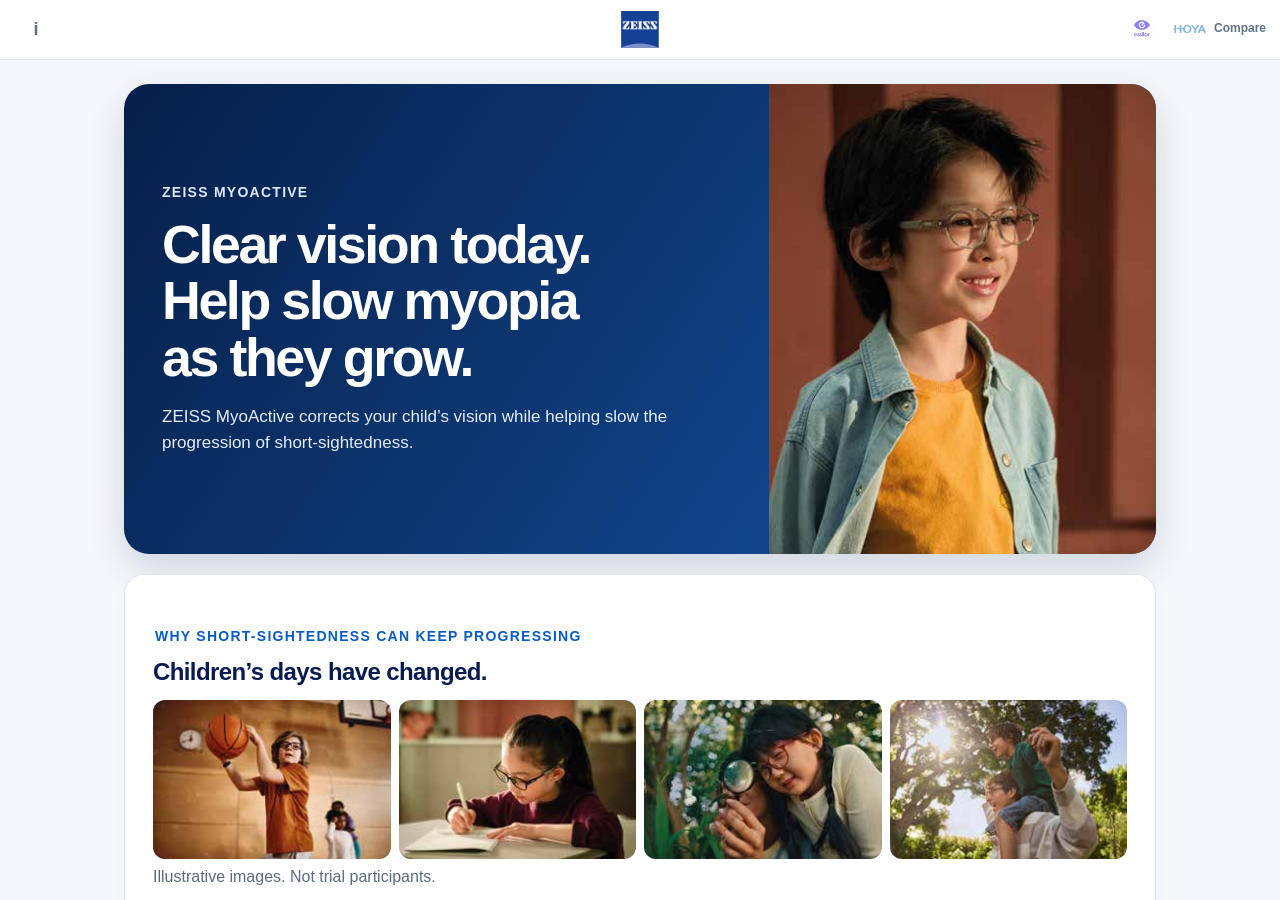
<file: index.html>
<!doctype html>
<html lang="en">
<head>
  <meta charset="utf-8">
  <meta name="viewport" content="width=device-width,initial-scale=1,viewport-fit=cover">
  <meta name="theme-color" content="#173a56">
  <meta name="maxiview-myopia-release" content="2026-11-25-r1.29-stable-selection">
  <title>Myopia Management · Maxiview</title>
  <meta name="description" content="Compare Essilor Stellest, HOYA MiYOSMART and ZEISS MyoActive lens choices at Maxiview Optometrist.">
  <link rel="stylesheet" href="hub.css">
  <link rel="stylesheet" href="model-themes.css">
  <script defer src="catalogues/hoya/catalogue-data.js"></script>
  <script defer src="catalogues/zeiss/catalogue-data.js"></script>
  <script defer src="catalogue-data.js"></script>
  <script defer src="consultation-copy.js"></script>
  <script defer src="hub.js"></script>
</head>
<body>
  <div class="hub-shell">
    <header class="hub-header">
      <h1 id="hubTitle" class="visually-hidden">Myopia management</h1>
      <button id="hubInfo" class="hub-info" type="button" aria-label="Product information">i</button>
      <button id="hubHome" class="hub-home" type="button" aria-label="Return to lens options" hidden>‹</button>
      <button id="activeBrandTitle" class="hub-active-brand" type="button" aria-label="ZEISS">
        <img id="activeBrandLogo" class="active-brand-logo" src="catalogues/zeiss/assets/zeiss-logo.png" alt="ZEISS">
      </button>
      <div id="compareBrandTitles" class="hub-compare-brands" role="group" aria-label="Open a brand catalogue" hidden>
        <button id="compare-title-stellest" class="compare-brand-title" type="button" data-brand-tab="stellest" aria-label="Open Essilor catalogue"><img class="active-brand-logo" src="catalogues/stellest/assets/essilor-logo.png" alt="Essilor"></button>
        <button id="compare-title-hoya" class="compare-brand-title" type="button" data-brand-tab="hoya" aria-label="Open HOYA catalogue"><img class="active-brand-logo" src="catalogues/hoya/assets/hoya-logo.png" alt="HOYA"></button>
        <button id="compare-title-zeiss" class="compare-brand-title" type="button" data-brand-tab="zeiss" aria-label="Open ZEISS catalogue"><img class="active-brand-logo" src="catalogues/zeiss/assets/zeiss-logo.png" alt="ZEISS"></button>
      </div>
      <nav class="hub-tabs" aria-label="Lens catalogues and comparison">
        <button id="tab-stellest" class="hub-tab brand-stellest" type="button" aria-controls="panel-stellest" data-tab="stellest" aria-label="Open Essilor catalogue"><img class="tab-brand-logo" src="catalogues/stellest/assets/essilor-logo.png" alt="Essilor"></button>
        <button id="tab-hoya" class="hub-tab brand-hoya" type="button" aria-controls="panel-hoya" data-tab="hoya" aria-label="Open HOYA catalogue"><img class="tab-brand-logo" src="catalogues/hoya/assets/hoya-logo.png" alt="HOYA"></button>
        <button id="tab-zeiss" class="hub-tab brand-zeiss" type="button" aria-controls="panel-zeiss" data-tab="zeiss" aria-label="Open ZEISS catalogue" hidden><img class="tab-brand-logo" src="catalogues/zeiss/assets/zeiss-logo.png" alt="ZEISS"></button>
        <button id="tab-compare" class="hub-tab" type="button" aria-controls="panel-compare" data-tab="compare">Compare</button>
      </nav>
    </header>
    <main class="hub-main">
      <section id="panel-stellest" class="brand-panel" role="tabpanel" aria-labelledby="tab-stellest"></section>
      <section id="panel-hoya" class="brand-panel" role="tabpanel" aria-labelledby="tab-hoya" hidden></section>
      <section id="panel-zeiss" class="brand-panel" role="tabpanel" aria-labelledby="tab-zeiss" hidden></section>
      <section id="panel-compare" class="comparison-panel" role="tabpanel" aria-labelledby="tab-compare" hidden>
        <div id="comparisonSticky" class="comparison-sticky-head" aria-hidden="true" hidden></div>
        <div id="comparisonContent" class="comparison-content" tabindex="0"><div id="comparisonBody"></div></div>
      </section>
    </main>
  </div>
  <div id="lensDialog" class="overlay" role="dialog" aria-modal="true" aria-labelledby="lensChooserTitle" aria-describedby="lensChooserHelp" hidden>
    <div class="dialog-sheet lens-sheet">
      <div class="dialog-head"><div><h2 id="lensChooserTitle" tabindex="-1">Choose a lens</h2><p id="lensChooserHelp"></p></div><button id="closeLensChooser" class="secondary-button" type="button" aria-label="Close lens chooser">×</button></div>
      <div id="lensChoices" class="lens-choices"></div>
      <div class="dialog-actions"><button id="cancelLensChooser" class="secondary-button" type="button">Cancel</button></div>
    </div>
  </div>
  <div id="frameDialog" class="overlay" role="dialog" aria-modal="true" aria-labelledby="frameTitle" hidden>
    <div class="dialog-sheet">
      <div class="dialog-head"><div><h2 id="frameTitle">Frame</h2><p id="frameIntro"></p></div><button id="closeFrame" class="secondary-button" type="button" aria-label="Close frame settings">×</button></div>
      <div class="frame-field"><label for="frameAmount">Frame</label><input id="frameAmount" type="number" inputmode="numeric" min="0" max="99999" step="1" placeholder="Not added"><button id="removeFrame" class="secondary-button" type="button" aria-label="Remove frame" title="Remove frame">✕</button></div>
      <button id="frameComplimentary" class="complimentary-button" type="button" aria-pressed="false">Make frame complimentary</button>
      <div class="dialog-total"><span>Frame</span><strong id="frameTotal">Not added</strong></div>
      <div class="dialog-actions"><button id="cancelFrame" class="secondary-button" type="button">Cancel</button><button id="saveFrame" class="primary-button" type="button">Apply frame</button></div>
    </div>
  </div>
  <div id="hubStatus" class="visually-hidden" role="status" aria-live="polite"></div>
  <div id="hubToast" class="hub-toast" role="status" aria-live="polite"></div>
  <noscript>This catalogue requires JavaScript to compare lenses and prepare labels.</noscript>
</body>
</html>
</file>
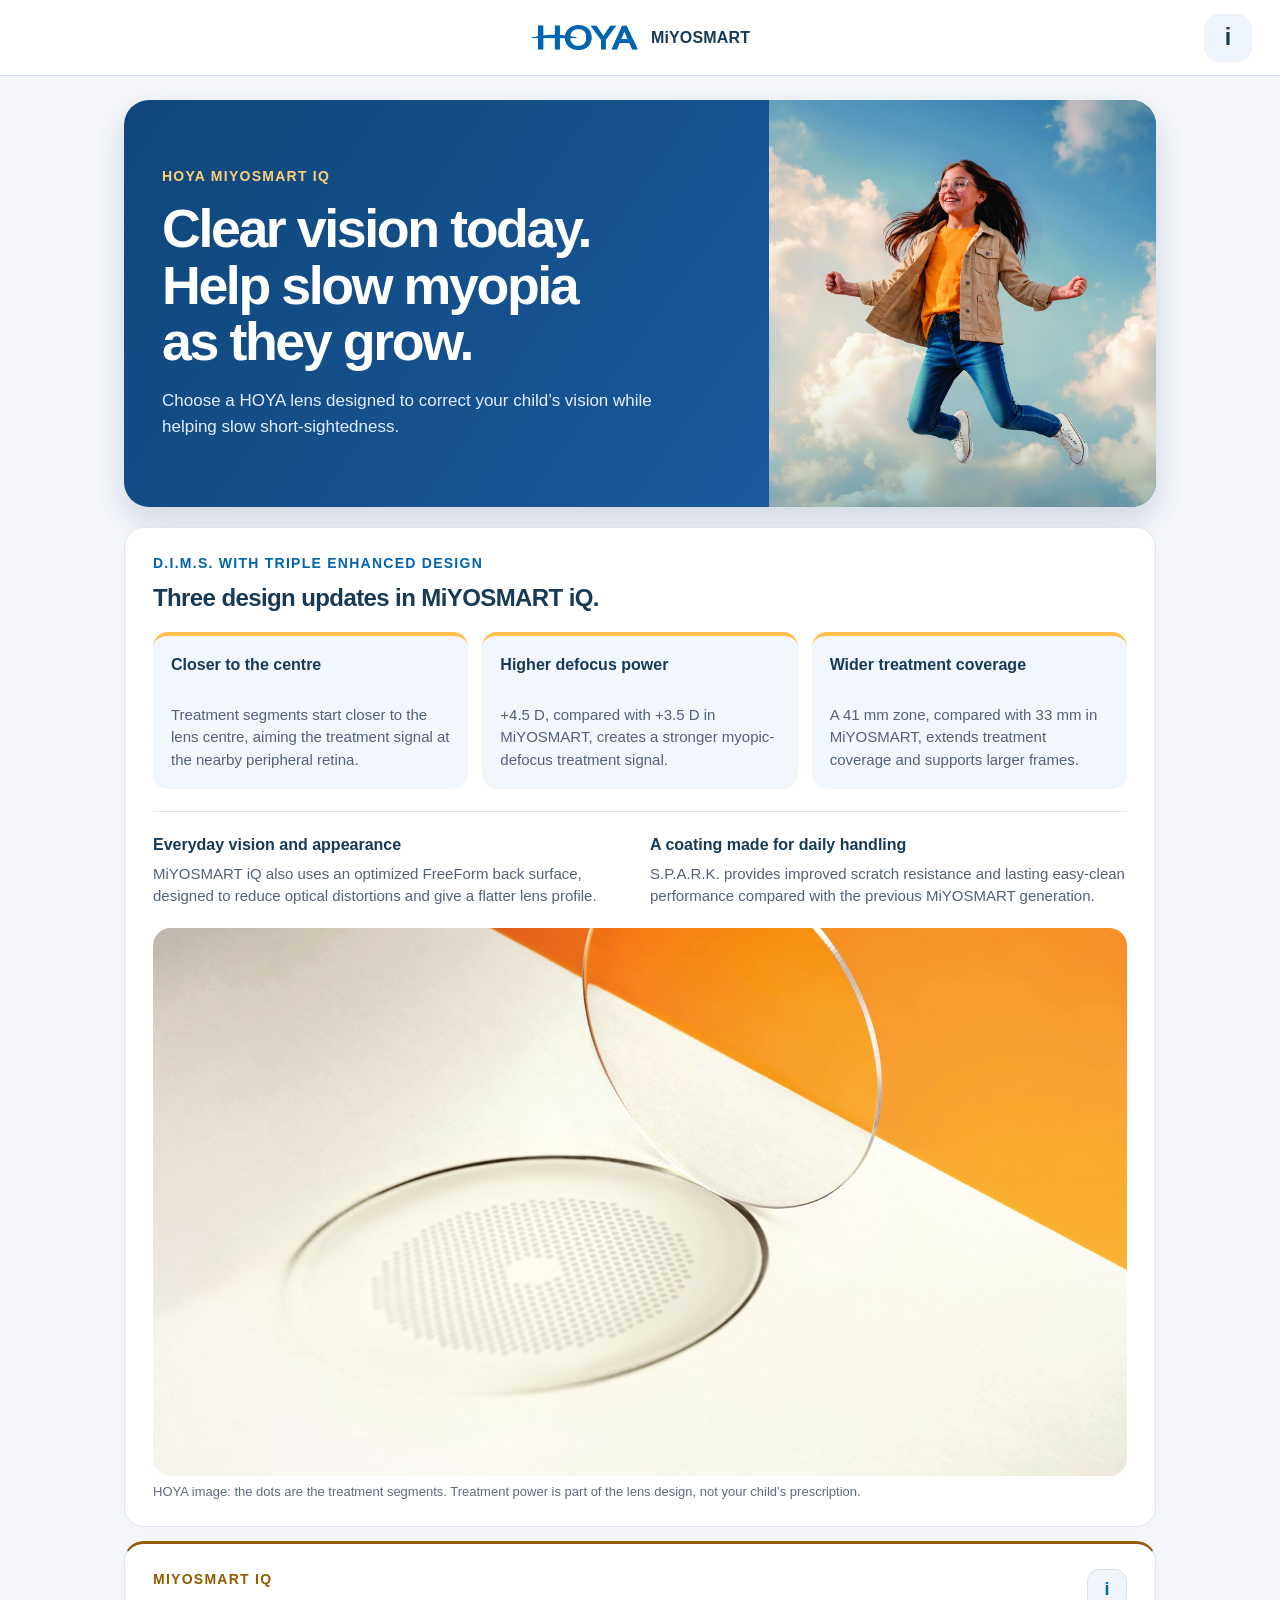
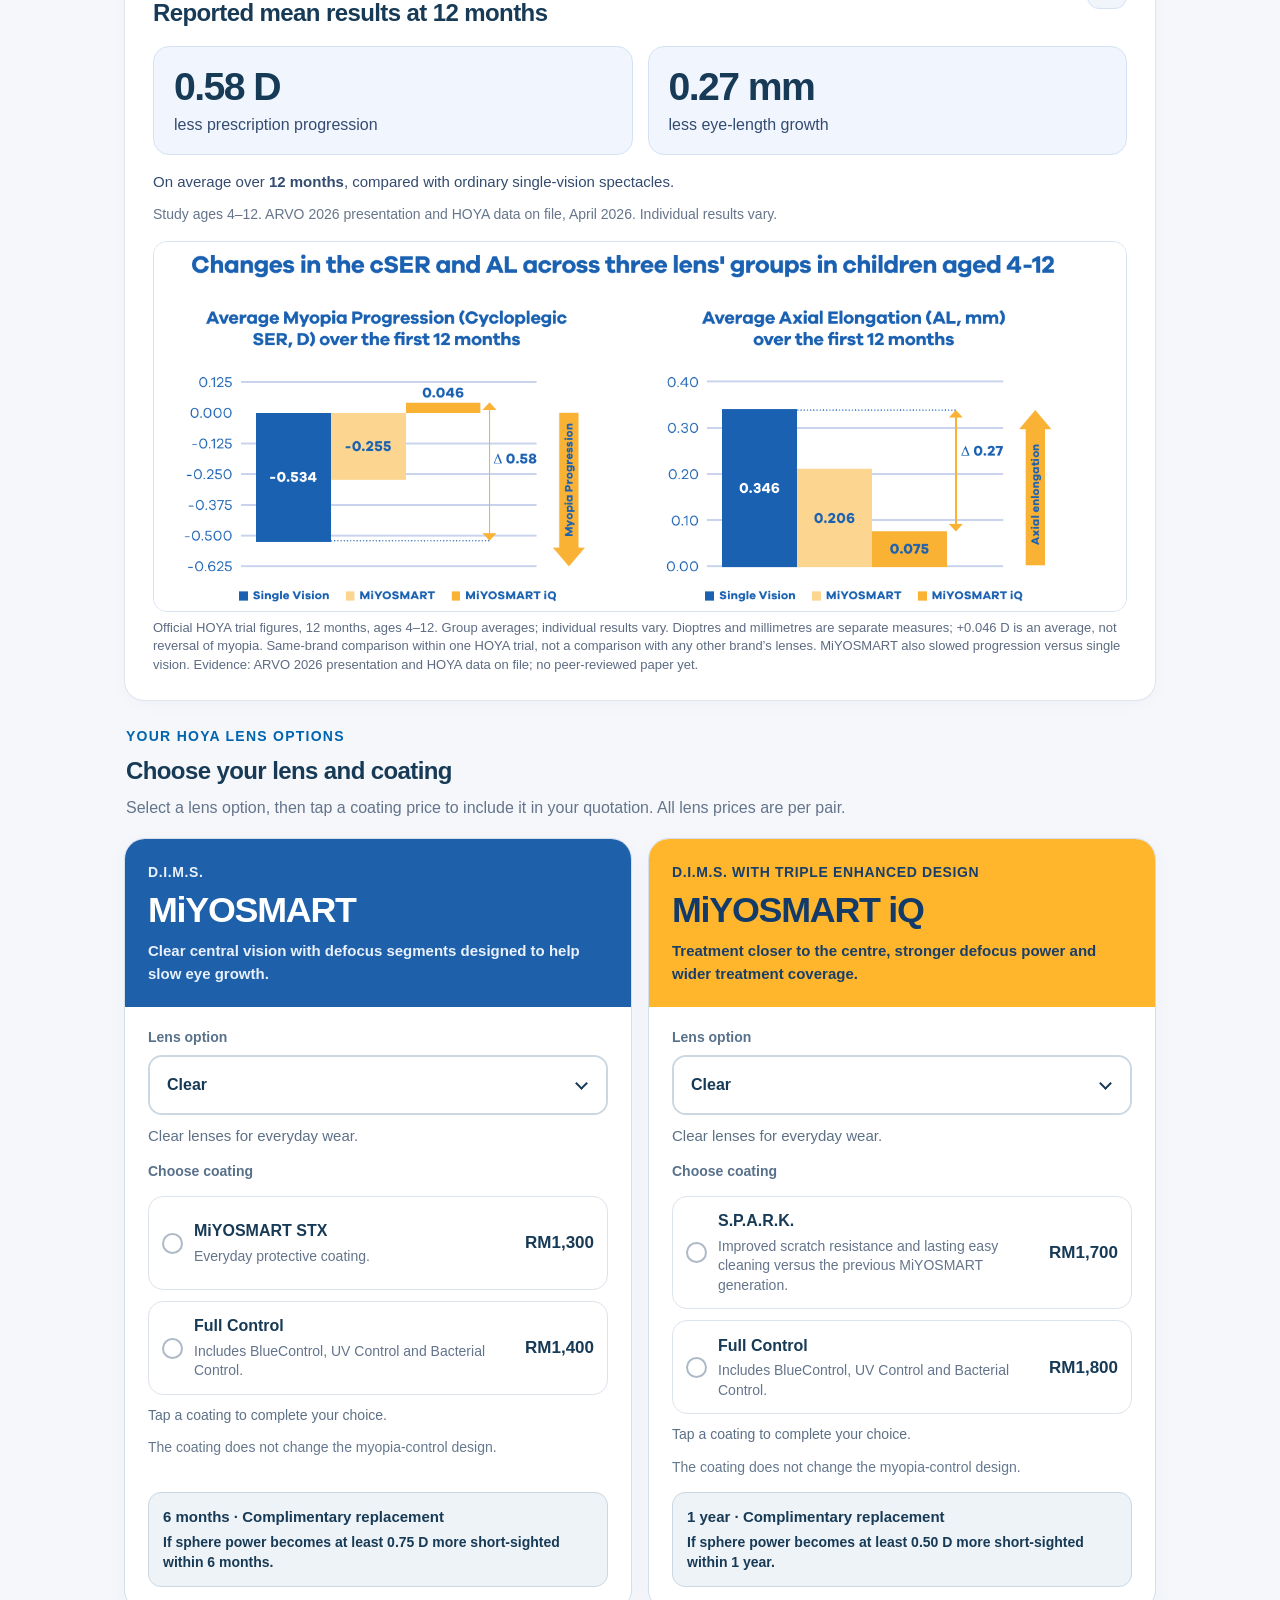
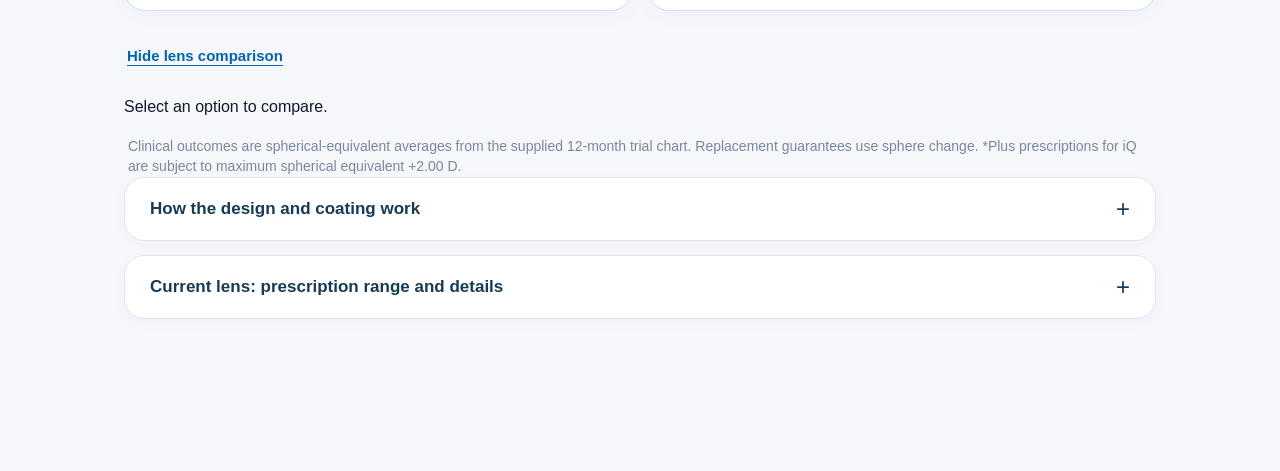
<file: catalogues/hoya/index.html>
<!doctype html>
<html lang="en">
<head>
  <meta charset="utf-8">
  <meta name="viewport" content="width=device-width,initial-scale=1,viewport-fit=cover">
  <meta name="theme-color" content="#0065af">
  <meta name="hoya-catalogue-release" content="2026-11-21-r1.6">
  <title>HOYA MiYOSMART · Maxiview</title>
  <meta name="description" content="HOYA MiYOSMART and MiYOSMART iQ consultation catalogue, lens coatings, biometry follow-up and quotation labels at Maxiview Optometrist.">
  <link rel="icon" href="assets/hoya-logo.png">
  <link rel="stylesheet" href="styles.css">
  <link rel="stylesheet" href="design.css">
  <link rel="stylesheet" href="../../model-themes.css">
  <link rel="stylesheet" href="../../print-feedback.css">
  <script defer src="catalogue-data.js"></script>
  <script defer src="comparison.js"></script>
  <script defer src="printer.js"></script>
  <script defer src="app.js"></script>
  <script defer src="../../bridge.js" data-brand="hoya"></script>
  <script defer src="../../print-feedback.js"></script>
</head>
<body>
  <header class="topbar">
    <button id="homeButton" class="icon-button invisible" type="button" aria-label="Return to HOYA lens options" onclick="goHome()">‹</button>
    <div class="topbar-brand"><img class="brand-logo" src="assets/hoya-logo.png" alt="HOYA"><span>MiYOSMART</span></div>
    <button class="icon-button" type="button" aria-label="Product information" onclick="openInfo()">i</button>
  </header>
  <main id="app" class="app"></main>

  <div id="frameOverlay" class="overlay" role="dialog" aria-modal="true" aria-labelledby="frameTitle" onclick="overlayClick(event,'frameOverlay')">
    <div class="sheet">
      <div class="sheet-head">
        <div><h2 id="frameTitle">Frame</h2><p>Enter the frame amount.</p></div>
        <button class="close-button" type="button" aria-label="Close" onclick="closeOverlay('frameOverlay')">×</button>
      </div>
      <div id="frameDisplay" class="frame-display">RM 0</div>
      <div class="keypad" aria-label="Frame keypad">
        <button type="button" onclick="frameKey('1')">1</button><button type="button" onclick="frameKey('2')">2</button><button type="button" onclick="frameKey('3')">3</button>
        <button type="button" onclick="frameKey('4')">4</button><button type="button" onclick="frameKey('5')">5</button><button type="button" onclick="frameKey('6')">6</button>
        <button type="button" onclick="frameKey('7')">7</button><button type="button" onclick="frameKey('8')">8</button><button type="button" onclick="frameKey('9')">9</button>
        <button type="button" onclick="frameKey('clear')">Clear</button><button type="button" onclick="frameKey('0')">0</button><button type="button" onclick="frameKey('back')">⌫</button>
      </div>
      <div class="sheet-actions">
        <button class="secondary-button" type="button" onclick="closeOverlay('frameOverlay')">Cancel</button>
        <button class="primary-button" type="button" onclick="confirmFrame()">Add frame</button>
      </div>
    </div>
  </div>

  <div id="infoOverlay" class="overlay" role="dialog" aria-modal="true" aria-labelledby="infoTitle" onclick="overlayClick(event,'infoOverlay')">
    <div class="sheet">
      <div class="sheet-head"><div><h2 id="infoTitle">About HOYA MiYOSMART</h2><p>Lens design, evidence and replacement terms.</p></div><button class="close-button" type="button" aria-label="Close information" onclick="closeOverlay('infoOverlay')">×</button></div>
      <div class="brochure-section" aria-label="Brochures and references">
        <p class="evidence-links"><a href="assets/hoya-clinical-evidence.pdf" target="_blank" rel="noopener">View HOYA clinical summary and references</a></p>
        <p class="evidence-links"><a href="assets/hoya-original-brochure.pdf" target="_blank" rel="noopener">Original HOYA trade brochure</a></p>
      </div>
      <div class="info-list">
        <div class="info-item"><strong>MiYOSMART iQ: 12-month results</strong>0.58 D less prescription progression and 0.27 mm less eye-length growth on average versus ordinary single-vision spectacles. Prescription progression was measured as cycloplegic spherical equivalent. Study ages 4–12. Results presented at ARVO 2026; HOYA data on file, April 2026. Individual results vary.</div>
        <div class="info-item"><strong>Understanding the two outcomes</strong>Dioptres (D) describe the change in short-sighted prescription; millimetres (mm) describe how much the eye grew in length. These are different outcomes, rather than a single treatment score.</div>
        <div class="info-item"><strong>What the 9-in-10 result means</strong>HOYA reports that 9 in 10 children aged 4–12 showed no clinically relevant myopia progression over the first 12 months of iQ wear. The brochure defines clinically relevant progression as spherical-equivalent refraction becoming at least 0.50 D more short-sighted. This threshold does not mean zero change or that every child stopped progressing. Individual results vary.</div>
        <div class="info-item"><strong>About the evidence</strong>The supplied HOYA brochure cites conference presentations and HOYA data on file. It states that a peer-reviewed publication will follow. Long-term D.I.M.S. platform research is background evidence and is not automatically an iQ trial.</div>
        <div class="info-item"><strong>MiYOSMART: figures from the same trial chart</strong>The reported mean spherical-equivalent changes were −0.255 D with MiYOSMART versus −0.534 D with single vision. Axial elongation was 0.206 mm versus 0.346 mm. The comparison table shows calculated differences of 0.28 D and 0.14 mm, rounded from this chart.</div>
        <div class="info-item"><strong>Triple Enhanced Design in iQ</strong>Treatment closer to the centre is intended to deliver the myopic-defocus signal to the near-peripheral retina. Higher defocus power strengthens that optical signal, and a larger zone extends treatment coverage, including for larger frames. iQ has a 6.9 mm clear zone, 41 mm treatment zone and +4.5 D defocus power; MiYOSMART has 9.4 mm, 33 mm and +3.5 D respectively. Defocus power is a treatment-design feature, not the child’s prescription.</div>
        <div class="info-item"><strong>FreeForm back surface: vision and profile</strong>iQ has an optimized aspherical back-surface design shaped using FreeForm technology, intended to reduce optical aberrations and provide a flatter lens profile. HOYA reports up to 10% lower edge thickness compared with a standard spectacle lens in its April 2026 technical data. The size of the benefit depends on the lens and prescription; it is not a promise for every pair. FreeForm is included for iQ in the brochure’s availability table.</div>
        <div class="info-item"><strong>S.P.A.R.K.: coating test results</strong>HOYA reports 50% greater scratch resistance and 5× greater water resistance than the previous MiYOSMART generation, based on its technical testing. The brochure references S.P.A.R.K. technical results from May 2026 and the STX MiYOSMART Green PAR assessment from June 2025. These are coating test comparisons, not additional clinical myopia-control results.</div>
        <div class="info-item"><strong>Lasting easy cleaning</strong>The brochure describes easy-clean performance after simulated wiping equivalent to nearly three years of daily use. This is a technical durability test, not a three-year guarantee or a promise of scratch-proof lenses.</div>
        <div class="info-item"><strong>MiYOSMART: 6-month replacement guarantee</strong>Complimentary replacement if sphere power becomes at least 0.75 D more short-sighted within 6 months (an additional −0.75 D or more).</div>
        <div class="info-item"><strong>MiYOSMART iQ: 1-year replacement guarantee</strong>Complimentary replacement if sphere power becomes at least 0.50 D more short-sighted within 1 year (an additional −0.50 D or more).</div>
        <div class="info-item"><strong>Sphere is the replacement criterion</strong>These replacement terms refer to sphere power. The clinical trial outcomes use cycloplegic spherical equivalent, which is a different measurement.</div>
        <div class="info-item"><strong>Prescription availability</strong>Both families are 1.59 polycarbonate, cylinder up to −4.00 D. MiYOSMART Clear supports sphere 0.00 D to −13.00 D (combined limit −13.00 D); original Chameleon and Sunbird support 0.00 D to −10.00 D (combined limit −10.00 D). iQ Clear and Chameleon support 0.00 D to −13.00 D (combined limit −13.00 D), plus +0.25 D to +4.00 D sphere subject to maximum spherical equivalent +2.00 D. Availability is confirmed when ordering.</div>
        <div class="info-item"><strong>Who it is for</strong>The iQ study included children from age four; suitability is confirmed individually by your optometrist.</div>
      </div>
      <p class="disclaimer">Myopia-control lenses help slow progression. Individual results vary. Your optometrist will confirm suitability and monitor progress.</p>
    </div>
  </div>

  <div id="printOverlay" class="overlay" role="dialog" aria-modal="true" aria-labelledby="printTitle" onclick="overlayClick(event,'printOverlay')">
    <div class="sheet print-sheet">
      <div class="sheet-head"><div><h2 id="printTitle">Print labels</h2><p>Preview your selected HOYA package.</p></div><button class="close-button" type="button" aria-label="Close print preview" onclick="closeOverlay('printOverlay')">×</button></div>
      <div id="printStatus" class="print-status" data-state="idle" role="status" aria-live="polite"><span class="print-status-dot" aria-hidden="true"></span><span class="print-status-text">Ready to connect to D520BT-Z</span></div>
      <section class="print-label-card"><h3>Quotation</h3><div id="labelPreview"></div><button id="printQuotationButton" class="primary-button print-action-button" type="button" onclick="printToD520('quotation')">Print Quotation</button></section>
      <section class="print-label-card"><h3>Replacement guarantee</h3><div id="warrantyPreview"></div><button id="printWarrantyButton" class="primary-button print-action-button" type="button" onclick="printToD520('warranty')">Print Guarantee</button></section>
      <section class="print-label-card"><h3>Follow-up booklet label</h3><div id="bookletPreview"></div><button id="printBookletButton" class="primary-button print-action-button" type="button" onclick="printToD520('booklet')">Print Booklet Label</button></section>
      <section class="print-label-card"><h3>Biometry follow-up extension</h3><div id="biometryExtensionPreview"></div><button id="printBiometryExtensionButton" class="primary-button print-action-button" type="button" onclick="printToD520('extension')">Print Biometry Follow-up Extension</button></section>
    </div>
  </div>

  <div id="toast" class="toast" role="status" aria-live="polite"></div>

  </body>
</html>
</file>
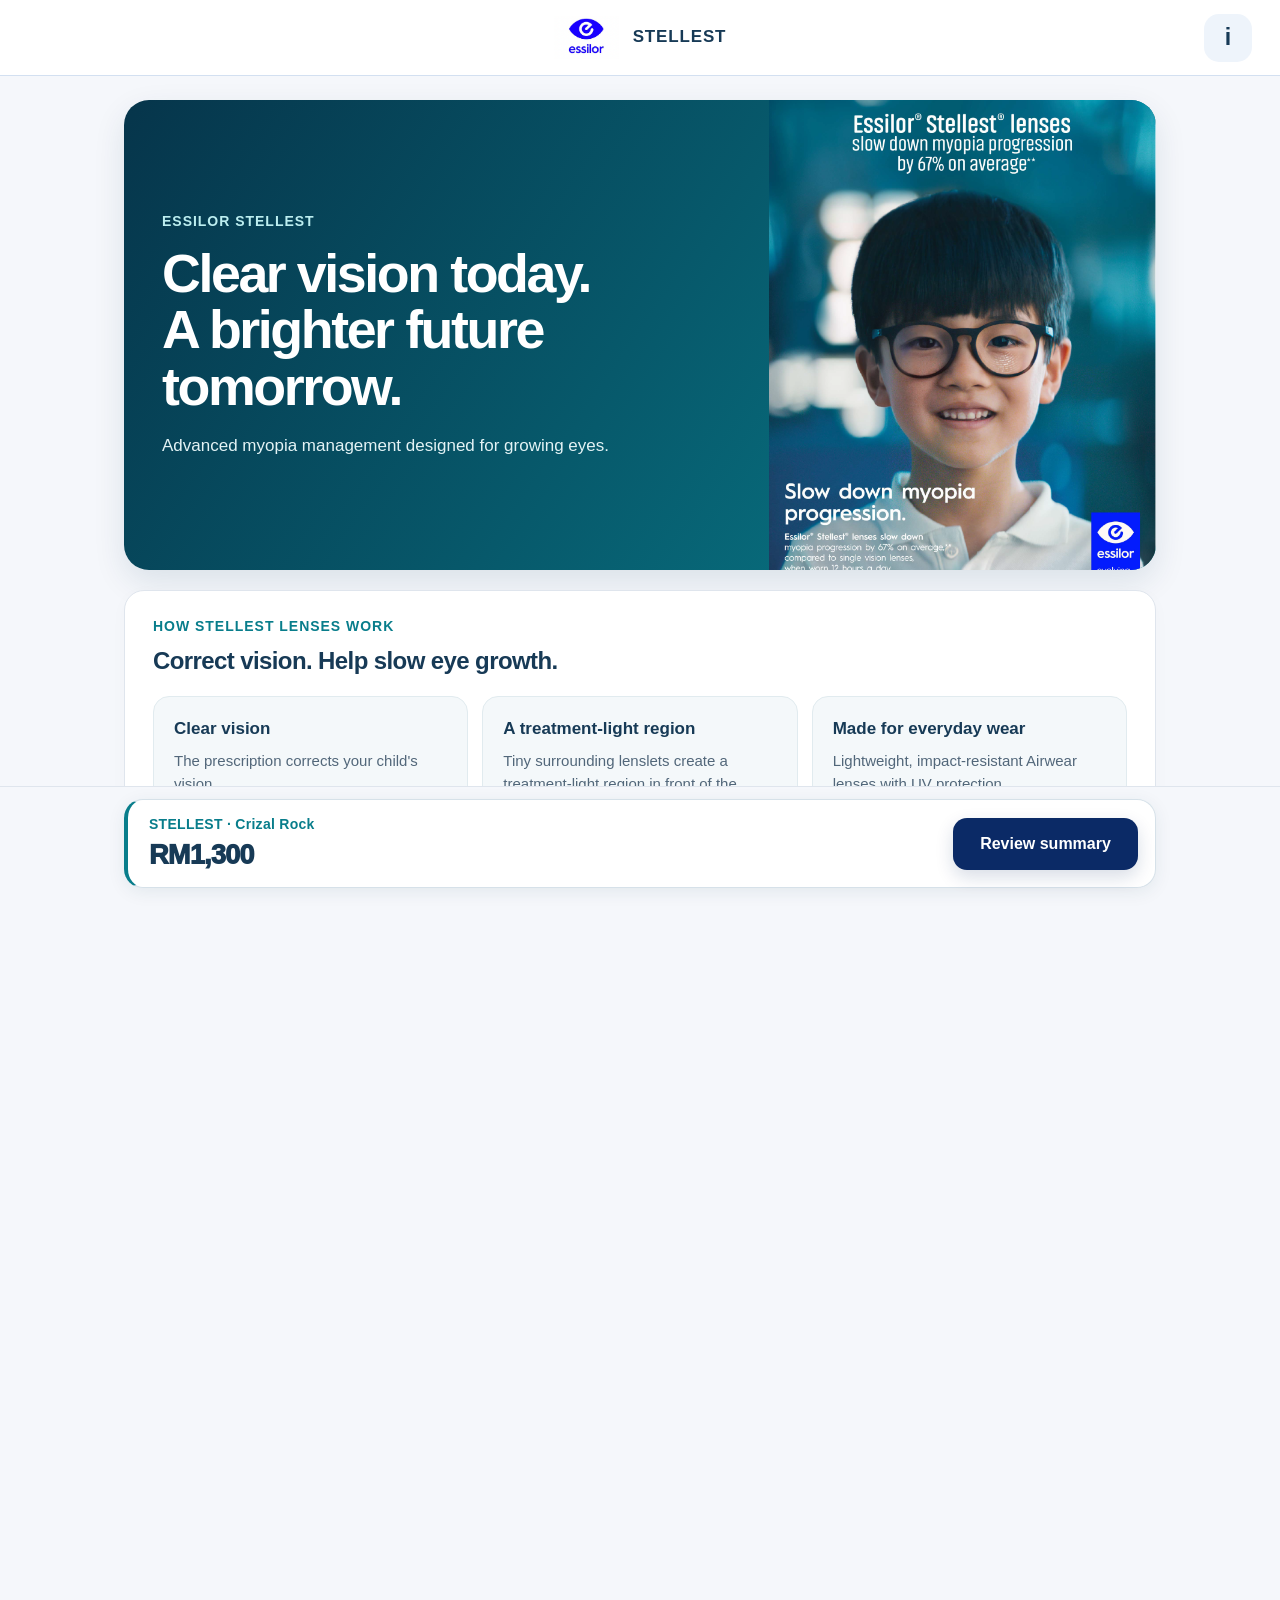
<file: catalogues/stellest/index.html>
<!doctype html>
<html lang="en">
<head>
  <meta charset="utf-8">
  <meta name="viewport" content="width=device-width,initial-scale=1,viewport-fit=cover">
  <meta name="theme-color" content="#071b52">
  <meta name="stellest-catalogue-release" content="2026-11-21-r1.33">
  <title>Stellest Catalogue</title>
  <meta name="description" content="Interactive Essilor Stellest and Stellest 2.0 consultation catalogue.">
  <link rel="icon" type="image/svg+xml" href="data:image/svg+xml,%3Csvg xmlns='http://www.w3.org/2000/svg' viewBox='0 0 64 64'%3E%3Crect width='64' height='64' rx='16' fill='%23071b52'/%3E%3Ccircle cx='32' cy='32' r='18' fill='none' stroke='%236bd4da' stroke-width='4'/%3E%3Ccircle cx='32' cy='32' r='7' fill='%23fff'/%3E%3C/svg%3E">
  <style>
    :root{
      --bg:#f7f9fc;
      --card:#fff;
      --ink:#071b52;
      --text:#111827;
      --muted:#64748b;
      --line:#e5e7eb;
      --blue:#0b2a66;
      --ios:#1266d6;
      --teal:#009ca6;
      --teal-soft:#eaf8f8;
      --total:#f1f6fd;
      --total-border:#c9d9ee;
      --shadow:0 10px 34px rgba(7,27,82,.08);
      --safe-bottom:max(18px,env(safe-area-inset-bottom));
    }
    *{box-sizing:border-box}
    html{font-size:16px;-webkit-tap-highlight-color:transparent}
    body{
      margin:0;
      min-height:100vh;
      background:var(--bg);
      color:var(--text);
      font-family:-apple-system,BlinkMacSystemFont,"Segoe UI",Roboto,Arial,sans-serif;
      -webkit-font-smoothing:antialiased;
    }
    button,input{font:inherit}
    button{cursor:pointer}
    a{color:var(--ios)}
    .topbar{
      position:sticky;
      top:0;
      z-index:30;
      min-height:78px;
      display:grid;
      grid-template-columns:70px 1fr 70px;
      align-items:center;
      padding:10px max(22px,env(safe-area-inset-right)) 10px max(22px,env(safe-area-inset-left));
      background:rgba(255,255,255,.94);
      border-bottom:1px solid rgba(201,217,238,.8);
      backdrop-filter:blur(18px);
    }
    .topbar-center{text-align:center;line-height:1.15}
    .brand-title{font-size:1.05rem;font-weight:900;letter-spacing:.13em;color:var(--ink)}
    .brand-sub{font-size:.72rem;font-weight:800;letter-spacing:.14em;color:var(--teal);margin-top:4px}
    .icon-button{
      width:48px;height:48px;border:0;border-radius:15px;background:#eef4fb;color:var(--ink);
      font-size:1.45rem;font-weight:800;display:flex;align-items:center;justify-content:center;
    }
    .icon-button:active{transform:scale(.97);background:#e4edf8}
    .icon-button.invisible{visibility:hidden}
    .app{
      width:min(1080px,100%);
      margin:0 auto;
      padding:26px 24px calc(120px + var(--safe-bottom));
    }
    .screen{animation:screenIn .2s ease both}
    @keyframes screenIn{from{opacity:0;transform:translateY(7px)}to{opacity:1;transform:none}}
    .hero{
      position:relative;
      min-height:230px;
      overflow:hidden;
      border-radius:26px;
      margin-bottom:20px;
      color:#fff;
      background:#063b65 url("assets/stellest-hero.png") center 57%/cover no-repeat;
      box-shadow:0 14px 36px rgba(3,44,81,.18);
    }
    .hero::after{content:"";position:absolute;inset:0;background:transparent;pointer-events:none}
    .hero-copy{position:relative;z-index:1;width:min(580px,70%);padding:24px 28px}
    .hero .eyebrow{display:inline-flex;padding:8px 11px;border-radius:999px;background:rgba(255,255,255,.94);color:var(--ink);box-shadow:0 5px 16px rgba(7,27,82,.1)}
    .eyebrow{font-size:.8rem;font-weight:900;letter-spacing:.16em;text-transform:uppercase;color:#8ee5e2}
    .hero h1{font-size:clamp(2rem,5vw,3.4rem);line-height:1.02;margin:10px 0 12px;letter-spacing:-.035em}
    .hero p{font-size:1.06rem;line-height:1.45;margin:0;color:rgba(255,255,255,.9)}
    .hero-badge{
      display:inline-flex;align-items:center;gap:8px;margin-top:20px;padding:9px 13px;
      border-radius:999px;background:rgba(255,255,255,.14);border:1px solid rgba(255,255,255,.25);
      font-size:.84rem;font-weight:800;
    }
    .catalogue-hero{
      min-height:310px;display:grid;grid-template-columns:minmax(0,1.18fr) minmax(330px,.82fr);
      overflow:hidden;border-radius:26px;margin-bottom:24px;background:linear-gradient(135deg,#071b52 0%,#087d8b 112%);
      box-shadow:0 14px 36px rgba(3,44,81,.16);
    }
    .catalogue-hero-copy{padding:38px 40px;display:flex;flex-direction:column;justify-content:center;color:#fff}
    .catalogue-hero-copy .eyebrow{color:#9be8e4}
    .catalogue-hero-copy h1{font-size:clamp(2.45rem,4.7vw,3.7rem);line-height:.98;letter-spacing:-.05em;margin:12px 0 15px}
    .catalogue-hero-copy p{font-size:1.05rem;line-height:1.45;color:rgba(255,255,255,.86);margin:0;max-width:34rem}
    .catalogue-hero-photo{width:100%;height:100%;min-height:310px;display:block;object-fit:cover;object-position:center 52%}
    .section-kicker{font-size:.82rem;font-weight:900;letter-spacing:.13em;text-transform:uppercase;color:var(--teal);margin:26px 2px 10px}
    .section-heading{display:flex;align-items:flex-end;justify-content:space-between;gap:18px;margin:0 2px 14px}
    .section-heading h2{font-size:1.62rem;color:var(--ink);margin:0;letter-spacing:-.025em}
    .section-heading p{margin:3px 0 0;color:var(--muted);line-height:1.4}
    .compare-link{
      border:1px solid #cad8ea;background:#fff;color:var(--ink);border-radius:13px;padding:11px 16px;
      font-weight:850;white-space:nowrap;
    }
    .compare-link:active{background:#eef5ff}
    .product-grid{display:grid;grid-template-columns:repeat(2,minmax(0,1fr));gap:16px}
    .product-card{
      position:relative;min-height:310px;text-align:left;border:1px solid var(--line);border-radius:23px;
      padding:26px;background:#fff;overflow:hidden;box-shadow:0 7px 25px rgba(7,27,82,.05);cursor:pointer;
      transition:transform .18s ease,box-shadow .18s ease,border-color .18s ease;
    }
    .product-card:hover{transform:translateY(-2px);box-shadow:var(--shadow);border-color:#c8d7ea}
    .product-card:active{transform:scale(.992)}
    .product-card.next{
      background:linear-gradient(145deg,#082459 0%,#0b3d7b 60%,#086d80 120%);
      color:#fff;border-color:#153e78;
    }
    .product-top{display:flex;justify-content:space-between;align-items:flex-start;gap:16px}
    .tech-pill{
      display:inline-flex;border-radius:999px;padding:7px 10px;background:var(--teal-soft);color:#007e87;
      font-size:.75rem;font-weight:900;letter-spacing:.1em;
    }
    .next .tech-pill{background:rgba(119,227,225,.14);color:#a4f2ed;border:1px solid rgba(164,242,237,.18)}
    .lens-orbit{position:relative;width:86px;height:86px;border:1px solid rgba(0,156,166,.35);border-radius:50%;flex:0 0 auto}
    .lens-orbit::before,.lens-orbit::after{content:"";position:absolute;border-radius:50%;border:1px solid rgba(0,156,166,.3)}
    .lens-orbit::before{inset:12px}.lens-orbit::after{inset:25px;background:radial-gradient(circle,#00a8b2 0 5px,transparent 6px)}
    .lens-orbit i{position:absolute;width:8px;height:8px;border-radius:50%;background:#ff6f80;box-shadow:36px 3px 0 #49cbd0,-28px 30px 0 #7cdade,38px 54px 0 #ff8c9a;left:16px;top:7px}
    .next .lens-orbit,.next .lens-orbit::before{border-color:rgba(151,236,235,.38)}
    .product-name{font-size:clamp(2rem,4.5vw,3.05rem);line-height:.96;margin:24px 0 7px;color:var(--ink);letter-spacing:-.05em}
    .next .product-name{color:#fff}
    .product-tagline{font-size:1rem;line-height:1.42;color:var(--muted);min-height:45px}
    .next .product-tagline{color:rgba(255,255,255,.78)}
    .stat-chips{display:flex;flex-wrap:wrap;gap:7px;margin-top:18px}
    .stat-chip{font-size:.78rem;font-weight:800;padding:7px 10px;background:#f1f5fa;color:#31415f;border-radius:999px}
    .next .stat-chip{background:rgba(255,255,255,.1);color:#eefbff;border:1px solid rgba(255,255,255,.12)}
    .product-bottom{display:flex;align-items:flex-end;justify-content:space-between;gap:14px;margin-top:23px}
    .from-label{font-size:.72rem;color:var(--muted);font-weight:800;text-transform:uppercase;letter-spacing:.09em}
    .next .from-label{color:rgba(255,255,255,.58)}
    .from-price{font-size:1.48rem;font-weight:900;color:var(--ink);margin-top:2px}
    .next .from-price{color:#fff}
    .card-arrow{
      width:44px;height:44px;border-radius:14px;background:#edf4fd;color:var(--ios);display:flex;
      align-items:center;justify-content:center;font-size:1.35rem;font-weight:900;
    }
    .next .card-arrow{background:rgba(255,255,255,.13);color:#fff}
    .quiet-note{margin:17px 4px 0;color:#7b879a;font-size:.82rem;line-height:1.45}
    .compare-note{margin-bottom:18px}
    .page-head{display:flex;align-items:flex-start;justify-content:space-between;gap:18px;margin:2px 2px 18px}
    .page-head h1{font-size:2rem;line-height:1.08;margin:0;color:var(--ink);letter-spacing:-.035em}
    .page-head p{margin:7px 0 0;color:var(--muted);line-height:1.45}
    .panel{background:var(--card);border:1px solid var(--line);border-radius:20px;padding:25px 28px;margin-bottom:14px}
    .panel-title{font-size:1.12rem;font-weight:900;color:var(--ink);margin:0}
    .panel-sub{font-size:.9rem;color:var(--muted);margin:5px 0 0;line-height:1.42}
    .compare-grid{display:grid;grid-template-columns:repeat(2,minmax(0,1fr));gap:16px;align-items:stretch}
    .compare-card{
      display:flex;flex-direction:column;background:#fff;border:1px solid var(--line);border-radius:22px;
      overflow:hidden;box-shadow:0 7px 24px rgba(7,27,82,.05);transition:border-color .16s ease,box-shadow .16s ease;
    }
    .compare-card.selected{border-color:#8ab5ed;box-shadow:0 0 0 3px rgba(18,102,214,.08),0 9px 28px rgba(7,27,82,.09)}
    .compare-card-head{
      min-height:136px;padding:25px;color:#fff;background:linear-gradient(135deg,#057f88,#11aab1);
      display:flex;flex-direction:column;justify-content:flex-end;
    }
    .compare-card-head.next{background:linear-gradient(135deg,#08265e,#0d5991)}
    .compare-card-head .eyebrow{color:rgba(255,255,255,.72)}
    .compare-card-head h2{font-size:clamp(1.95rem,4vw,2.25rem);line-height:1;letter-spacing:-.04em;margin:7px 0 0;white-space:nowrap}
    .compare-card-body{display:flex;flex:1;flex-direction:column;padding:8px 25px 24px}
    .fact-row{display:flex;justify-content:space-between;gap:20px;padding:17px 0;border-bottom:1px solid #edf0f4;align-items:flex-start}
    .fact-lenslets{min-height:88px}
    .fact-rings{min-height:100px}
    .fact-design{min-height:150px}
    .fact-row:last-child{border-bottom:0}
    .fact-label{color:var(--muted);font-size:.87rem;font-weight:750}
    .fact-value{text-align:right;color:var(--ink);font-weight:900;line-height:1.35;max-width:62%}
    .efficacy-box{min-height:232px;margin:16px 0 2px;border-radius:17px;background:var(--total);border:1px solid var(--total-border);padding:17px}
    .efficacy-value{font-size:1.18rem;line-height:1.35;color:var(--ink);font-weight:900}
    .study-context{font-size:.82rem;line-height:1.45;color:var(--muted);margin:9px 0 0}
    .material-note{margin:12px 0 0;font-size:.9rem;line-height:1.45;color:var(--muted)}
    .fact-value small{display:block;font-size:.78rem;font-weight:650;margin-top:5px}
    .study-link{display:inline-flex;margin-top:10px;font-weight:850;text-decoration:none}
    .study-link:hover{text-decoration:underline}
    .bundle-section{margin-top:auto;padding-top:20px}
    .bundle-heading{display:flex;align-items:flex-end;justify-content:space-between;gap:12px}
    .bundle-title{font-size:.94rem;font-weight:900;color:var(--ink)}
    .bundle-note{font-size:.72rem;font-weight:800;color:var(--muted);white-space:nowrap}
    .bundle-options{display:grid;gap:10px;margin-top:11px}
    .bundle-option{
      width:100%;min-height:76px;border:1px solid #dce3ec;background:#fff;border-radius:15px;padding:12px 13px;
      display:grid;grid-template-columns:22px 1fr auto;align-items:center;gap:10px;text-align:left;color:var(--text);
      transition:border-color .16s ease,box-shadow .16s ease,background .16s ease;
    }
    .bundle-option.selected{border:2px solid var(--ios);padding:11px 12px;background:#f7fbff;box-shadow:0 0 0 3px rgba(18,102,214,.07)}
    .bundle-radio{width:21px;height:21px;border-radius:50%;border:2px solid #aeb9c8;background:#fff}
    .bundle-option.selected .bundle-radio{border-color:var(--ios);background:var(--ios);box-shadow:inset 0 0 0 5px #fff}
    .bundle-name{display:block;font-size:.92rem;font-weight:900;color:var(--ink)}
    .bundle-copy{display:block;font-size:.72rem;line-height:1.35;color:var(--muted);margin-top:3px}
    .bundle-price{font-size:1rem;font-weight:950;color:var(--ink);white-space:nowrap}
    .replacement-terms{display:flex;flex-direction:column;gap:7px;background:#fff8eb;border:1px solid #f8d690;border-radius:17px;padding:17px 18px;margin-top:18px}
    .replacement-terms strong{font-size:1rem;font-weight:800;line-height:1.4;color:#505851}
    .replacement-terms span{font-size:.9375rem;line-height:1.5;color:#686e69}
    .primary-button,.secondary-button{
      border:0;border-radius:14px;min-height:50px;padding:13px 22px;font-weight:900;font-size:1rem;
    }
    .primary-button{background:var(--blue);color:#fff;box-shadow:0 7px 18px rgba(11,42,102,.16)}
    .primary-button:active{transform:scale(.985);background:#071f51}
    .secondary-button{background:#edf3fa;color:var(--ink)}
    .wide-button{width:100%}
    .comparison-actions{display:grid;grid-template-columns:repeat(2,minmax(0,1fr));gap:16px;margin-top:16px}
    .product-switch{display:inline-grid;grid-template-columns:1fr 1fr;gap:4px;background:#eaf0f7;padding:4px;border-radius:14px}
    .product-switch button{border:0;background:transparent;color:#536179;border-radius:11px;padding:9px 13px;font-size:.82rem;font-weight:850}
    .product-switch button.active{background:#fff;color:var(--ink);box-shadow:0 2px 8px rgba(7,27,82,.08)}
    .config-banner{
      position:relative;overflow:hidden;border-radius:23px;margin-bottom:14px;padding:27px 30px;color:#fff;
      background:linear-gradient(135deg,#057d86,#0ba8ae);box-shadow:0 10px 28px rgba(0,125,134,.14);
    }
    .config-banner.next{background:linear-gradient(135deg,#081f54,#0b4f88)}
    .config-banner::after{
      content:"";position:absolute;right:-50px;top:-75px;width:260px;height:260px;border-radius:50%;
      border:1px solid rgba(255,255,255,.23);box-shadow:0 0 0 34px rgba(255,255,255,.05),0 0 0 70px rgba(255,255,255,.04);
    }
    .config-banner>*{position:relative;z-index:1}
    .config-banner h1{font-size:clamp(2.55rem,6vw,4.7rem);line-height:.93;letter-spacing:-.055em;margin:9px 0 10px}
    .banner-facts{display:flex;flex-wrap:wrap;gap:8px;margin-top:18px}
    .banner-fact{padding:8px 11px;border-radius:999px;background:rgba(255,255,255,.13);border:1px solid rgba(255,255,255,.14);font-size:.79rem;font-weight:850}
    .option-grid{display:grid;grid-template-columns:repeat(2,minmax(0,1fr));gap:12px;margin-top:18px}
    .option-card{
      position:relative;border:1px solid #dce3ec;background:#fff;border-radius:17px;padding:18px;text-align:left;
      min-height:132px;color:var(--text);transition:border-color .16s ease,box-shadow .16s ease,background .16s ease;
    }
    .option-card.selected{border:2px solid var(--ios);padding:17px;background:#f7fbff;box-shadow:0 0 0 3px rgba(18,102,214,.07)}
    .option-card .check{
      position:absolute;right:15px;top:15px;width:23px;height:23px;border-radius:50%;border:2px solid #aeb9c8;background:#fff;
    }
    .option-card.selected .check{border-color:var(--ios);background:var(--ios);box-shadow:inset 0 0 0 5px #fff}
    .option-name{font-size:1.03rem;font-weight:900;color:var(--ink);padding-right:30px}
    .option-copy{font-size:.84rem;color:var(--muted);line-height:1.4;margin-top:8px}
    .option-price{font-size:1.2rem;font-weight:900;color:var(--ink);margin-top:13px}
    .row-action{
      width:100%;border:0;background:transparent;padding:0;display:grid;grid-template-columns:1fr auto;
      align-items:center;gap:18px;text-align:left;color:inherit;
    }
    .row-label{font-size:1.08rem;line-height:1.3;font-weight:800;color:#52617a}
    .row-sub{font-size:.84rem;color:var(--muted);margin-top:4px}
    .row-value{font-size:1.05rem;line-height:1.3;font-weight:800;color:var(--ink);white-space:nowrap}
    .frame-hold{position:relative;overflow:hidden;user-select:none;-webkit-user-select:none}
    .frame-hold::after{content:"";position:absolute;left:0;right:100%;bottom:0;height:3px;background:var(--ios);border-radius:999px}
    .frame-hold.pressing::after{right:0;transition:right .85s linear}
    .frame-clear{border:0;background:#f0f3f7;color:#64748b;border-radius:10px;padding:7px 10px;font-size:.8rem;font-weight:850;margin-left:8px}
    .bio-heading-wrap{display:flex;align-items:center;justify-content:space-between;gap:16px}
    .bio-title{
      position:relative;overflow:hidden;border:0;background:transparent;padding:2px 0;text-align:left;color:#52617a;
      font:inherit;font-size:1.08rem;line-height:1.3;font-weight:800;letter-spacing:0;user-select:none;-webkit-user-select:none;
    }
    .bio-title::after{
      content:"";position:absolute;left:0;right:100%;bottom:0;height:3px;background:var(--ios);border-radius:999px;
    }
    .bio-title.pressing::after{right:0;transition:right .85s linear}
    .hold-hint{font-size:.76rem;color:#7d899a;font-weight:750;text-align:right}
    .follow-list{margin-top:10px;border-top:1px solid #edf0f4}
    .follow-row{
      width:100%;border:0;background:transparent;display:grid;grid-template-columns:24px 1fr auto;gap:10px;
      align-items:center;padding:11px 0;border-bottom:1px solid #edf0f4;text-align:left;color:inherit;
    }
    .follow-row:last-child{border-bottom:0}
    .tick{width:20px;height:20px;border-radius:6px;border:2px solid #aeb9c8;background:#fff;display:flex;align-items:center;justify-content:center;color:#fff;font-size:.7rem;font-weight:850}
    .follow-row.selected .tick{background:var(--ios);border-color:var(--ios)}
    .follow-name{font-size:.9rem;line-height:1.3;font-weight:700;color:#33415a}
    .follow-status{font-size:1.05rem;line-height:1.3;font-weight:800;color:var(--ink);text-align:right}
    .complimentary-stack{display:flex;flex-direction:column;align-items:flex-end;gap:4px}
    .complimentary-stack s{font-size:.79rem;color:#8b96a7}
    .complimentary-pill{display:inline-flex;border-radius:999px;padding:5px 8px;background:#e7f1ff;color:#0b5bd3;font-size:.68rem;font-weight:950;letter-spacing:.035em}
    .sticky-total{
      position:sticky;bottom:max(12px,var(--safe-bottom));z-index:20;display:grid;grid-template-columns:1fr auto;
      gap:18px;align-items:center;background:rgba(241,246,253,.96);border:1px solid var(--total-border);
      border-radius:20px;padding:15px 17px 15px 21px;box-shadow:0 12px 34px rgba(7,27,82,.17);backdrop-filter:blur(16px);
      margin-top:16px;
    }
    .total-label{font-size:.78rem;font-weight:900;letter-spacing:.08em;text-transform:uppercase;color:#5a6a82}
    .total-value{font-size:1.7rem;font-weight:950;letter-spacing:-.03em;color:var(--ink);margin-top:2px}
    .sticky-total .primary-button{min-width:185px}
    .summary-card{background:#fff;border:1px solid var(--line);border-radius:23px;overflow:hidden;box-shadow:var(--shadow)}
    .summary-hero{padding:28px 30px;color:#fff;background:linear-gradient(135deg,#057d86,#0ba8ae)}
    .summary-hero.next{background:linear-gradient(135deg,#081f54,#0b4f88)}
    .summary-hero h1{font-size:clamp(2.8rem,7vw,5.2rem);line-height:.91;letter-spacing:-.06em;margin:9px 0 5px}
    .summary-body{padding:8px 24px 16px}
    .summary-row{display:grid;grid-template-columns:1fr auto;gap:18px;padding:12px 0;border-bottom:1px solid #edf0f4;align-items:center}
    .summary-row:last-child{border-bottom:0}
    .summary-row-label{font-size:1.08rem;line-height:1.3;color:#52617a;font-weight:800}
    .summary-row-value{font-size:1.05rem;line-height:1.3;text-align:right;color:var(--ink);font-weight:800}
    .summary-grand{
      margin:18px 0 0;padding:20px 22px;border:1px solid var(--total-border);border-radius:18px;background:var(--total);
      display:flex;justify-content:space-between;align-items:center;color:var(--ink);
    }
    .summary-grand span:first-child{font-weight:850}
    .summary-grand strong{font-size:2rem;letter-spacing:-.035em}
    .summary-controls{margin-top:10px}
    .summary-controls .panel{padding:16px 24px;margin-bottom:10px}
    .summary-controls .panel:last-child{margin-bottom:0}
    .summary-card .row-sub{font-size:.98rem;line-height:1.3;margin-top:5px;color:#66758d}
    .summary-total{margin-top:14px}
    .summary-actions{display:grid;grid-template-columns:1fr 1.3fr;gap:12px;margin-top:15px}
    .overlay{
      display:none;position:fixed;inset:0;z-index:100;background:rgba(5,18,44,.38);padding:24px;
      align-items:center;justify-content:center;backdrop-filter:blur(4px);
    }
    .overlay.open{display:flex}
    .sheet{
      width:min(560px,100%);max-height:min(90vh,900px);overflow:auto;background:#fff;border-radius:24px;padding:24px;
      box-shadow:0 24px 70px rgba(5,18,44,.28);
    }
    .sheet-head{display:flex;justify-content:space-between;align-items:flex-start;gap:16px;margin-bottom:18px}
    .sheet-head h2{font-size:1.45rem;color:var(--ink);margin:0}
    .sheet-head p{margin:5px 0 0;color:var(--muted);line-height:1.4}
    .close-button{border:0;background:#eef3f8;color:var(--ink);width:42px;height:42px;border-radius:13px;font-size:1.25rem;font-weight:900}
    .frame-display{background:#f4f7fb;border:1px solid #dce3ec;border-radius:16px;padding:18px;text-align:right;font-size:2rem;font-weight:950;color:var(--ink);margin-bottom:13px}
    .keypad{display:grid;grid-template-columns:repeat(3,1fr);gap:9px}
    .keypad button{border:0;border-radius:14px;min-height:58px;background:#f1f4f8;color:var(--ink);font-size:1.18rem;font-weight:900}
    .keypad button:active{transform:scale(.98);background:#e4ecf7}
    .sheet-actions{display:grid;grid-template-columns:1fr 1fr;gap:10px;margin-top:13px}
    .info-list{display:grid;gap:10px;margin-top:15px}
    .info-item{padding:14px 15px;background:#f5f8fc;border:1px solid #e1e7ef;border-radius:14px;line-height:1.4}
    .info-item strong{display:block;color:var(--ink);margin-bottom:3px}
    .evidence-links{display:grid;gap:10px;margin:16px 0 0}
    .evidence-links a{display:block;padding:12px 14px;border:1px solid #dce5f2;border-radius:12px;background:#f5f8fc;color:var(--ink);font-weight:800;line-height:1.4;text-decoration:none}
    .reference-details{margin-top:16px}
    .reference-details summary{cursor:pointer;padding:12px 0;color:var(--ink);font-weight:850}
    .label-preview-wrap{overflow-x:auto;padding:8px 0 18px}
    .label-preview-grid{display:flex;gap:16px;width:max-content;min-width:100%;justify-content:center}
    .label-preview{
      width:240px;height:360px;background:#fff;border:1px solid #d1d5db;box-shadow:0 10px 28px rgba(0,0,0,.12);
      padding:16px 15px;color:#000;font-family:Arial,sans-serif;display:flex;flex-direction:column;
    }
    .label-quotation{padding:0;overflow:hidden}
    .quotation-art{display:block;width:100%;height:100%;object-fit:contain;image-rendering:auto}
    .label-warranty{width:360px;height:240px;max-width:100%;padding:0;overflow:hidden}
    .guarantee-art{display:block;width:100%;height:100%;object-fit:contain;image-rendering:auto}
    .booklet-print-block{width:360px;max-width:100%;margin:22px auto 0;display:flex;flex-direction:column;gap:10px}
    .booklet-print-block .print-action-button{width:100%}
    .label-booklet{width:360px;height:240px;max-width:100%;padding:0;overflow:hidden}
    .booklet-art{display:block;width:100%;height:100%;object-fit:contain;image-rendering:auto}
    .print-status{
      display:flex;align-items:center;gap:10px;min-height:48px;margin-top:2px;padding:12px 14px;
      border:1px solid #dce3ec;border-radius:14px;background:#f5f8fc;color:#526075;font-size:.88rem;font-weight:850;
    }
    .print-status-dot{width:9px;height:9px;border-radius:50%;background:#8290a5;flex:0 0 auto}
    .print-status[data-state="busy"] .print-status-dot{background:#1676d2;animation:statusPulse 1s ease-in-out infinite}
    .print-status[data-state="success"]{color:#17633d;background:#eef9f3;border-color:#c6ead5}
    .print-status[data-state="success"] .print-status-dot{background:#1f9d61}
    .print-status[data-state="error"]{color:#9e2f2f;background:#fff3f3;border-color:#f0caca}
    .print-status[data-state="error"] .print-status-dot{background:#d64545}
    .print-action-button:disabled{opacity:.56;cursor:wait;transform:none}
    .print-sheet-head{justify-content:flex-end;margin-bottom:10px}
    @keyframes statusPulse{50%{opacity:.35;transform:scale(.75)}}
    .toast{
      position:fixed;left:50%;bottom:max(94px,calc(env(safe-area-inset-bottom) + 80px));z-index:150;
      transform:translate(-50%,15px);opacity:0;pointer-events:none;background:rgba(17,24,39,.95);color:#fff;
      padding:11px 16px;border-radius:999px;font-size:.86rem;font-weight:850;box-shadow:0 10px 28px rgba(0,0,0,.2);
      transition:opacity .18s ease,transform .18s ease;
    }
    .toast.show{opacity:1;transform:translate(-50%,0)}
    @media(max-width:760px){
      .app{padding:18px 14px calc(110px + var(--safe-bottom))}
      .topbar{grid-template-columns:54px 1fr 54px;padding-left:12px;padding-right:12px}
      .product-grid,.comparison-actions{grid-template-columns:1fr}
      .hero{min-height:238px}
      .hero-copy{width:86%;padding:27px 24px}
      .hero h1{font-size:2.25rem}
      .product-card{min-height:285px}
      .section-heading{align-items:flex-start;flex-direction:column}
      .compare-link{width:100%}
      .option-grid{grid-template-columns:1fr}
      .panel{padding:21px 19px}
      .page-head{flex-direction:column}
      .sticky-total{grid-template-columns:1fr auto;padding:13px 13px 13px 17px}
      .sticky-total .primary-button{min-width:0;padding-left:15px;padding-right:15px}
      .summary-actions{grid-template-columns:1fr}
      .summary-hero,.summary-body{padding-left:21px;padding-right:21px}
      .compare-card-head{min-height:124px}
      .catalogue-hero{grid-template-columns:minmax(0,1fr) minmax(255px,40%);min-height:270px}
      .catalogue-hero-copy{padding:28px 25px}
      .catalogue-hero-copy h1{font-size:2.2rem}
      .catalogue-hero-photo{min-height:270px}
    }
    /* Shared content rows keep the two products aligned as copy wraps. */
    @supports (grid-template-rows:subgrid){
      @media(min-width:641px){
        .compare-grid{grid-template-rows:repeat(7,auto);row-gap:0;align-items:stretch}
        .compare-card{display:grid;grid-template-rows:subgrid;grid-row:span 7;row-gap:0;min-width:0}
        .compare-card-head{grid-row:1}
        .compare-card-body{display:grid;grid-template-rows:subgrid;grid-row:2 / span 6;row-gap:0;min-width:0}
        .compare-card-body>.bundle-section{margin-top:0}
      }
    }
    @media(min-width:641px) and (max-width:900px){
      .fact-lenslets{min-height:108px}
      .fact-design{min-height:190px}
    }
    @media(max-width:640px){
      .compare-grid{grid-template-columns:1fr}
      .catalogue-hero{grid-template-columns:1fr}
      .catalogue-hero-photo{height:245px;min-height:245px;object-position:center 49%}
      .fact-lenslets,.fact-rings,.fact-design{min-height:0}
    }
    @media(max-width:440px){
      .brand-title{font-size:.9rem}.brand-sub{font-size:.63rem}
      .hero-copy{width:100%}
      .hero::after{background:transparent}
      .config-banner h1{font-size:2.8rem}
      .hold-hint{max-width:120px}
      .total-value{font-size:1.45rem}
    }
  </style>
  <link rel="stylesheet" href="design.css">
  <link rel="stylesheet" href="../../model-themes.css">
  <link rel="stylesheet" href="../../print-feedback.css">
  <script defer src="../../bridge.js" data-brand="stellest"></script>
  <script defer src="../../print-feedback.js"></script>
</head>
<body>
  <header class="topbar">
    <button id="homeButton" class="icon-button invisible" type="button" aria-label="Return to lens comparison" onclick="goHome()">‹</button>
    <div class="topbar-brand"><img class="brand-logo" src="assets/essilor-logo.png" alt="Essilor"><span>STELLEST</span></div>
    <button class="icon-button" type="button" aria-label="Product information and original brochures" onclick="openInfo()">i</button>
  </header>
  <div id="catalogueViewport" class="catalogue-viewport" role="region" aria-label="Lens catalogue" tabindex="0"><main id="app" class="app"></main></div>
  <footer id="consultationDock" class="consultation-dock" hidden></footer>

  <div id="frameOverlay" class="overlay" role="dialog" aria-modal="true" aria-labelledby="frameTitle" onclick="overlayClick(event,'frameOverlay')">
    <div class="sheet">
      <div class="sheet-head">
        <div><h2 id="frameTitle">Frame</h2><p>Enter the frame amount.</p></div>
        <button class="close-button" type="button" aria-label="Close" onclick="closeOverlay('frameOverlay')">×</button>
      </div>
      <div id="frameDisplay" class="frame-display">RM 0</div>
      <div class="keypad" aria-label="Frame keypad">
        <button type="button" onclick="frameKey('1')">1</button><button type="button" onclick="frameKey('2')">2</button><button type="button" onclick="frameKey('3')">3</button>
        <button type="button" onclick="frameKey('4')">4</button><button type="button" onclick="frameKey('5')">5</button><button type="button" onclick="frameKey('6')">6</button>
        <button type="button" onclick="frameKey('7')">7</button><button type="button" onclick="frameKey('8')">8</button><button type="button" onclick="frameKey('9')">9</button>
        <button type="button" onclick="frameKey('clear')">Clear</button><button type="button" onclick="frameKey('0')">0</button><button type="button" onclick="frameKey('back')">⌫</button>
      </div>
      <div class="sheet-actions">
        <button class="secondary-button" type="button" onclick="closeOverlay('frameOverlay')">Cancel</button>
        <button class="primary-button" type="button" onclick="confirmFrame()">Add frame</button>
      </div>
    </div>
  </div>

  <div id="infoOverlay" class="overlay" role="dialog" aria-modal="true" aria-labelledby="infoTitle" onclick="overlayClick(event,'infoOverlay')">
    <div class="sheet">
      <div class="sheet-head">
        <div><h2 id="infoTitle">About Stellest lenses</h2><p>Study details and original brochures.</p></div>
        <button class="close-button" type="button" aria-label="Close" onclick="closeOverlay('infoOverlay')">×</button>
      </div>
      <p class="evidence-links"><a href="assets/stellest-brochure.pdf" target="_blank" rel="noopener noreferrer">Original Stellest brochure ↗</a></p>
      <div class="info-list">
        <div class="info-item"><strong>What the lenses do</strong>The prescription corrects vision. Surrounding lenslets create a region of treatment light in front of the retina, designed to help slow eye growth.</div>
        <div class="info-item"><strong>Stellest: prescription progression</strong>The 67% average reduction is a two-year result versus single-vision lenses for children reporting at least 12 hours of daily wear. The trial recruited children aged 8–13 in China and measured cycloplegic spherical-equivalent refraction. This is a study average, with individual variation.</div>
        <div class="info-item"><strong>Stellest 2.0: eye-length growth</strong>About 47% less estimated cumulative eye-length growth versus original Stellest: 0.121 mm versus 0.228 mm over one year. This was a separate Singapore crossover trial in 50 children aged 6–10, with each eye switching design after six months. It had no single-vision control group.</div>
        <div class="info-item"><strong>Understanding the two results</strong>Prescription progression measures changes in lens power; axial growth measures eye length in millimetres. The studies used different outcomes, comparators and durations, so their percentages must be interpreted separately.</div>
        <div class="info-item"><strong>For everyday wear</strong>Airwear 1.59 is a lightweight, impact-resistant lens material with UV protection. Coating choice adds surface benefits; it does not change the myopia-control lens design.</div>
        <div class="info-item"><strong>Local product availability</strong>Sphere +2.00 D to −12.00 D; cylinder up to −4.00 D. Availability is distinct from study enrolment ranges and requires an optometrist’s assessment.</div>
      </div>
      <details class="reference-details"><summary>Optometrist references</summary>
        <div class="info-list">
          <div class="info-item"><strong>Stellest 2.0 percentage: pending wording check</strong>The existing about 47% claim is retained. The earlier review suggested about 46%; the paper wording still needs confirmation before any change.</div>
          <div class="info-item"><strong>Airwear material comparisons: footnote check pending</strong>The existing up-to impact resistance, weight and thickness figures are retained. Confirm the exact reference material and laboratory test basis from the original brochure footnotes.</div>
          <div class="info-item"><strong>Stellest 2.0 lenslet count: source record</strong>The comparison retains 1,190 lenslets, or 169 more than original Stellest. The source for this exact commercial count is pending confirmation. Source status is recorded here for optometrist reference.</div>
          <div class="info-item"><strong>Stellest 2.0: study limits and geometry</strong>Eye length was the primary endpoint. Exploratory prescription differences were not significant within either phase; refraction was non-cycloplegic. Both trial designs had 11 rings. Commercial Stellest 2.0 has 12 rings to support a wider diameter and broader frame choice; the added ring was not the tested variable. The crossover had no washout period.</div>
          <div class="info-item"><strong>H.A.L.T. MAX optical design</strong>Increased lenslet power and asphericity produce a deeper treatment-light region farther in front of the retina. The manufacturer’s “twice the signal” refers to treatment-volume depth, not doubled prescription power or doubled clinical efficacy.</div>
          <div class="info-item"><strong>U.S. practitioner instructions</strong>The supplied U.S. IFU recommends at least 10 hours a day, six days a week. This regional guidance is separate from the local brochure’s ≥12-hour study subgroup and must not be used as the wearing condition for its 67% claim.</div>
        </div>
        <p class="evidence-links"><a href="assets/stellest-practitioner-ifu.pdf" target="_blank" rel="noopener noreferrer">Practitioner instructions (U.S.) ↗</a><a href="https://jamanetwork.com/journals/jamaophthalmology/fullarticle/2790589" target="_blank" rel="noopener noreferrer">Original Stellest two-year study ↗</a><a href="https://doi.org/10.1167/tvst.14.11.9" target="_blank" rel="noopener noreferrer">H.A.L.T. MAX crossover study ↗</a><a href="https://static1.squarespace.com/static/5f583b7d5823001210ebd15a/t/6a03ecc2a881e05c0e499d20/1778642114932/STELLEST%2B2.0%2BPRESS%2BRELEASE.pdf" target="_blank" rel="noopener noreferrer">Stellest 2.0 manufacturer press kit (ANZ) ↗</a></p>
      </details>
    </div>
  </div>

  <div id="printOverlay" class="overlay" role="dialog" aria-modal="true" aria-label="Print labels" onclick="overlayClick(event,'printOverlay')">
    <div class="sheet">
      <div class="sheet-head print-sheet-head">
        <button class="close-button" type="button" aria-label="Close" onclick="closeOverlay('printOverlay')">×</button>
      </div>
      <div class="label-preview-wrap"><div id="labelPreview" class="label-preview-grid"></div></div>
      <div id="printStatus" class="print-status" data-state="idle" role="status" aria-live="polite">
        <span class="print-status-dot" aria-hidden="true"></span><span class="print-status-text">Ready to connect to D520BT-Z</span>
      </div>
      <div class="sheet-actions">
        <button id="printQuotationButton" class="primary-button print-action-button" type="button" onclick="printToD520('quotation')">Print Label</button>
        <button id="printWarrantyButton" class="primary-button print-action-button" type="button" onclick="printToD520('warranty')">Print Guarantee</button>
      </div>
      <div class="booklet-print-block">
        <div id="bookletPreview"></div>
        <button id="printBookletButton" class="primary-button print-action-button" type="button" onclick="printToD520('booklet')">Print Booklet Label</button>
      </div>
      <div class="booklet-print-block">
        <div id="biometryExtensionPreview"></div>
        <button id="printBiometryExtensionButton" class="primary-button print-action-button" type="button" onclick="printToD520('extension')">Print Biometry Follow-up Extension</button>
      </div>
    </div>
  </div>

  <div id="toast" class="toast" role="status" aria-live="polite"></div>

  <script>
    "use strict";

    var PRODUCTS = {
      stellest:{
        key:"stellest",
        name:"STELLEST",
        tech:"H.A.L.T.",
        lenslets:"1,021",
        rings:"11",
        extra:"",
        efficacy:"67% less prescription progression on average over two years versus single-vision lenses, in children wearing the lenses at least 12 hours a day.",
        outcome:"Prescription progression study",
        studyContext:"Study ages 8–13, China. Spherical-equivalent prescription change.",
        study:"https://jamanetwork.com/journals/jamaophthalmology/fullarticle/2790589",
        design:"Highly aspherical lenslets arranged across 11 concentric rings.",
        prices:{rock:1300,prevencia:1400}
      },
      stellest2:{
        key:"stellest2",
        name:"STELLEST 2.0",
        tech:"H.A.L.T. MAX",
        lenslets:"1,190",
        rings:"12",
        extra:"169 additional lenslets",
        lensletNote:"Lenslet count pending source confirmation",
        efficacy:"About 47% less estimated cumulative eye-length growth versus original Stellest in a separate one-year crossover study.",
        outcome:"Eye-length growth study",
        studyContext:"50 children aged 6–10 in Singapore. Each eye switched lens design after six months.",
        design:"Higher mean lenslet power and asphericity create a deeper treatment-light region farther in front of the retina.",
        prices:{rock:1700,prevencia:1800},
        study:"https://doi.org/10.1167/tvst.14.11.9"
      }
    };

    var COATINGS = {
      rock:{name:"Crizal Rock",copy:"Durable scratch and smudge resistance for active everyday wear."},
      prevencia:{name:"Crizal Prevencia",copy:"Blue-violet light filtering with long-lasting lens protection."}
    };

    var state = {
      screen:"compare",
      product:"stellest",
      coating:"rock",
      frame:null,
      frameComplimentary:false,
      frameDraft:"",
      followups:{one:true,two:true},
      complimentary:false,
      compareOpen:true
    };

    var toastTimer = null;
    var holdTimer = null;
    var holdCompleted = false;
    var frameHoldTimer = null;
    var frameHoldCompleted = false;

    function currentProduct(){ return PRODUCTS[state.product]; }
    function money(value){ return "RM" + Math.round(Number(value)||0).toLocaleString("en-MY"); }
    function coatingPrice(){ return currentProduct().prices[state.coating]; }
    function followupTotal(){
      if(state.complimentary) return 0;
      return (state.followups.one?120:0) + (state.followups.two?120:0);
    }
    function frameIncluded(){ return state.frame!==null || state.frameComplimentary; }
    function frameTotal(){ return state.frameComplimentary ? 0 : (Number(state.frame)||0); }
    function grandTotal(){ return coatingPrice() + frameTotal() + followupTotal(); }
    function coatingName(){ return COATINGS[state.coating].name; }

    function setScreen(name){
      state.screen = name==="summary" ? "summary" : "compare";
      render();
      document.getElementById("catalogueViewport").scrollTop = 0;
    }
    function goHome(){ setScreen("compare"); }
    function openCompare(){ setScreen("compare"); }
    function openConfig(key){
      state.product = key;
      state.screen = "compare";
      render();
      document.getElementById("catalogueViewport").scrollTop = 0;
    }
    function switchProduct(key){
      state.product = key;
      render();
    }
    function selectCoating(key){
      state.coating = key;
      render();
    }
    function selectBundle(productKey,coatingKey){
      state.product = productKey;
      state.coating = coatingKey;
      render();
    }
    function openSummary(){ setScreen("summary"); }
    function toggleLensComparison(){ state.compareOpen = !state.compareOpen; render(); }

    function render(){
      var activeId = document.activeElement && document.activeElement.id;
      var app = document.getElementById("app");
      var homeButton = document.getElementById("homeButton");
      homeButton.classList.toggle("invisible",state.screen==="compare");
      if(state.screen==="summary") app.innerHTML = summaryHtml();
      else app.innerHTML = compareHtml();
      var dock = document.getElementById("consultationDock");
      dock.hidden = state.screen!=="compare";
      dock.innerHTML = dock.hidden ? "" : compareReviewHtml();
      bindBiometryHold();
      bindFrameHold();
      updatePrintAreas();
      syncCatalogueLayout();
      if(activeId && document.getElementById(activeId)) document.getElementById(activeId).focus({preventScroll:true});
    }

    function syncCatalogueLayout(){
      var viewport = document.getElementById("catalogueViewport");
      var dock = document.getElementById("consultationDock");
      dock.style.setProperty("--catalogue-gutter", Math.max(0,viewport.offsetWidth-viewport.clientWidth) + "px");
      if(window.CSS && window.CSS.supports("grid-template-rows","subgrid")) return;
      document.querySelectorAll(".family-build-grid, .clinical-results, .mechanism-points").forEach(function(grid){
        var groups = {};
        grid.querySelectorAll("[data-align]").forEach(function(item){
          item.style.minHeight = "";
          (groups[item.dataset.align] || (groups[item.dataset.align]=[])).push(item);
        });
        var cards = grid.children;
        if(cards.length<2 || Math.abs(cards[0].getBoundingClientRect().top-cards[1].getBoundingClientRect().top)>1) return;
        Object.keys(groups).forEach(function(key){
          var items = groups[key];
          var height = Math.max.apply(null,items.map(function(item){return item.getBoundingClientRect().height}));
          items.forEach(function(item){item.style.minHeight = height + "px"});
        });
      });
    }

    if(window.addEventListener) window.addEventListener("resize",syncCatalogueLayout);
    if(typeof ResizeObserver!=="undefined"){
      var catalogueResizeObserver = new ResizeObserver(syncCatalogueLayout);
      catalogueResizeObserver.observe(document.getElementById("catalogueViewport"));
    }

    function homeHtml(){
      return '<section class="screen">' +
        '<div class="hero">' +
          '<div class="hero-copy">' +
            '<div class="eyebrow">Essilor myopia management</div>' +
          '</div>' +
        '</div>' +
        '<div class="section-heading">' +
          '<div><div class="section-kicker">Select a lens</div><h2>Two levels of myopia management</h2><p>Tap a product to configure its coating, frame and follow-up plan.</p></div>' +
          '<button class="compare-link" type="button" onclick="openCompare()">Compare both lenses</button>' +
        '</div>' +
        '<div class="product-grid">' + productCard(PRODUCTS.stellest) + productCard(PRODUCTS.stellest2) + '</div>' +
      '</section>';
    }

    function productCard(p){
      var next = p.key==="stellest2";
      return '<article class="product-card ' + (next?'next':'') + '" role="button" tabindex="0" aria-label="Configure ' + p.name + '" onclick="openConfig(\'' + p.key + '\')" onkeydown="productCardKey(event,\'' + p.key + '\')">' +
        '<div class="product-top"><span class="tech-pill">' + p.tech + '</span><span class="lens-orbit" aria-hidden="true"><i></i></span></div>' +
        '<h2 class="product-name">' + p.name + '</h2>' +
        '<div class="product-tagline">' + p.efficacy + '</div>' +
        '<div class="stat-chips">' + (p.lenslets?'<span class="stat-chip">' + p.lenslets + ' lenslets</span>':'') + '<span class="stat-chip">' + p.rings + ' rings</span></div>' +
        '<div class="product-bottom"><div><div class="from-label">From · per pair</div><div class="from-price">' + money(p.prices.rock) + '</div></div><span class="card-arrow">›</span></div>' +
      '</article>';
    }

    function productCardKey(event,key){
      if(event.key==="Enter" || event.key===" "){
        event.preventDefault();
        openConfig(key);
      }
    }

    function compareHtml(){
      return '<section class="screen">' +
        '<div class="catalogue-hero"><div class="catalogue-hero-copy"><div class="eyebrow">Essilor Stellest</div><h1>Clear vision today.<br>A brighter future tomorrow.</h1><p>Advanced myopia management designed for growing eyes.</p></div><img class="catalogue-hero-photo" src="assets/stellest-hero.png" alt="Child wearing Essilor Stellest lenses" fetchpriority="high"></div>' +
        '<section class="panel mechanism-panel" aria-labelledby="mechanism-title"><div class="section-kicker">How Stellest lenses work</div><h2 id="mechanism-title">Correct vision. Help slow eye growth.</h2>' +
          '<div class="mechanism-points"><div><h3 data-align="mechanism-title">Clear vision</h3><p data-align="mechanism-copy">The prescription corrects your child\'s vision.</p></div><div><h3 data-align="mechanism-title">A treatment-light region</h3><p data-align="mechanism-copy">Tiny surrounding lenslets create a treatment-light region in front of the retina, designed to help slow eye growth.</p></div><div><h3 data-align="mechanism-title">Made for everyday wear</h3><p data-align="mechanism-copy">Lightweight, impact-resistant Airwear lenses with UV protection.</p></div></div>' + figuresHtml() + '</section>' +
        '<section class="panel clinical-panel" aria-labelledby="clinical-title"><div class="clinical-heading"><div><div class="section-kicker">Clinical findings</div><h2 id="clinical-title">Understand the result for each lens.</h2></div><button class="info-button" type="button" onclick="openInfo()" aria-label="Clinical evidence and original brochures">i</button></div>' +
          '<div class="clinical-results">' + clinicalCard(PRODUCTS.stellest) + clinicalCard(PRODUCTS.stellest2) + '</div></section>' + resultsDetailHtml() + moreDetailHtml() +
        '<section class="coating-section" aria-labelledby="coating-title"><div class="section-heading"><div><div class="section-kicker">Your Stellest lens options</div><h2 id="coating-title">Choose your lens and coating</h2><p>Tap a coating price to include that lens pair in your quotation. All lens prices are per pair.</p></div></div>' +
          '<div class="family-build-grid">' + compareCard(PRODUCTS.stellest) + compareCard(PRODUCTS.stellest2) + '</div>' +
          '<button id="lensCompareButton" class="comparison-toggle" type="button" aria-expanded="' + state.compareOpen + '" aria-controls="lensComparison" onclick="toggleLensComparison()">' + (state.compareOpen?'Hide detailed lens comparison':'Compare lens specifications and prices') + '</button>' +
          '<div id="lensComparison"' + (state.compareOpen?'':' hidden') + '>' + (state.compareOpen?comparisonTableHtml():'') + '</div></section>' +
      '</section>';
    }

    function figuresHtml(){
      return '<div class="fig-block"><div class="fig-row"><figure class="fig-main"><img src="assets/stellest-fig-central-focus.jpg" alt="Light passing through the clear central zone of the lens focuses sharply on the retina" loading="lazy"><figcaption><strong>Clear in the centre.</strong> Light through the clear central zone focuses on the retina for sharp vision.</figcaption></figure>' +
        '<figure class="fig-side"><img src="assets/stellest-fig-layout.jpg" alt="Lens layout: clear central zone surrounded by rings of lenslets" loading="lazy"><figcaption>Clear centre, surrounded by rings of lenslets. Shown for original Stellest (11 rings); Stellest 2.0 has 12 rings.</figcaption></figure></div>' +
        '<figure class="fig-wide"><img src="assets/stellest-fig-defocus-volume.jpg" alt="Light through the surrounding lenslets creates a volume of myopic defocus in front of the retina" loading="lazy"><figcaption><strong>Treatment light, in front of the retina.</strong> Light passing through all the lenslets creates a volume of myopic defocus, designed to help slow eye growth.</figcaption></figure>' +
        '<p class="fig-credit">Manufacturer illustrations (original Stellest), from the Essilor Stellest practitioner instructions.</p></div>';
    }
    function resultsDetailHtml(){
      function tile(big,label,sub){ return '<div class="rd-tile"><strong>'+big+'</strong><span>'+label+'</span><small>'+sub+'</small></div>'; }
      function bar(label,v,max,cls,txt){ return '<div class="rd-bar"><span class="rd-bar-label">'+label+'</span><span class="rd-bar-track"><span class="rd-bar-fill '+cls+'" style="width:'+(v/max*100).toFixed(1)+'%"></span></span><span class="rd-bar-value">'+txt+'</span></div>'; }
      return '<section class="panel results-detail" aria-labelledby="rd-title"><div class="section-kicker">Original Stellest</div><h2 id="rd-title">Results in more detail</h2>' +
        '<p class="rd-intro">Two-year trial versus single-vision lenses, children aged 8–13 in China. Reductions in prescription progression:</p>' +
        '<div class="rd-grid">' + tile('55%','all children in the study','0.80 D less progression') + tile('67%','children wearing them 12+ hours a day','0.99 D less progression') + '</div>' +
        '<div class="rd-grid">' + tile('50%','all children in the study','0.35 mm less eye-length growth') + tile('60%','children wearing them 12+ hours a day','0.41 mm less eye-length growth') + '</div>' +
        '<p class="rd-note">Wear time was self-reported and the 12-hour group is a subgroup of the study. Group averages; individual results vary.</p>' +
        '<div class="rd-chart" role="img" aria-label="Stellest 2.0 compared with original Stellest over 12 months: eye-length growth 0.121 millimetres with Stellest 2.0 and 0.228 millimetres with original Stellest."><div class="rd-chart-title">Stellest 2.0 · 12-month eye-length growth</div>' +
        bar('Original Stellest',0.228,0.228,'orig','0.228 mm') + bar('Stellest 2.0',0.121,0.228,'max','0.121 mm') +
        '<p class="rd-note">Compared with original Stellest, not with ordinary lenses. A separate one-year crossover study in 50 children aged 6–10 in Singapore. Not comparable with the figures above.</p></div></section>';
    }
    function moreDetailHtml(){
      return '<details class="panel more-detail"><summary>Lens design, safety and materials</summary>' +
        '<h3>How one lenslet works</h3><figure class="fig-wide"><img src="assets/stellest-fig-lenslet.jpg" alt="A single aspherical lenslet distributes light across a range in front of the retina" loading="lazy"><figcaption>Manufacturer illustration (original Stellest): one lenslet spreads light across a range in front of the retina instead of a single point.</figcaption></figure>' +
        '<h3>Safety</h3><p class="rd-note">In the original two-year trial, no severe adverse events were reported; two mild events were judged unrelated to the lens. The Stellest 2.0 one-year study reported no device-related adverse events. This does not mean any lens is risk-free.</p>' +
        '<h3>Everyday wear: Airwear</h3><div class="aw-grid"><div><strong>Up to 40×</strong><span>more impact resistant</span></div><div><strong>Up to 16%</strong><span>lighter</span></div><div><strong>Up to 21%</strong><span>thinner</span></div><div><strong>380 nm</strong><span>UV cut-off</span></div></div>' +
        '<p class="rd-note">Impact-resistant, not unbreakable. Comparisons are against a reference lens material as footnoted in the original brochure; see the brochure for the test basis.</p>' +
        '<h3>Who the studies covered</h3><p class="rd-note">Original Stellest trial: ages 8–13. Stellest 2.0 crossover study: ages 6–10. The U.S. practitioner instructions list ages 6–12 and −0.75 D to −4.50 D; these are U.S. indications and separate from local availability.</p></details>';
    }

    function clinicalCard(p){
      var next = p.key==="stellest2";
      var result = p.efficacy.replace(next?"About 47%":"67%","");
      return '<article class="clinical-stat" data-model-theme="' + p.key + '"><h3 data-align="clinical-title">' + p.name + '</h3><div class="clinical-outcome" data-align="clinical-outcome">' + p.outcome + '</div><div class="clinical-qualifier" data-align="clinical-qualifier"' + (next?'':' aria-hidden="true"') + '>' + (next?'About':'') + '</div><strong class="clinical-value" data-align="clinical-value">' + (next?'47%':'67%') + '</strong><p class="clinical-result" data-align="clinical-result">' + result + '</p><p class="study-context" data-align="clinical-context">' + p.studyContext + '</p><a class="study-link" data-align="clinical-source" href="' + p.study + '" target="_blank" rel="noopener noreferrer">View clinical study ↗<span class="visually-hidden"> for ' + p.name + '</span></a></article>';
    }

    function compareCard(p){
      var next = p.key==="stellest2";
      var selected = state.product===p.key;
      return '<article class="family-build-card ' + (selected?'selected':'') + '" data-model-theme="' + p.key + '" aria-label="' + p.name + ' lens and coating choices">' +
        '<div class="family-card-head model-identity-band"><div class="eyebrow" data-align="family-tech">' + p.tech + '</div><h3 data-align="family-title">' + p.name + '</h3><p data-align="family-description">' + (next?'Higher mean lenslet power and asphericity.':'Highly aspherical lenslet technology.') + '</p></div>' +
        '<div class="family-specs" data-align="family-specs"><span><strong>' + p.lenslets + '</strong> lenslets</span><span><strong>' + p.rings + '</strong> concentric rings</span></div>' +
        '<div class="family-extra" data-align="family-extra">' + (p.extra?'<p class="additional-lenslets">+169 versus STELLEST</p>':'') + '</div>' +
        '<div class="bundle-section"><div class="bundle-heading" data-align="family-coating-heading"><div class="bundle-title">Choose Crizal coating</div><div class="bundle-note">Price per pair</div></div><div class="bundle-options">' + compareCoatingOption(p,"rock") + compareCoatingOption(p,"prevencia") + '</div></div>' +
        '<section class="replacement-terms" data-align="family-guarantee" aria-label="Prescription replacement guarantee"><strong>6 months · Complimentary replacement</strong><span>If prescription power becomes at least <strong class="terms-threshold">0.75 D</strong> more short-sighted within 6 months.</span></section>' +
      '</article>';
    }

    function comparisonTableHtml(){
      var original = PRODUCTS.stellest, next = PRODUCTS.stellest2;
      var rows = [
        ['Technology',original.tech,next.tech],
        ['Lenslets',original.lenslets,next.lenslets + '<small>+169 versus STELLEST</small>'],
        ['Concentric rings',original.rings,next.rings + '<small>Wider diameter supports broader frame choice.</small>'],
        ['Lenslet design',original.design,next.design],
        ['Measured outcome',original.outcome,next.outcome],
        ['Reported study result',original.efficacy,next.efficacy],
        ['Study context',original.studyContext,next.studyContext],
        ['Crizal Rock · per pair',money(original.prices.rock),money(next.prices.rock)],
        ['Crizal Prevencia · per pair',money(original.prices.prevencia),money(next.prices.prevencia)],
        ['Complimentary replacement period','6 months','6 months'],
        ['Prescription change condition','If prescription power becomes at least 0.75 D more short-sighted within 6 months.','If prescription power becomes at least 0.75 D more short-sighted within 6 months.']
      ];
      return '<div class="comparison-scroll" role="region" aria-label="Detailed Stellest lens comparison" tabindex="0"><table class="comparison-table"><caption>STELLEST and STELLEST 2.0 · detailed comparison</caption><thead><tr><th scope="col" class="row-heading">Feature</th><th scope="col" class="model-identity-band" data-model-theme="stellest"><span class="eyebrow">H.A.L.T.</span><span class="comparison-product-name">STELLEST</span></th><th scope="col" class="model-identity-band" data-model-theme="stellest2"><span class="eyebrow">H.A.L.T. MAX</span><span class="comparison-product-name">STELLEST 2.0</span></th></tr></thead><tbody>' + rows.map(function(row){ return '<tr' + (/replacement|change condition/i.test(row[0])?' class="terms-row"':'') + '><th scope="row">' + row[0] + '</th><td>' + row[1] + '</td><td>' + row[2] + '</td></tr>'; }).join('') + '</tbody></table></div>';
    }

    function compareCoatingOption(p,key){
      var c = COATINGS[key];
      var selected = state.product===p.key && state.coating===key;
      return '<button id="coating-' + p.key + '-' + key + '" data-align="family-' + key + '" type="button" class="bundle-option ' + (selected?'selected':'') + '" aria-label="' + p.name + ', ' + c.name + ', ' + money(p.prices[key]) + ' per pair" aria-pressed="' + selected + '" onclick="selectBundle(\'' + p.key + '\',\'' + key + '\')">' +
        '<span class="bundle-radio" aria-hidden="true"></span><span><span class="bundle-name">' + c.name + '</span><span class="bundle-copy">' + c.copy + '</span></span><span class="bundle-price">' + money(p.prices[key]) + '</span>' +
      '</button>';
    }

    function compareReviewHtml(){
      return '<div class="sticky-total" data-model-theme="' + currentProduct().key + '" role="region" aria-label="Selected lens coating"><div><div class="total-label">' + currentProduct().name + ' · ' + coatingName() + '</div><div class="total-value" aria-live="polite">' + money(coatingPrice()) + '</div></div><button class="primary-button" type="button" onclick="openSummary()">Review summary</button></div>';
    }

    function summaryControlsHtml(){
      return '<div class="summary-controls"><div class="panel"><button id="frameRow" class="row-action frame-hold" type="button" aria-label="Frame. Tap to enter an amount; press and hold to toggle complimentary." onclick="frameRowClick()"><div><div class="row-label">Frame</div></div><div class="row-value">' + frameValueHtml() + '</div></button>' +
          (frameIncluded()?'<div class="frame-remove-wrap"><button class="frame-clear" type="button" aria-label="Remove frame" title="Remove frame" onclick="clearFrame()">✕</button></div>':'') +
        '</div>' +
        '<div class="panel">' +
          '<div class="bio-heading-wrap"><button id="bioTitle" class="bio-title" type="button" aria-label="Press and hold to toggle complimentary biometry follow-ups">Biometry follow-up</button></div>' +
          '<div class="follow-list">' + followupRow("one","Follow-up 1") + followupRow("two","Follow-up 2") + '</div>' +
        '</div></div>';
    }

    function configureHtml(){
      var p = currentProduct();
      var next = p.key==="stellest2";
      return '<section class="screen">' +
        '<div class="page-head">' +
          '<div><div class="section-kicker">Build a recommendation</div><h1>Configure the pair</h1><p>Prices shown are per pair.</p></div>' +
          '<div class="product-switch" aria-label="Switch Stellest product">' +
            '<button type="button" class="' + (state.product==="stellest"?'active':'') + '" onclick="switchProduct(\'stellest\')">STELLEST</button>' +
            '<button type="button" class="' + (state.product==="stellest2"?'active':'') + '" onclick="switchProduct(\'stellest2\')">STELLEST 2.0</button>' +
          '</div>' +
        '</div>' +
        '<div class="config-banner ' + (next?'next':'') + '">' +
          '<div class="eyebrow">' + p.tech + '</div><h1>' + p.name + '</h1><div>' + p.efficacy + '</div>' +
          '<div class="banner-facts">' + (p.lenslets?'<span class="banner-fact">' + p.lenslets + ' lenslets</span>':'') + '<span class="banner-fact">' + p.rings + ' rings</span><span class="banner-fact">Airwear 1.59</span></div>' +
        '</div>' +
        '<div class="panel"><h2 class="panel-title">Choose coating</h2><p class="panel-sub">The selected price includes the Stellest lens pair and coating.</p><div class="option-grid">' + coatingOption("rock") + coatingOption("prevencia") + '</div></div>' +
        '<div class="panel"><button id="frameRow" class="row-action frame-hold" type="button" aria-label="Frame. Tap to enter an amount; press and hold to toggle complimentary." onclick="frameRowClick()"><div><div class="row-label">Frame</div></div><div class="row-value">' + frameValueHtml() + '</div></button>' +
          (frameIncluded()?'<div class="frame-remove-wrap"><button class="frame-clear" type="button" aria-label="Remove frame" title="Remove frame" onclick="clearFrame()">✕</button></div>':'') +
        '</div>' +
        '<div class="panel">' +
          '<div class="bio-heading-wrap"><button id="bioTitle" class="bio-title" type="button" aria-label="Press and hold to toggle complimentary biometry follow-ups">Biometry follow-up</button></div>' +
          '<div class="follow-list">' + followupRow("one","Follow-up 1") + followupRow("two","Follow-up 2") + '</div>' +
        '</div>' +
        '<div class="sticky-total" role="region" aria-label="Grand total"><div><div class="total-label">Grand Total</div><div class="total-value">' + money(grandTotal()) + '</div></div><button class="primary-button" type="button" onclick="openSummary()">Review summary</button></div>' +
      '</section>';
    }

    function coatingOption(key){
      var c = COATINGS[key];
      return '<button type="button" class="option-card ' + (state.coating===key?'selected':'') + '" onclick="selectCoating(\'' + key + '\')">' +
        '<span class="check" aria-hidden="true"></span><div class="option-name">' + c.name + '</div><div class="option-copy">' + c.copy + '</div><div class="option-price">' + money(currentProduct().prices[key]) + '</div>' +
      '</button>';
    }

    function followupRow(key,label){
      var selected = state.followups[key];
      var amount = selected ? (state.complimentary?'<span class="complimentary-stack"><s>RM120</s><span class="complimentary-pill">COMPLIMENTARY</span></span>':'RM120') : 'Not included';
      return '<button type="button" class="follow-row ' + (selected?'selected':'') + '" onclick="toggleFollowup(\'' + key + '\')">' +
        '<span class="tick">' + (selected?'✓':'') + '</span><span class="follow-name">' + label + '</span><span class="follow-status">' + amount + '</span>' +
      '</button>';
    }

    function frameValueHtml(){
      if(!state.frameComplimentary) return state.frame!==null ? money(state.frame) : 'Add frame';
      return '<span class="complimentary-stack"><s>' + money(state.frame) + '</s><span class="complimentary-pill">COMPLIMENTARY</span></span>';
    }

    function summaryHtml(){
      var p = currentProduct();
      var next = p.key==="stellest2";
      var rows = summaryRow("Lens coating",coatingName(),money(coatingPrice()));
      return '<section class="screen">' +
        '<div class="summary-card">' +
          '<div class="summary-hero model-identity-band ' + (next?'next':'') + '" data-model-theme="' + p.key + '"><div class="eyebrow">' + p.tech + '</div><h1>' + p.name + '</h1><div class="model-choice-detail">Clear · ' + coatingName() + '</div><div class="model-index-detail">1.59 · Airwear</div><div>' + (p.lenslets?p.lenslets + ' lenslets · ':'') + p.rings + ' concentric rings</div>' + '</div>' +
          '<div class="summary-body">' + rows + '</div>' +
        '</div>' +
        summaryControlsHtml() +
        '<div class="summary-grand summary-total" aria-live="polite"><span>Grand Total</span><strong>' + money(grandTotal()) + '</strong></div>' +
        '<p class="summary-guarantee"><strong>6 months · Complimentary replacement</strong><br>If prescription power becomes at least <strong class="terms-threshold">0.75 D</strong> more short-sighted within 6 months.</p>' +
        '<div class="summary-actions"><button class="secondary-button" type="button" onclick="setScreen(\'compare\')">Edit recommendation</button><button class="primary-button" type="button" onclick="openPrintPreview()">Preview and print label</button></div>' +
      '</section>';
    }

    function summaryRow(label,detail,value){
      return '<div class="summary-row"><div><div class="summary-row-label">' + label + '</div>' + (detail?'<div class="row-sub">'+detail+'</div>':'') + '</div><div class="summary-row-value">' + value + '</div></div>';
    }

    function toggleFollowup(key){
      state.followups[key] = !state.followups[key];
      render();
    }

    function bindBiometryHold(){
      var el = document.getElementById("bioTitle");
      if(!el) return;
      function start(ev){
        if(ev.type==="keydown" && ev.key!=="Enter" && ev.key!==" ") return;
        if(ev.type==="keydown"){
          ev.preventDefault();
          toggleComplimentary();
          return;
        }
        holdCompleted = false;
        el.classList.add("pressing");
        holdTimer = window.setTimeout(function(){
          holdCompleted = true;
          toggleComplimentary();
          if(navigator.vibrate) navigator.vibrate(35);
        },850);
      }
      function cancel(){
        window.clearTimeout(holdTimer);
        if(el) el.classList.remove("pressing");
      }
      el.addEventListener("pointerdown",start);
      el.addEventListener("pointerup",cancel);
      el.addEventListener("pointerleave",cancel);
      el.addEventListener("pointercancel",cancel);
      el.addEventListener("keydown",start);
      el.addEventListener("contextmenu",function(ev){ev.preventDefault()});
    }

    function toggleComplimentary(){
      state.complimentary = !state.complimentary;
      state.followups.one = true;
      state.followups.two = true;
      render();
      showToast(state.complimentary?"Both follow-ups are complimentary":"Follow-up prices restored");
    }

    function bindFrameHold(){
      var el = document.getElementById("frameRow");
      if(!el) return;
      function start(){
        frameHoldCompleted = false;
        el.classList.add("pressing");
        frameHoldTimer = window.setTimeout(function(){
          frameHoldCompleted = true;
          toggleFrameComplimentary();
          if(navigator.vibrate) navigator.vibrate(35);
        },850);
      }
      function cancel(){
        window.clearTimeout(frameHoldTimer);
        if(el) el.classList.remove("pressing");
      }
      el.addEventListener("pointerdown",start);
      el.addEventListener("pointerup",cancel);
      el.addEventListener("pointerleave",cancel);
      el.addEventListener("pointercancel",cancel);
      el.addEventListener("contextmenu",function(ev){ev.preventDefault()});
    }

    function frameRowClick(){
      if(frameHoldCompleted){
        frameHoldCompleted = false;
        return;
      }
      openFramePad();
    }

    function toggleFrameComplimentary(){
      if(state.frame===null && !state.frameComplimentary){
        showToast("Add a frame amount first");
        return;
      }
      state.frameComplimentary = !state.frameComplimentary;
      render();
      showToast(state.frameComplimentary?"Frame is complimentary":"Frame restored");
    }

    function openFramePad(){
      state.frameDraft = state.frame===null?"":String(Math.round(state.frame));
      updateFrameDisplay();
      openOverlay("frameOverlay");
    }
    function frameKey(key){
      if(key==="clear") state.frameDraft = "";
      else if(key==="back") state.frameDraft = state.frameDraft.slice(0,-1);
      else if(state.frameDraft.length<5) state.frameDraft += key;
      state.frameDraft = state.frameDraft.replace(/^0+(?=\d)/,"");
      updateFrameDisplay();
    }
    function updateFrameDisplay(){
      document.getElementById("frameDisplay").textContent = money(Number(state.frameDraft)||0).replace("RM","RM ");
    }
    function confirmFrame(){
      var value = Number(state.frameDraft)||0;
      state.frame = value>0?value:null;
      state.frameComplimentary = false;
      closeOverlay("frameOverlay");
      render();
    }
    function clearFrame(){
      state.frame = null;
      state.frameComplimentary = false;
      render();
    }

    function openInfo(){ openOverlay("infoOverlay"); }
    function openPrintPreview(){
      updatePrintAreas();
      setPrintStatus("Ready to connect to D520BT-Z","idle");
      openOverlay("printOverlay");
    }
    function openOverlay(id){
      document.getElementById(id).classList.add("open");
      document.body.style.overflow = "hidden";
    }
    function closeOverlay(id){
      document.getElementById(id).classList.remove("open");
      document.body.style.overflow = "";
    }
    function overlayClick(event,id){
      if(event.target.id===id) closeOverlay(id);
    }
    function showToast(message){
      var el = document.getElementById("toast");
      el.textContent = message;
      el.classList.add("show");
      window.clearTimeout(toastTimer);
      toastTimer = window.setTimeout(function(){el.classList.remove("show")},2200);
    }

  </script>
  <script src="printer.js"></script>
  <script>
    "use strict";
    document.addEventListener("keydown",function(event){
      if(event.key==="Escape"){
        closeOverlay("frameOverlay");
        closeOverlay("infoOverlay");
        closeOverlay("printOverlay");
      }
    });

    render();
  </script>
</body>
</html>
</file>
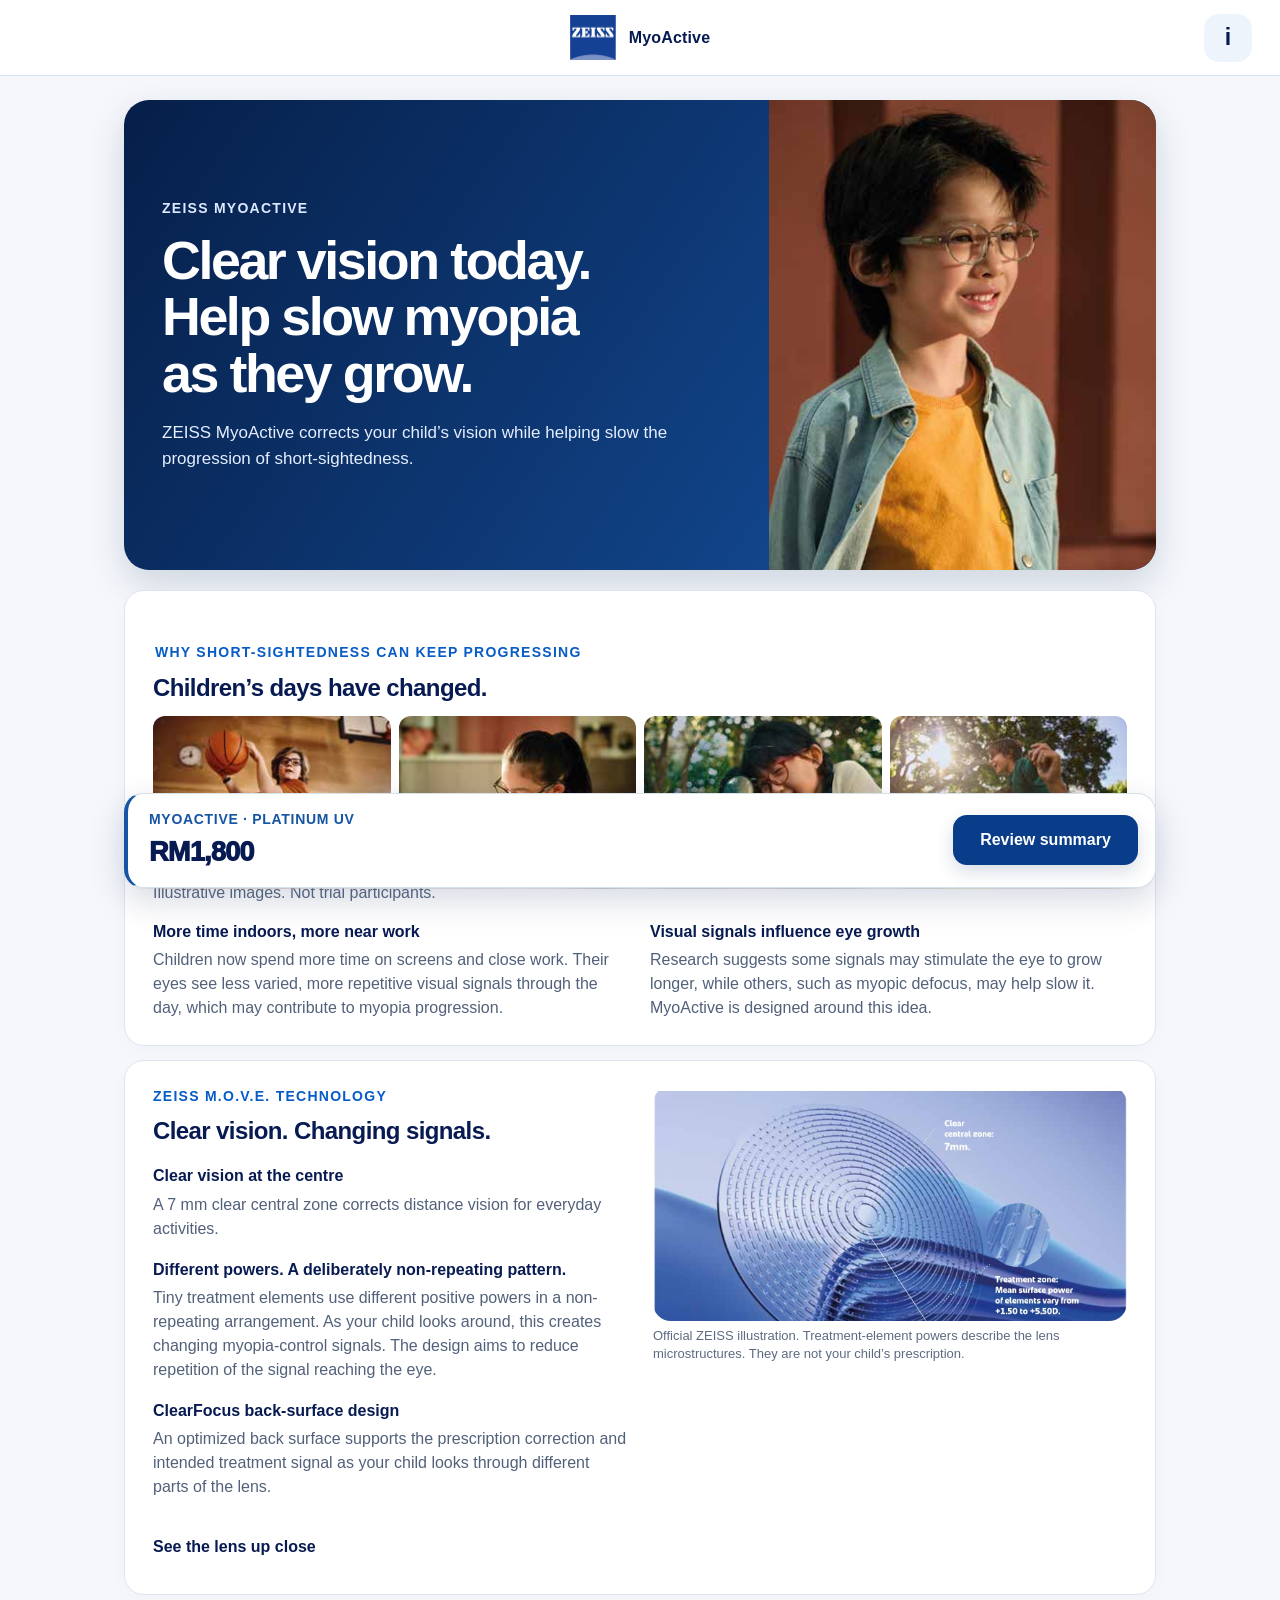
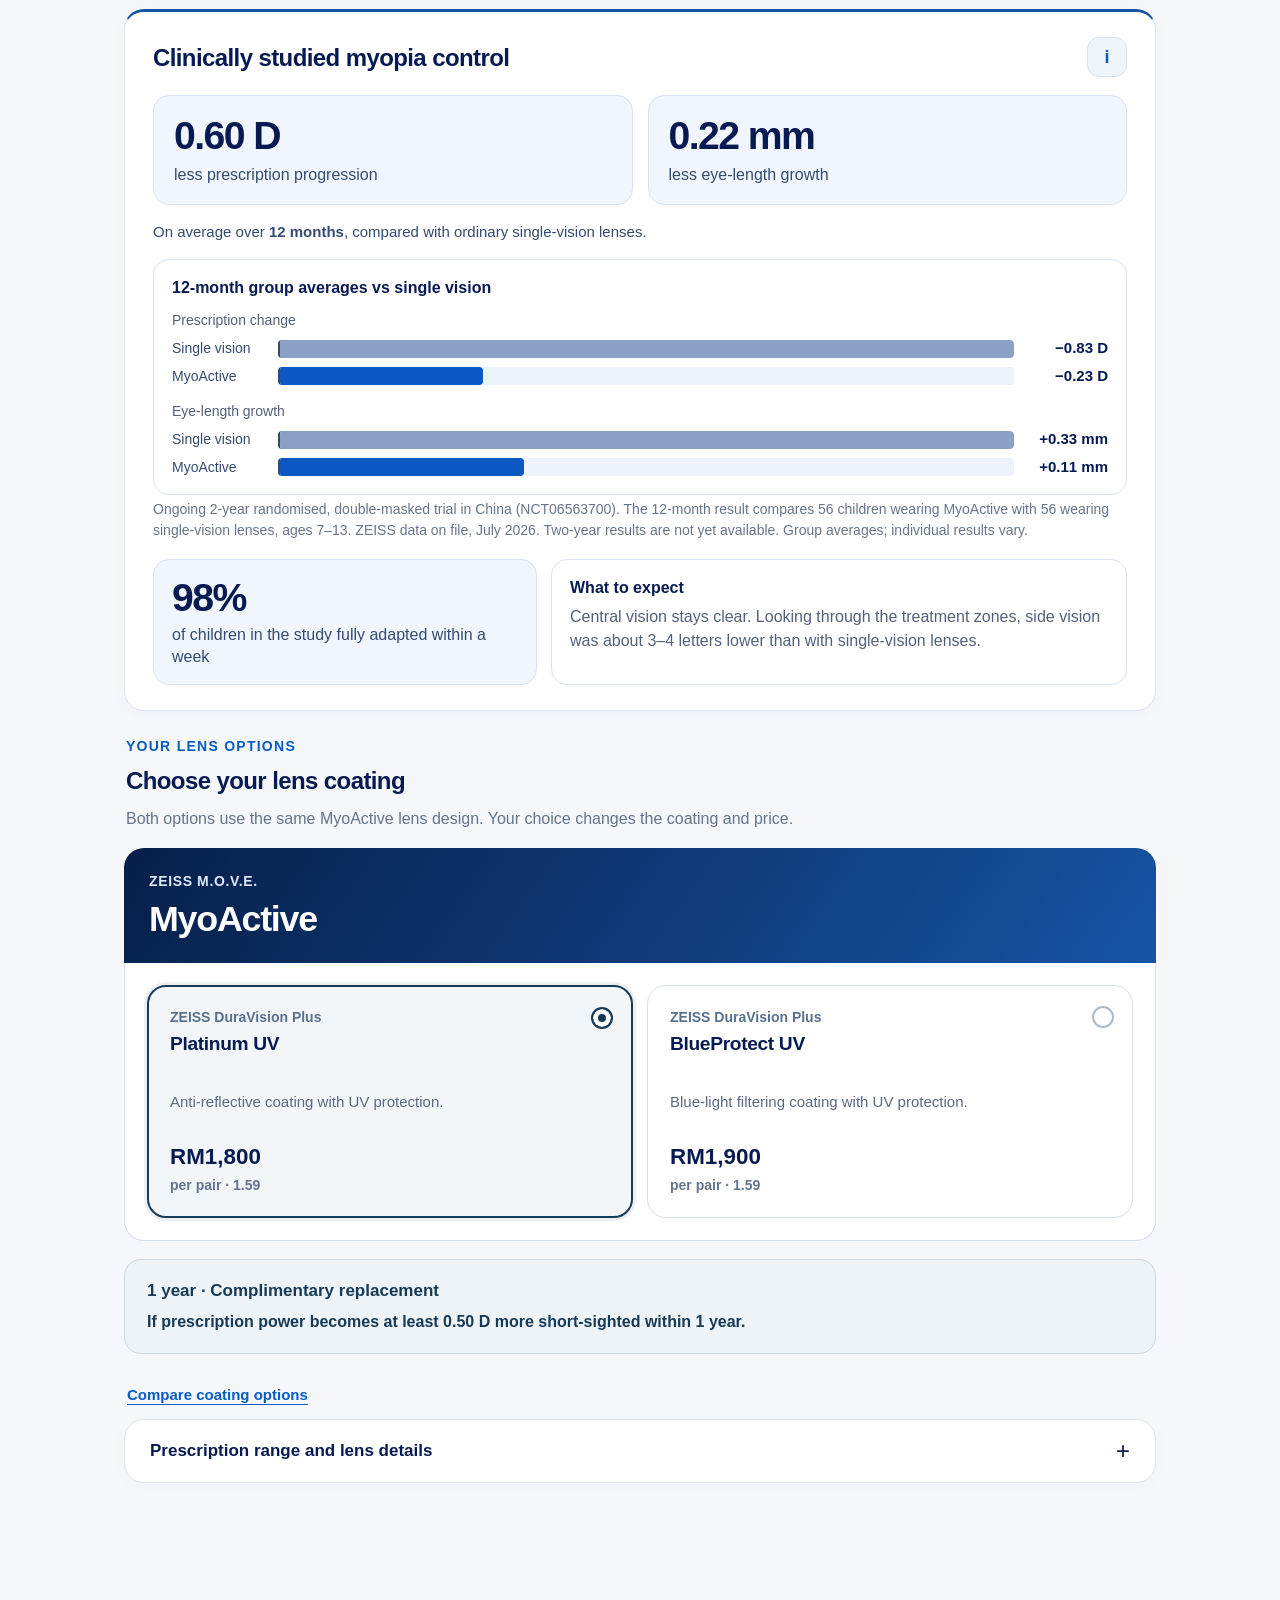
<file: catalogues/zeiss/index.html>
<!doctype html>
<html lang="en">
<head>
  <meta charset="utf-8">
  <meta name="viewport" content="width=device-width,initial-scale=1,viewport-fit=cover">
  <meta name="theme-color" content="#003b80">
  <meta name="myoactive-catalogue-release" content="2026-11-23-r1.9">
  <title>ZEISS MyoActive · Maxiview</title>
  <meta name="description" content="ZEISS MyoActive consultation catalogue, lens coatings, biometry follow-up and quotation labels at Maxiview Optometrist.">
  <link rel="icon" href="assets/zeiss-logo.png">
  <link rel="stylesheet" href="styles.css">
  <link rel="stylesheet" href="design.css">
  <link rel="stylesheet" href="../../model-themes.css">
  <link rel="stylesheet" href="../../print-feedback.css">
  <script defer src="catalogue-data.js"></script>
  <script defer src="comparison.js"></script>
  <script defer src="printer.js"></script>
  <script defer src="app.js"></script>
  <script defer src="../../bridge.js" data-brand="zeiss"></script>
  <script defer src="../../print-feedback.js"></script>
</head>
<body>
  <header class="topbar">
    <button id="homeButton" class="icon-button invisible" type="button" aria-label="Return to MyoActive options" onclick="goHome()">‹</button>
    <div class="topbar-brand"><img class="zeiss-logo" src="assets/zeiss-logo.png" alt="ZEISS"><span>MyoActive</span></div>
    <button class="icon-button" type="button" aria-label="Product information" onclick="openInfo()">i</button>
  </header>
  <main id="app" class="app"></main>

  <div id="frameOverlay" class="overlay" role="dialog" aria-modal="true" aria-labelledby="frameTitle" onclick="overlayClick(event,'frameOverlay')">
    <div class="sheet">
      <div class="sheet-head">
        <div><h2 id="frameTitle">Frame</h2><p>Enter the frame amount.</p></div>
        <button class="close-button" type="button" aria-label="Close" onclick="closeOverlay('frameOverlay')">×</button>
      </div>
      <div id="frameDisplay" class="frame-display">RM 0</div>
      <div class="keypad" aria-label="Frame keypad">
        <button type="button" onclick="frameKey('1')">1</button><button type="button" onclick="frameKey('2')">2</button><button type="button" onclick="frameKey('3')">3</button>
        <button type="button" onclick="frameKey('4')">4</button><button type="button" onclick="frameKey('5')">5</button><button type="button" onclick="frameKey('6')">6</button>
        <button type="button" onclick="frameKey('7')">7</button><button type="button" onclick="frameKey('8')">8</button><button type="button" onclick="frameKey('9')">9</button>
        <button type="button" onclick="frameKey('clear')">Clear</button><button type="button" onclick="frameKey('0')">0</button><button type="button" onclick="frameKey('back')">⌫</button>
      </div>
      <div class="sheet-actions">
        <button class="secondary-button" type="button" onclick="closeOverlay('frameOverlay')">Cancel</button>
        <button class="primary-button" type="button" onclick="confirmFrame()">Add frame</button>
      </div>
    </div>
  </div>

  <div id="infoOverlay" class="overlay" role="dialog" aria-modal="true" aria-labelledby="infoTitle" onclick="overlayClick(event,'infoOverlay')">
    <div class="sheet">
      <div class="sheet-head"><div><h2 id="infoTitle">About ZEISS MyoActive</h2><p>Clinical evidence and lens details.</p></div><button class="close-button" type="button" aria-label="Close information" onclick="closeOverlay('infoOverlay')">×</button></div>
      <p class="evidence-links"><a href="assets/myoactive-brochure.pdf" target="_blank" rel="noopener noreferrer">Original ZEISS brochure ↗</a></p>
      <div class="info-list">
        <div class="info-item"><strong>What the study found</strong>On average over 12 months, children wearing MyoActive had 0.60 D less prescription progression and 0.22 mm less eye-length growth than children wearing ordinary single-vision lenses. Prescription progression was measured as cycloplegic spherical equivalent; eye-length growth was measured separately.</div>
        <div class="info-item"><strong>About the evidence</strong>First-year results from an ongoing two-year randomized, double-masked, multicentre trial in China (NCT06563700). Study ages 7–13 years; 56 children in the MyoActive group and 56 in the single-vision group. ZEISS data on file, July 2026; submitted for publication. These are not completed two-year results.</div>
        <div class="info-item"><strong>Two M.O.V.E. design innovations</strong>A 7 mm clear central zone is surrounded by small cylindrical treatment elements with different positive powers, from +1.50 D to +5.50 D. Their powers are deliberately non-aligned, so gaze paths do not repeatedly encounter the same sequence of powers. Distance-correction regions remain between the treatment circles. These are element powers, not the patient’s prescription.</div>
        <div class="info-item"><strong>Why the changing pattern matters</strong>Dynamic Signal Theory aims to keep the treatment signal variable as the eyes move, reducing repetitive stimulation. Eye-tracking and optical modelling support the intended changing signal. They do not establish that preventing adaptation caused the clinical effect, or that other lens designs stop working.</div>
        <div class="info-item"><strong>ClearFocus has a different role</strong>The optimized back surface is designed to minimize peripheral hyperopic defocus while supporting the prescription correction and intended myopic treatment defocus across gaze directions. This is a back-surface optical feature, separate from the clear central zone.</div>
        <div class="info-item"><strong>Adaptation and visual performance</strong>98% of children in the study adapted within one week. Central high- and low-contrast acuity were maintained. When looking through the treatment zones, peripheral acuity was approximately 3–4 letters lower than with single-vision lenses. ClearFocus does not mean equal clarity through every part of the lens.</div>
        <div class="info-item"><strong>Prescription availability</strong>1.59 polycarbonate with UVProtect. Sphere 0.00 D to −9.00 D; cylinder up to −6.00 D; combined prescription up to −9.00 D. Maximum diameter 75 mm, subject to combined prescription. Availability is checked when ordering.</div>
        <div class="info-item"><strong>1-year replacement guarantee</strong>Complimentary replacement if prescription power becomes at least 0.50 D more short-sighted within 1 year (an additional −0.50 D or more).</div>
      </div>
      <details class="professional-evidence">
        <summary tabindex="0">Optometrist study details &amp; flagged brochure claims</summary>
        <div class="info-list">
          <div class="info-item source-review"><strong>Platinum UV price: pending confirmation</strong>The supplied brochure lists RM1,600; this catalogue retains its approved RM1,800 price. Confirm the intended retail price before changing it.</div>
          <div class="info-item"><strong>Observed study wear and safety</strong>Study wear averaged approximately 12 hours per day; this was observed wear, not a prescribed minimum. No lens-related adverse events were reported over the first 12 months.</div>

          <div class="info-item source-review"><strong>ZEISS efficacy positioning · flagged for review</strong>The brochure describes MyoActive as ZEISS’s most effective myopia-management lens to date and uses the phrase “highest-ever average efficacy”. These are ZEISS’s claims. Their comparative scope needs confirmation: the results presented here compare MyoActive with single-vision lenses and do not establish a ranking against MiYOSMART iQ or Stellest.</div>
          <div class="info-item source-review"><strong>ZEISS “100%” eye-growth claim · flagged for review</strong>The brochure states that 100% of children have emmetropic-like eye growth. The white paper discusses comparison with age-matched emmetropic reference growth; this was not a concurrent randomized emmetropic control group. How the brochure’s 100% wording maps to individual children needs clarification. The claim does not mean that every child’s eye stopped growing.</div>
          <div class="info-item"><strong>Group means and relative reductions · 12 months</strong>Spherical-equivalent change averaged −0.23 D with MyoActive versus −0.83 D with single vision: a 0.60 D difference and 72% relative reduction. Axial elongation averaged 0.11 mm versus 0.33 mm: a 0.22 mm difference and 67% relative reduction.</div>
          <div class="info-item"><strong>Interpreting the mean prescription change</strong>The −0.23 D MyoActive group mean was smaller than the usual 0.25 D subjective prescription step. This does not mean that progression was zero or that no child progressed.</div>
          <div class="info-item"><strong>First-year intervals and age subgroups</strong>Spherical-equivalent progression was reduced by 74% during months 0–6 and 69% during months 6–12 versus single vision. This covers the first year and does not establish indefinite maintained efficacy. For ages 7–9, between-group differences were 0.69 D and 0.27 mm; for ages 10–13, 0.52 D and 0.18 mm. These are subgroup results, separate from the full-study averages.</div>
          <div class="info-item"><strong>Comparison with reference eye growth</strong>Reported axial elongation was below age-matched emmetropic reference growth across the studied ages. The reference was not a concurrent randomized emmetropic control group. It does not mean every child’s eye will stop growing or follow a normal-growth trajectory.</div>
          <div class="info-item"><strong>Observed axial shortening</strong>Shortening from baseline was reported in 47.3% of MyoActive eyes at 3 months and 30.0% at 12 months. Among eyes showing shortening, the mean at 3 months was −0.08 ± 0.07 mm. This is an observed subgroup finding, not proof of a cure or established reversal of myopia.</div>
          <div class="info-item"><strong>Children’s reported experience</strong>Near, intermediate and distance ratings remained high. At 12 months, all study children reported liking the lenses; 85.7% liked them very much. Separately, the brochure reports that at dispensing, 93% rated distance vision “very good” and 93% rated near vision “good” or “very good”. These time points and questions differ.</div>
        </div>
      </details>
      <p class="disclaimer">Myopia-control lenses help slow progression. Individual results vary. Your optometrist will assess suitability and monitor prescription and eye length.</p>
    </div>
  </div>

  <div id="printOverlay" class="overlay" role="dialog" aria-modal="true" aria-labelledby="printTitle" onclick="overlayClick(event,'printOverlay')">
    <div class="sheet print-sheet">
      <div class="sheet-head"><div><h2 id="printTitle">Print labels</h2><p>Preview your selected MyoActive package.</p></div><button class="close-button" type="button" aria-label="Close print preview" onclick="closeOverlay('printOverlay')">×</button></div>
      <div id="printStatus" class="print-status" data-state="idle" role="status" aria-live="polite"><span class="print-status-dot" aria-hidden="true"></span><span class="print-status-text">Ready to connect to D520BT-Z</span></div>
      <section class="print-label-card"><h3>Quotation</h3><div id="labelPreview"></div><button id="printQuotationButton" class="primary-button print-action-button" type="button" onclick="printToD520('quotation')">Print Quotation</button></section>
      <section class="print-label-card"><h3>Replacement guarantee</h3><div id="warrantyPreview"></div><button id="printWarrantyButton" class="primary-button print-action-button" type="button" onclick="printToD520('warranty')">Print Guarantee</button></section>
      <section class="print-label-card"><h3>Follow-up booklet label</h3><div id="bookletPreview"></div><button id="printBookletButton" class="primary-button print-action-button" type="button" onclick="printToD520('booklet')">Print Booklet Label</button></section>
      <section class="print-label-card"><h3>Biometry follow-up extension</h3><div id="biometryExtensionPreview"></div><button id="printBiometryExtensionButton" class="primary-button print-action-button" type="button" onclick="printToD520('extension')">Print Biometry Follow-up Extension</button></section>
    </div>
  </div>

  <div id="toast" class="toast" role="status" aria-live="polite"></div>

  </body>
</html>
</file>
<file: hub.css>
/* Maxiview Myopia Catalogue: isolated brand panels and shared comparison. */
:root{
  color-scheme:light;
  --hub-bg:#f5f7fb;
  --hub-card:#fff;
  --hub-ink:#173a56;
  --hub-text:#263c50;
  --hub-muted:#607488;
  --hub-line:#dce5ed;
  --hub-accent:#086a86;
  --hub-soft:#edf5f8;
  --hub-radius:19px;
  --brand-color:#086a86;
  --brand-soft:#edf7f8;
}
*{box-sizing:border-box}
html{height:100%;font-size:16px;-webkit-text-size-adjust:100%;scroll-behavior:auto}
body{height:100vh;height:100dvh;min-height:0;margin:0;overflow:hidden;background:var(--hub-bg);color:var(--hub-text);font-family:-apple-system,BlinkMacSystemFont,"Segoe UI",Roboto,Arial,sans-serif;font-size:1rem;line-height:1.5;-webkit-font-smoothing:antialiased}
[hidden]{display:none!important}
.visually-hidden{position:absolute;width:1px;height:1px;padding:0;margin:-1px;overflow:hidden;clip:rect(0,0,0,0);white-space:nowrap;border:0}
button,input,select{font:inherit}
button,input,select,a{-webkit-tap-highlight-color:transparent}
button{cursor:pointer;touch-action:manipulation}
button:disabled{cursor:default;opacity:.55}
button:focus-visible,input:focus-visible,select:focus-visible,a:focus-visible,summary:focus-visible,.comparison-scroll:focus-visible{outline:3px solid #2587b6;outline-offset:4px}
button:focus:not(:focus-visible){outline:none}
a{color:var(--hub-accent);text-underline-offset:3px}
.hub-shell{height:100vh;height:100dvh;min-width:0;min-height:0;display:grid;grid-template-rows:auto minmax(0,1fr);overflow:hidden}
.hub-header{position:relative;z-index:5;display:flex;align-items:center;justify-content:flex-start;gap:3px;min-width:0;min-height:60px;padding:7px max(14px,env(safe-area-inset-right)) 8px max(14px,env(safe-area-inset-left));background:var(--hub-card);border-bottom:1px solid rgba(96,116,136,.16)}
.hub-info,.hub-home{display:grid;place-items:center;flex:0 0 44px;width:44px;height:44px;min-width:44px;min-height:44px;padding:0;border:0;border-radius:7px;background:transparent;color:#5d7285;font-size:1.125rem;line-height:1;font-weight:700}
.hub-info:hover,.hub-home:hover{background:#f4f7f9;color:var(--hub-ink)}
.hub-info:focus-visible,.hub-home:focus-visible{outline-offset:-2px}
.hub-active-brand{position:absolute;left:50%;top:50%;transform:translate(-50%,-50%);display:flex;align-items:center;justify-content:center;min-width:44px;min-height:44px;max-width:120px;border:0;padding:0;background:transparent;color:var(--hub-ink);font-size:1.0625rem;line-height:1.2;font-weight:750;letter-spacing:-.02em;white-space:nowrap;pointer-events:auto}
.active-brand-logo{display:block;width:auto;height:38px;max-width:92px;object-fit:contain;opacity:1}
.hub-tabs{display:flex;align-items:center;justify-content:flex-end;flex-wrap:nowrap;gap:3px;width:auto;max-width:min(200px,100%);min-width:0;margin:0 0 0 auto}
.hub-tab{position:relative;display:flex;align-items:center;justify-content:center;flex:0 0 44px;gap:0;width:44px;height:44px;min-width:44px;min-height:44px;padding:0;border:0;border-radius:5px;background:transparent;color:var(--hub-muted);font-size:.75rem;line-height:1.3;font-weight:650;text-align:center;white-space:nowrap;transition:background .15s ease,color .15s ease}
#tab-compare{flex-basis:52px;width:52px}
.tab-brand-logo{display:block;width:auto;height:20px;max-width:34px;object-fit:contain;opacity:.5;transition:opacity .15s ease}
.hub-tab:hover .tab-brand-logo,.hub-tab:focus-visible .tab-brand-logo{opacity:.85}
.hub-tab:hover{background:#f5f8fa;color:var(--hub-ink)}
.hub-tab[aria-current="page"]{background:#f3f6f8;color:var(--hub-ink);box-shadow:none}
.hub-tab:focus-visible{outline-offset:-2px}
.brand-stellest,[data-brand="stellest"]{--brand-color:#087d8b;--brand-soft:#eef8f8}
.brand-hoya,[data-brand="hoya"]{--brand-color:#0065af;--brand-soft:#eef5fe}
.brand-zeiss,[data-brand="zeiss"]{--brand-color:#0b3d88;--brand-soft:#eff4fc}
.hub-main{position:relative;min-width:0;min-height:0;overflow:hidden}
.brand-panel{width:100%;height:100%;min-width:0;min-height:0;overflow:hidden}
.catalogue-frame{display:block;width:100%;height:100%;min-width:0;min-height:0;border:0;background:var(--hub-bg)}
.comparison-panel{position:relative;width:100%;height:100%;min-width:0;min-height:0;overflow:hidden}
.comparison-sticky-head{position:absolute;z-index:4;overflow:hidden;pointer-events:none;background:#edf4f8;box-shadow:0 3px 8px rgba(17,52,75,.09)}
.comparison-sticky-head .comparison-sticky-table{margin:0;transform-origin:top left}
.comparison-content{height:100%;min-width:0;min-height:0;overflow-y:auto;overscroll-behavior-y:contain;-webkit-overflow-scrolling:touch;padding:26px max(24px,env(safe-area-inset-right)) max(30px,env(safe-area-inset-bottom)) max(24px,env(safe-area-inset-left))}
.comparison-content>*{width:min(1200px,100%);margin-left:auto;margin-right:auto}
#comparisonBody{min-width:0}
.comparison-content:focus-visible{outline:3px solid #2587b6;outline-offset:-3px}
.comparison-heading{margin-top:0;margin-bottom:21px}
.comparison-heading h2{margin:0 0 10px;color:var(--hub-ink);font-size:1.75rem;line-height:1.2;font-weight:800;letter-spacing:-.035em}
.comparison-heading h3{margin:0 0 8px;color:var(--hub-ink);font-size:1.25rem;line-height:1.35;font-weight:800;letter-spacing:-.02em}
.comparison-heading p{font-size:1rem;line-height:1.55;color:var(--hub-muted);margin:0;max-width:54rem}
/* One comparison surface: identities, utilities, values and review actions share columns. */
.comparison-controls{display:flex;flex-wrap:wrap;align-items:center;justify-content:space-between;gap:8px 16px;margin-top:0;margin-bottom:16px}
.comparison-controls button{min-width:44px;min-height:44px;padding:8px 11px;border:1px solid #cfdce6;border-radius:8px;background:#fff;color:var(--hub-ink);font-size:.875rem;line-height:1.4;font-weight:700;text-align:center;overflow-wrap:anywhere}
.comparison-controls button:hover{background:#f4f8fa;border-color:#bccfdd}
.frame-summary{display:flex;flex-wrap:wrap;align-items:center;gap:5px 9px;min-width:0;color:var(--hub-muted);font-size:.875rem;line-height:1.45}
.frame-summary strong{color:var(--hub-ink);font-weight:750}
.frame-summary .complimentary-stack{display:inline-flex;flex-direction:row;align-items:baseline;gap:7px}
.frame-summary #openFrame{border-color:transparent;background:transparent;padding-left:6px;padding-right:6px;font-size:.8125rem;color:#526d81;text-decoration:underline;text-underline-offset:3px}
.frame-summary #openFrame:hover{background:#f0f5f8;color:var(--hub-ink)}
#addLens{margin-left:auto}
.option-tools{display:flex;flex-wrap:wrap;align-items:center;gap:2px 10px;min-width:0;margin-left:-4px;margin-right:-4px}
.choice-tool{min-width:44px;min-height:44px;padding:6px 4px;border:0;border-radius:5px;background:transparent;color:#536e82;font-size:.8125rem;line-height:1.35;font-weight:700;text-align:left;white-space:nowrap}
.choice-tool:hover{background:#f0f5f8;color:var(--hub-ink)}
.comparison-tools-row th,.comparison-tools-row td{padding-top:5px!important;padding-bottom:5px!important;background:#fff}
.dialog-actions button,.primary-button,.secondary-button{min-height:48px;border:1px solid var(--hub-line);border-radius:13px;padding:12px 17px;font-size:.9375rem;line-height:1.4;font-weight:750;text-align:center;overflow-wrap:anywhere}
.secondary-button{background:var(--hub-card);color:var(--hub-ink)}
.secondary-button:hover{background:#f1f6fa;border-color:#c5d6e2}
.primary-button{background:var(--hub-ink);border-color:var(--hub-ink);color:#fff}
.primary-button:hover{background:#0b2f49;border-color:#0b2f49}
.use-lens-button{display:inline-flex;align-items:center;justify-content:center;min-width:44px;min-height:44px;max-width:100%;padding:10px 13px;border:1px solid #c8d8e3;border-radius:9px;background:#f2f7fa;color:var(--hub-ink);font-size:.875rem;line-height:1.4;font-weight:750;text-align:center;white-space:normal}
.use-lens-button:hover{background:#e8f1f6;border-color:#a9c2d3}
.comparison-price{display:grid;justify-items:start;gap:5px;min-width:0;color:var(--hub-ink);font-size:1rem;line-height:1.4}
.comparison-price strong{font-size:1.35rem;line-height:1.25;font-weight:800;letter-spacing:-.02em}
.comparison-price small{margin-top:0!important;color:var(--hub-muted);font-size:.8125rem;line-height:1.5;font-weight:600;letter-spacing:0}
.comparison-price+.use-lens-button{margin-top:13px}
.review-row td{background:#fafcfd}
.review-row td>.use-lens-button:first-child{margin-top:0}
.comparison-scroll{position:relative;min-width:0;max-width:1200px;overflow-x:auto;overscroll-behavior-inline:contain;-webkit-overflow-scrolling:touch;border:1px solid #d4e0e9;border-radius:17px;background:var(--hub-card);margin-top:0;margin-bottom:22px}
.comparison-table{width:100%;min-width:0;table-layout:fixed;border-collapse:separate;border-spacing:0;color:var(--hub-ink)}
.comparison-table[data-count="1"]{min-width:0}
.comparison-table[data-count="2"]{min-width:520px}
.comparison-table[data-count="3"]{min-width:720px}
.scroll-cue{display:none;position:sticky;left:0;max-width:100%;margin:0;padding:7px 12px;border-bottom:1px solid #e1e9f0;background:#f7fafc;color:#657b8f;font-size:.75rem;line-height:1.4;text-align:right;pointer-events:none}
.comparison-scroll.has-overflow>.scroll-cue{display:block}
.comparison-table caption{padding:17px 18px;text-align:left;background:#f8fafc;border-bottom:1px solid var(--hub-line);font-size:1rem;line-height:1.45;font-weight:800}
.comparison-table caption.visually-hidden{padding:0;margin:-1px;border:0;background:transparent}
.comparison-table th,.comparison-table td{vertical-align:top;text-align:left;min-width:0;padding:16px 17px;border-bottom:1px solid #e1e9f0;border-right:1px solid #e1e9f0;font-size:.9375rem;line-height:1.5;overflow-wrap:anywhere}
.comparison-table thead th{background:#edf4f8;color:var(--hub-ink);font-size:1rem;line-height:1.4;font-weight:800;padding-top:19px;padding-bottom:19px}
.comparison-table .row-heading,.comparison-table tbody th{width:25%;background:#f7fafc;color:#5c7287;font-size:.875rem;font-weight:750}
.comparison-table[data-count="3"] .row-heading,.comparison-table[data-count="3"] tbody th{width:22%}
.comparison-table thead .row-heading{background:#edf4f8;color:var(--hub-ink)}
.comparison-table th:last-child,.comparison-table td:last-child{border-right:0}
.comparison-table tbody tr:last-child th,.comparison-table tbody tr:last-child td{border-bottom:0}
.comparison-table td strong,.comparison-table th strong{font-weight:800}
.comparison-table td small,.comparison-table .cell-note{display:block;font-size:.8125rem;line-height:1.5;color:var(--hub-muted);margin-top:6px}
.comparison-table .comparison-section th,.comparison-table .section-heading-row th,.comparison-table tr[data-section] th{background:#edf4f8;color:var(--hub-ink);font-size:.9375rem;font-weight:800;letter-spacing:0;padding-top:14px;padding-bottom:14px}
.comparison-table .comparison-product-name{display:block;margin:4px 0;font-size:1rem;font-weight:800;color:var(--hub-ink)}
.comparison-table .comparison-brand{display:block;font-size:.75rem;letter-spacing:.04em;font-weight:850;text-transform:none;color:var(--brand-color)}
.comparison-table .comparison-style{display:block;margin-top:5px;color:var(--hub-muted);font-size:.8125rem;line-height:1.4;font-weight:650}
/* Model identity stays the same in the main, repeated and pinned headings. */
.comparison-table thead th.model-identity-band{background:linear-gradient(125deg,var(--model-start,var(--brand-color)),var(--model-end,var(--brand-color)));color:var(--model-ink,#fff)}
.comparison-table th.model-identity-band .comparison-brand,.comparison-table th.model-identity-band .comparison-technology{display:block;color:var(--model-muted,var(--model-ink,#fff));font-size:.75rem;line-height:1.45;font-weight:750;letter-spacing:.035em}
.comparison-table th.model-identity-band .comparison-technology{margin-top:4px}
.comparison-table th.model-identity-band .comparison-product-name{margin:7px 0;color:var(--model-ink,#fff);font-size:1.5rem;line-height:1.2;font-weight:850;letter-spacing:-.025em}
.comparison-table th.model-identity-band .comparison-style,.comparison-table th.model-identity-band .comparison-index{display:block;color:var(--model-muted,var(--model-ink,#fff));font-size:.8125rem;line-height:1.45;font-weight:650;letter-spacing:0}
.comparison-table th.model-identity-band .comparison-style{margin-top:7px}
.comparison-table th.model-identity-band .comparison-index{margin-top:4px;font-size:.75rem}
.comparison-table .lens-price-row th,.comparison-table .lens-price-row td{vertical-align:middle}
.comparison-table .lens-price-row td strong{display:block;font-size:1.25rem;line-height:1.3;letter-spacing:-.02em}
.comparison-table .total-row th,.comparison-table .total-row td{background:#edf6f8;color:var(--hub-ink)}
.comparison-table .total-row td strong{font-size:1.125rem}
dl.replacement-terms{margin:0;padding:13px 14px;border:1px solid #cbd7e1;border-radius:12px;background:#eef3f7;color:#173a56}
.replacement-terms dt{margin:10px 0 2px;font-size:.8125rem;line-height:1.4;font-weight:700;color:#173a56}
.replacement-terms dt:first-child{margin-top:0}
.replacement-terms dd{margin:0;color:#173a56;font-size:.9375rem;line-height:1.5;overflow-wrap:anywhere}
.replacement-terms dd:first-of-type,.replacement-terms dd:last-of-type{font-weight:750}
.comparison-table dl.replacement-terms small{color:#173a56;font-weight:500}
.replacement-terms>div+div{margin-top:10px}
.evidence-details{border:1px solid var(--hub-line);border-radius:16px;background:var(--hub-card);margin-top:0;margin-bottom:0;overflow:hidden}
#comparisonBody>.evidence-details+.evidence-details{margin-top:12px}
.evidence-details>summary{display:flex;align-items:center;justify-content:space-between;gap:14px;min-height:54px;padding:15px 20px;color:var(--hub-ink);font-size:.9375rem;line-height:1.45;font-weight:750;cursor:pointer;list-style:none}
.evidence-details>summary::-webkit-details-marker{display:none}
.evidence-details>summary::after{content:'+';font-size:1.5rem;line-height:1;font-weight:500;flex:0 0 auto}
.evidence-details[open]>summary{border-bottom:1px solid var(--hub-line)}
.evidence-details[open]>summary::after{content:'−'}
.evidence-details>div,.evidence-details>section{padding:17px 20px}
.evidence-details>div>.comparison-scroll{margin-bottom:0}
.evidence-details p{font-size:.9375rem;line-height:1.55;color:#526a7f;margin:0 0 12px}
.evidence-details p:last-child{margin-bottom:0}
.evidence-details h3{font-size:1rem;line-height:1.4;color:var(--hub-ink);margin:0 0 9px}
.overlay{position:fixed;z-index:40;inset:0;display:grid;place-items:center;min-width:0;padding:24px;background:rgba(9,29,47,.38);backdrop-filter:blur(4px);overflow:auto;overscroll-behavior:contain}
dialog.overlay:not([open]){display:none}
.dialog-sheet{width:min(560px,100%);min-width:0;max-height:calc(100vh - 48px);max-height:calc(100dvh - 48px);overflow-y:auto;overscroll-behavior-y:contain;-webkit-overflow-scrolling:touch;padding:24px;background:var(--hub-card);border:1px solid rgba(219,230,239,.9);border-radius:23px;box-shadow:0 22px 60px rgba(9,29,47,.22)}
.dialog-head{display:flex;align-items:flex-start;justify-content:space-between;gap:15px;margin:0 0 20px}
.dialog-head>div{min-width:0}
.dialog-head h2{font-size:1.4rem;line-height:1.3;font-weight:800;letter-spacing:-.025em;color:var(--hub-ink);margin:0 0 7px}
.dialog-head p{color:var(--hub-muted);font-size:.9375rem;line-height:1.5;margin:0}
.dialog-head button,.dialog-close{display:grid;place-items:center;flex:0 0 auto;width:44px;height:44px;min-width:44px;min-height:44px;padding:0;border:0;border-radius:12px;background:#edf3f7;color:var(--hub-ink);font-size:1.5rem;line-height:1;font-weight:700}
.lens-sheet{width:min(720px,100%)}
.lens-choices{display:grid;gap:22px;min-width:0}
.lens-group{min-width:0}
.lens-group h3{margin:0 0 11px;padding-bottom:9px;border-bottom:1px solid #dce6ee;color:var(--brand-color);font-size:1rem;line-height:1.4;font-weight:800}
.lens-option{display:grid;grid-template-columns:minmax(0,1fr) auto;align-items:center;gap:13px;width:100%;min-width:0;min-height:64px;margin-top:9px;padding:13px 15px;border:1px solid #d4e1ea;border-radius:11px;background:#fff;color:var(--hub-ink);text-align:left}
.lens-option:hover:not(:disabled){background:#f5f9fb;border-color:#afc7d7}
.lens-option[aria-pressed="true"]{border-color:#789fb5;background:#f0f6fa;box-shadow:inset 0 0 0 1px #789fb5}
.lens-option:disabled{opacity:.5;cursor:default}
.lens-option-copy{min-width:0;overflow-wrap:anywhere}
.lens-option-copy strong{display:block;font-size:.9375rem;line-height:1.45;font-weight:750}
.lens-option-copy small{display:block;margin-top:4px;color:var(--hub-muted);font-size:.8125rem;line-height:1.5;font-weight:600}
.lens-option-price{display:flex;flex-direction:column;align-items:flex-end;gap:3px;color:var(--hub-ink);font-size:1.0625rem;line-height:1.4;font-weight:800;white-space:nowrap}
.lens-option-price small{display:block;color:var(--hub-muted);font-size:.75rem;line-height:1.4;font-weight:600}
/* The rail identifies the model; a separate neutral check identifies selection. */
.lens-option[data-model-theme]{position:relative;padding-left:43px;background:#fff}
.lens-option[data-model-theme]::before{content:'';position:absolute;left:0;top:12px;bottom:12px;width:5px;border-radius:0 4px 4px 0;background:linear-gradient(180deg,var(--model-start,var(--brand-color)),var(--model-end,var(--brand-color)));pointer-events:none}
.lens-option[data-model-theme]::after{content:'';position:absolute;left:14px;top:50%;transform:translateY(-50%);display:grid;place-items:center;width:18px;height:18px;border:1.5px solid #9fb2c1;border-radius:50%;background:#fff;color:#fff;font-size:.75rem;line-height:1;font-weight:850;pointer-events:none}
.lens-option[data-model-theme]:hover:not(:disabled){background:#f7fafc;border-color:#a9becd}
.lens-option[data-model-theme][aria-pressed="true"]{background:#f7fafc;border-color:#173a56;box-shadow:inset 0 0 0 1px #173a56}
.lens-option[data-model-theme][aria-pressed="true"]::after{content:'✓';background:#173a56;border-color:#173a56}
.catalogue-current{display:block;margin-top:6px;color:#667d90;font-size:.8125rem;line-height:1.4;font-weight:600}
.frame-field{display:grid;gap:9px;margin:0 0 18px;min-width:0}
.frame-field label,.frame-field>span{font-size:1rem;line-height:1.4;font-weight:750;color:var(--hub-ink)}
.frame-field input{display:block;width:100%;min-width:0;min-height:52px;padding:12px 14px;border:1px solid #c8d9e4;border-radius:12px;background:#f9fbfd;color:var(--hub-ink);font-size:1.125rem;line-height:1.4}
.package-section,.package-controls{margin:18px 0 0;padding-top:18px;border-top:1px solid #e1e9f0}
.package-section h3,.package-controls h3{font-size:1rem;line-height:1.4;color:var(--hub-ink);margin:0 0 8px}
.follow-row{display:grid;grid-template-columns:24px minmax(0,1fr) auto;align-items:center;gap:10px;width:100%;min-width:0;min-height:54px;margin:0;padding:12px 0;border:0;border-bottom:1px solid #e2eaf0;background:transparent;color:var(--hub-text);font-size:.9375rem;line-height:1.4;text-align:left}
.follow-row:last-child{border-bottom:0}
.follow-row input[type="checkbox"]{width:22px;height:22px;margin:0;accent-color:var(--hub-accent)}
.follow-row .follow-name,.follow-row>span:first-of-type{min-width:0;overflow-wrap:anywhere}
.follow-row .follow-status,.follow-row .follow-price{white-space:nowrap;color:var(--hub-ink);font-size:.9375rem;line-height:1.4;font-weight:750;text-align:right}
.tick{width:21px;height:21px;display:flex;align-items:center;justify-content:center;border:2px solid #aebfcf;border-radius:6px;background:#fff;color:#fff;font-size:.75rem;font-weight:800}
.follow-row[aria-pressed="true"] .tick,.follow-row.selected .tick{border-color:var(--hub-accent);background:var(--hub-accent)}
.complimentary-stack{display:flex;flex-direction:column;align-items:flex-end;gap:4px;min-width:0}
.complimentary-stack s{font-size:.8125rem;line-height:1.35;font-weight:650;color:#6d7e8e}
.complimentary-stack .complimentary-pill,.complimentary-pill{display:inline-block;padding:4px 8px;border-radius:8px;background:#eaf4f8;color:var(--hub-accent);font-size:.75rem;line-height:1.35;font-weight:800;letter-spacing:0}
.complimentary-button,.hold-button{display:block;width:100%;min-height:46px;margin-top:10px;padding:10px 13px;border:1px solid #cfdfe8;border-radius:12px;background:#f2f7fa;color:var(--hub-ink);font-size:.875rem;line-height:1.4;font-weight:750;text-align:center;touch-action:manipulation}
.complimentary-button[aria-pressed="true"],.hold-button[aria-pressed="true"]{border-color:var(--hub-accent);background:#eaf5f8;color:var(--hub-accent)}
.dialog-total{display:flex;align-items:baseline;justify-content:space-between;gap:15px;margin-top:18px;padding:16px 17px;border:1px solid #cbdee7;border-radius:13px;background:var(--hub-soft);color:var(--hub-ink);font-size:1rem;font-weight:750}
.dialog-total strong{font-size:1.4rem;white-space:nowrap}
.dialog-actions{display:grid;grid-template-columns:minmax(0,1fr) minmax(0,1fr);gap:11px;margin-top:20px}
.dialog-actions button{min-width:0}
.hub-toast{position:fixed;z-index:60;left:50%;bottom:max(16px,env(safe-area-inset-bottom));width:max-content;max-width:calc(100% - 28px);padding:12px 17px;border-radius:14px;background:#173247;color:#fff;box-shadow:0 8px 25px rgba(9,29,47,.16);font-size:.9375rem;line-height:1.45;text-align:center;pointer-events:none;opacity:0;transform:translate(-50%,12px);transition:opacity .15s ease,transform .15s ease}
.hub-toast.show,.hub-toast.is-visible{opacity:1;transform:translate(-50%,0)}
@media(max-width:900px){
  .comparison-table th,.comparison-table td{padding:15px}
}
@media(max-width:760px){
  .comparison-content{padding:22px 16px 26px}
  .comparison-heading h2{font-size:1.55rem}
  .comparison-controls{gap:10px}
}
@media(max-width:600px){
  .comparison-content{padding:21px 14px 25px}
  .comparison-heading{margin-bottom:17px}
  .comparison-heading h2{font-size:1.45rem}
  .comparison-heading p{font-size:.9375rem}
  .comparison-controls{gap:6px 12px;margin-bottom:16px}
  .comparison-scroll{border-radius:15px}
  .comparison-table th,.comparison-table td{padding:14px}
  .comparison-table[data-count="1"] th,.comparison-table[data-count="1"] td{padding:12px 9px}
  .comparison-table[data-count="1"] tbody th{font-size:.8125rem}
  .comparison-table[data-count="1"] td{font-size:.875rem}
  .comparison-table[data-count="1"] thead th{font-size:.9375rem}
  .comparison-table[data-count="1"] .comparison-product-name{font-size:.9375rem}
  .comparison-table th.model-identity-band .comparison-product-name{font-size:1.25rem}
  .comparison-table[data-count="1"] th.model-identity-band .comparison-product-name{font-size:1.2rem}
  .comparison-price strong{font-size:1.25rem}
  .replacement-terms dd{font-size:.875rem}
  .lens-option{gap:10px;padding:12px}
  .lens-option-price{font-size:1rem}
  .evidence-details>summary{padding:15px 17px}
  .evidence-details>div,.evidence-details>section{padding:16px 17px}
  .overlay{padding:14px}
  .dialog-sheet{padding:21px 20px;border-radius:19px;max-height:calc(100vh - 28px);max-height:calc(100dvh - 28px)}
  .dialog-head{gap:11px}
  .dialog-head h2{font-size:1.25rem}
  .dialog-head p{font-size:.875rem}
  .dialog-actions{grid-template-columns:minmax(0,1fr)}
  .follow-row{font-size:.875rem}
}
@media(max-width:480px){
  .hub-header{display:grid;grid-template-columns:44px 44px minmax(0,1fr);grid-template-rows:44px 44px;column-gap:3px;row-gap:0;min-height:0;padding-left:max(12px,env(safe-area-inset-left));padding-right:max(12px,env(safe-area-inset-right))}
  .hub-info{grid-row:1;grid-column:1}
  .hub-home{grid-row:1;grid-column:2}
  .hub-active-brand{position:static;left:auto;top:auto;transform:none;grid-row:1;grid-column:1 / -1;justify-self:center;align-self:center}
  .hub-tabs{grid-row:2;grid-column:1 / -1;justify-self:end;margin:0}
}
@media(prefers-reduced-motion:reduce){
  *,*::before,*::after{scroll-behavior:auto!important;transition:none!important;animation:none!important}
}

/* Compare uses one centred, clickable logo group and no side tabs. */
.hub-compare-brands{position:absolute;left:50%;top:50%;transform:translate(-50%,-50%);display:flex;align-items:center;justify-content:center;gap:20px;max-width:calc(100% - 24px)}
.compare-brand-title{display:flex;align-items:center;justify-content:center;width:92px;min-width:44px;height:44px;min-height:44px;padding:0;border:0;border-radius:7px;background:transparent}
.compare-brand-title:hover{background:#f4f7f9}
.compare-brand-title:focus-visible{outline-offset:1px}
@media(max-width:480px){
  .hub-header.is-comparing{grid-template-rows:44px}
  .hub-compare-brands{position:static;left:auto;top:auto;transform:none;grid-row:1;grid-column:1 / -1;justify-self:center;gap:12px;max-width:100%}
  .compare-brand-title{width:76px}
  .compare-brand-title .active-brand-logo{max-width:76px;height:34px}
}

.compare-brand-title.is-selected .active-brand-logo{opacity:1}
.compare-brand-title.is-unselected .active-brand-logo{opacity:.4}
.compare-brand-title.is-unselected:hover .active-brand-logo,.compare-brand-title.is-unselected:focus-visible .active-brand-logo{opacity:.65}

/* strikethrough price: black so the discount is easy to see (Kelvin, 23 Nov 2026) */
.complimentary-stack s{color:#000!important;text-decoration-color:#000!important;text-decoration-thickness:2px;font-weight:700!important}

#removeFrame{width:44px;min-width:44px;padding:0;font-size:1.1rem;font-weight:900}
</file>
<file: model-themes.css>
/* One model palette shared by product cards, comparisons and summaries.
   Deliberately scoped: no print overlays, printer artwork or shared utilities. */
[data-model-theme="stellest"]{--model-start:#087d8b;--model-end:#07828c;--model-ink:#fff;--model-muted:#fff;--model-accent:#087d8b;--model-soft:#edf7f8}
[data-model-theme="stellest2"]{--model-start:#08265e;--model-end:#0d5991;--model-ink:#fff;--model-muted:#e5effb;--model-accent:#0d5991;--model-soft:#eff4fb}
[data-model-theme="miyosmart"]{--model-start:#1e60aa;--model-end:#1e60aa;--model-ink:#fff;--model-muted:#e9f1fc;--model-accent:#1e60aa;--model-soft:#eef4fb}
[data-model-theme="iq"]{--model-start:#ffb62d;--model-end:#ffb62d;--model-ink:#123b6a;--model-muted:#183e69;--model-accent:#925c00;--model-soft:#fff5df}
[data-model-theme="myoactive"]{--model-start:#061f49;--model-end:#1654a4;--model-ink:#fff;--model-muted:#dce9ff;--model-accent:#1654a4;--model-soft:#eef3fc}
.model-identity-band{background:linear-gradient(125deg,var(--model-start),var(--model-end));color:var(--model-ink)}
.model-identity-band .eyebrow,.model-identity-band .comparison-brand,.model-identity-band .comparison-technology{color:var(--model-muted);font-weight:750;line-height:1.45;letter-spacing:.045em}
.model-identity-band h1,.model-identity-band h3,.model-identity-band .comparison-product-name{color:var(--model-ink);font-size:clamp(1.7rem,2.8vw,2.25rem);font-weight:850;letter-spacing:-.035em;line-height:1.15;overflow-wrap:anywhere}
.model-identity-band p,.model-identity-band .model-choice-detail,.model-identity-band .comparison-style,.model-identity-band .comparison-index{color:var(--model-muted);font-size:.9375rem;font-weight:600;line-height:1.5;letter-spacing:0}
.model-choice-detail{margin:8px 0 6px}
.model-heading{padding:23px 25px;border-radius:20px 20px 0 0;margin:18px 0 0}
.model-heading .eyebrow{margin:0 0 8px}
.model-heading h3{margin:0}

.model-identity-band .model-index-detail{color:var(--model-muted);font-size:.875rem;font-weight:600;line-height:1.5}

/* Selection changes must not replay a whole-screen fade. */
.screen{animation:none}
</file>
<file: catalogues/hoya/styles.css>
:root{
      --bg:#f7f9fc;
      --card:#fff;
      --ink:#071b52;
      --text:#111827;
      --muted:#64748b;
      --line:#e5e7eb;
      --blue:#0b2a66;
      --ios:#1266d6;
      --teal:#009ca6;
      --teal-soft:#eaf8f8;
      --total:#f1f6fd;
      --total-border:#c9d9ee;
      --shadow:0 10px 34px rgba(7,27,82,.08);
      --safe-bottom:max(18px,env(safe-area-inset-bottom));
    }
    *{box-sizing:border-box}
    html{font-size:16px;-webkit-tap-highlight-color:transparent}
    body{
      margin:0;
      min-height:100vh;
      background:var(--bg);
      color:var(--text);
      font-family:-apple-system,BlinkMacSystemFont,"Segoe UI",Roboto,Arial,sans-serif;
      -webkit-font-smoothing:antialiased;
    }
    button,input{font:inherit}
    button{cursor:pointer}
    a{color:var(--ios)}
    .topbar{
      position:sticky;
      top:0;
      z-index:30;
      min-height:78px;
      display:grid;
      grid-template-columns:70px 1fr 70px;
      align-items:center;
      padding:10px max(22px,env(safe-area-inset-right)) 10px max(22px,env(safe-area-inset-left));
      background:rgba(255,255,255,.94);
      border-bottom:1px solid rgba(201,217,238,.8);
      backdrop-filter:blur(18px);
    }
    .topbar-center{text-align:center;line-height:1.15}
    .brand-title{font-size:1.05rem;font-weight:900;letter-spacing:.13em;color:var(--ink)}
    .brand-sub{font-size:.72rem;font-weight:800;letter-spacing:.14em;color:var(--teal);margin-top:4px}
    .icon-button{
      width:48px;height:48px;border:0;border-radius:15px;background:#eef4fb;color:var(--ink);
      font-size:1.45rem;font-weight:800;display:flex;align-items:center;justify-content:center;
    }
    .icon-button:active{transform:scale(.97);background:#e4edf8}
    .icon-button.invisible{visibility:hidden}
    .app{
      width:min(1080px,100%);
      margin:0 auto;
      padding:26px 24px calc(120px + var(--safe-bottom));
    }
    .screen{animation:screenIn .2s ease both}
    @keyframes screenIn{from{opacity:0;transform:translateY(7px)}to{opacity:1;transform:none}}
    .hero{
      position:relative;
      min-height:230px;
      overflow:hidden;
      border-radius:26px;
      margin-bottom:20px;
      color:#fff;
      background:#063b65 url("assets/hoya-clear.jpg") center 57%/cover no-repeat;
      box-shadow:0 14px 36px rgba(3,44,81,.18);
    }
    .hero::after{content:"";position:absolute;inset:0;background:transparent;pointer-events:none}
    .hero-copy{position:relative;z-index:1;width:min(580px,70%);padding:24px 28px}
    .hero .eyebrow{display:inline-flex;padding:8px 11px;border-radius:999px;background:rgba(255,255,255,.94);color:var(--ink);box-shadow:0 5px 16px rgba(7,27,82,.1)}
    .eyebrow{font-size:.8rem;font-weight:900;letter-spacing:.16em;text-transform:uppercase;color:#8ee5e2}
    .hero h1{font-size:clamp(2rem,5vw,3.4rem);line-height:1.02;margin:10px 0 12px;letter-spacing:-.035em}
    .hero p{font-size:1.06rem;line-height:1.45;margin:0;color:rgba(255,255,255,.9)}
    .hero-badge{
      display:inline-flex;align-items:center;gap:8px;margin-top:20px;padding:9px 13px;
      border-radius:999px;background:rgba(255,255,255,.14);border:1px solid rgba(255,255,255,.25);
      font-size:.84rem;font-weight:800;
    }
    .catalogue-hero{
      min-height:310px;display:grid;grid-template-columns:minmax(0,1.18fr) minmax(330px,.82fr);
      overflow:hidden;border-radius:26px;margin-bottom:24px;background:linear-gradient(135deg,#071b52 0%,#087d8b 112%);
      box-shadow:0 14px 36px rgba(3,44,81,.16);
    }
    .catalogue-hero-copy{padding:38px 40px;display:flex;flex-direction:column;justify-content:center;color:#fff}
    .catalogue-hero-copy .eyebrow{color:#9be8e4}
    .catalogue-hero-copy h1{font-size:clamp(2.45rem,4.7vw,3.7rem);line-height:.98;letter-spacing:-.05em;margin:12px 0 15px}
    .catalogue-hero-copy p{font-size:1.05rem;line-height:1.45;color:rgba(255,255,255,.86);margin:0;max-width:34rem}
    .catalogue-hero-photo{width:100%;height:100%;min-height:310px;display:block;object-fit:cover;object-position:center 52%}
    .section-kicker{font-size:.82rem;font-weight:900;letter-spacing:.13em;text-transform:uppercase;color:var(--teal);margin:26px 2px 10px}
    .section-heading{display:flex;align-items:flex-end;justify-content:space-between;gap:18px;margin:0 2px 14px}
    .section-heading h2{font-size:1.62rem;color:var(--ink);margin:0;letter-spacing:-.025em}
    .section-heading p{margin:3px 0 0;color:var(--muted);line-height:1.4}
    .compare-link{
      border:1px solid #cad8ea;background:#fff;color:var(--ink);border-radius:13px;padding:11px 16px;
      font-weight:850;white-space:nowrap;
    }
    .compare-link:active{background:#eef5ff}
    .product-grid{display:grid;grid-template-columns:repeat(2,minmax(0,1fr));gap:16px}
    .product-card{
      position:relative;min-height:310px;text-align:left;border:1px solid var(--line);border-radius:23px;
      padding:26px;background:#fff;overflow:hidden;box-shadow:0 7px 25px rgba(7,27,82,.05);cursor:pointer;
      transition:transform .18s ease,box-shadow .18s ease,border-color .18s ease;
    }
    .product-card:hover{transform:translateY(-2px);box-shadow:var(--shadow);border-color:#c8d7ea}
    .product-card:active{transform:scale(.992)}
    .product-card.next{
      background:linear-gradient(145deg,#082459 0%,#0b3d7b 60%,#086d80 120%);
      color:#fff;border-color:#153e78;
    }
    .product-top{display:flex;justify-content:space-between;align-items:flex-start;gap:16px}
    .tech-pill{
      display:inline-flex;border-radius:999px;padding:7px 10px;background:var(--teal-soft);color:#007e87;
      font-size:.75rem;font-weight:900;letter-spacing:.1em;
    }
    .next .tech-pill{background:rgba(119,227,225,.14);color:#a4f2ed;border:1px solid rgba(164,242,237,.18)}
    .lens-orbit{position:relative;width:86px;height:86px;border:1px solid rgba(0,156,166,.35);border-radius:50%;flex:0 0 auto}
    .lens-orbit::before,.lens-orbit::after{content:"";position:absolute;border-radius:50%;border:1px solid rgba(0,156,166,.3)}
    .lens-orbit::before{inset:12px}.lens-orbit::after{inset:25px;background:radial-gradient(circle,#00a8b2 0 5px,transparent 6px)}
    .lens-orbit i{position:absolute;width:8px;height:8px;border-radius:50%;background:#ff6f80;box-shadow:36px 3px 0 #49cbd0,-28px 30px 0 #7cdade,38px 54px 0 #ff8c9a;left:16px;top:7px}
    .next .lens-orbit,.next .lens-orbit::before{border-color:rgba(151,236,235,.38)}
    .product-name{font-size:clamp(2rem,4.5vw,3.05rem);line-height:.96;margin:24px 0 7px;color:var(--ink);letter-spacing:-.05em}
    .next .product-name{color:#fff}
    .product-tagline{font-size:1rem;line-height:1.42;color:var(--muted);min-height:45px}
    .next .product-tagline{color:rgba(255,255,255,.78)}
    .stat-chips{display:flex;flex-wrap:wrap;gap:7px;margin-top:18px}
    .stat-chip{font-size:.78rem;font-weight:800;padding:7px 10px;background:#f1f5fa;color:#31415f;border-radius:999px}
    .next .stat-chip{background:rgba(255,255,255,.1);color:#eefbff;border:1px solid rgba(255,255,255,.12)}
    .product-bottom{display:flex;align-items:flex-end;justify-content:space-between;gap:14px;margin-top:23px}
    .from-label{font-size:.72rem;color:var(--muted);font-weight:800;text-transform:uppercase;letter-spacing:.09em}
    .next .from-label{color:rgba(255,255,255,.58)}
    .from-price{font-size:1.48rem;font-weight:900;color:var(--ink);margin-top:2px}
    .next .from-price{color:#fff}
    .card-arrow{
      width:44px;height:44px;border-radius:14px;background:#edf4fd;color:var(--ios);display:flex;
      align-items:center;justify-content:center;font-size:1.35rem;font-weight:900;
    }
    .next .card-arrow{background:rgba(255,255,255,.13);color:#fff}
    .quiet-note{margin:17px 4px 0;color:#7b879a;font-size:.82rem;line-height:1.45}
    .compare-note{margin-bottom:18px}
    .page-head{display:flex;align-items:flex-start;justify-content:space-between;gap:18px;margin:2px 2px 18px}
    .page-head h1{font-size:2rem;line-height:1.08;margin:0;color:var(--ink);letter-spacing:-.035em}
    .page-head p{margin:7px 0 0;color:var(--muted);line-height:1.45}
    .panel{background:var(--card);border:1px solid var(--line);border-radius:20px;padding:25px 28px;margin-bottom:14px}
    .panel-title{font-size:1.12rem;font-weight:900;color:var(--ink);margin:0}
    .panel-sub{font-size:.9rem;color:var(--muted);margin:5px 0 0;line-height:1.42}
    .compare-grid{display:grid;grid-template-columns:repeat(2,minmax(0,1fr));gap:16px;align-items:stretch}
    .compare-card{
      display:flex;flex-direction:column;background:#fff;border:1px solid var(--line);border-radius:22px;
      overflow:hidden;box-shadow:0 7px 24px rgba(7,27,82,.05);transition:border-color .16s ease,box-shadow .16s ease;
    }
    .compare-card.selected{border-color:#8ab5ed;box-shadow:0 0 0 3px rgba(18,102,214,.08),0 9px 28px rgba(7,27,82,.09)}
    .compare-card-head{
      min-height:136px;padding:25px;color:#fff;background:linear-gradient(135deg,#057f88,#11aab1);
      display:flex;flex-direction:column;justify-content:flex-end;
    }
    .compare-card-head.next{background:linear-gradient(135deg,#08265e,#0d5991)}
    .compare-card-head .eyebrow{color:rgba(255,255,255,.72)}
    .compare-card-head h2{font-size:clamp(1.95rem,4vw,2.25rem);line-height:1;letter-spacing:-.04em;margin:7px 0 0;white-space:nowrap}
    .compare-card-body{display:flex;flex:1;flex-direction:column;padding:8px 25px 24px}
    .fact-row{display:flex;justify-content:space-between;gap:20px;padding:17px 0;border-bottom:1px solid #edf0f4;align-items:flex-start}
    .fact-lenslets{min-height:88px}
    .fact-rings{min-height:64px}
    .fact-design{min-height:150px}
    .fact-row:last-child{border-bottom:0}
    .fact-label{color:var(--muted);font-size:.87rem;font-weight:750}
    .fact-value{text-align:right;color:var(--ink);font-weight:900;line-height:1.35;max-width:62%}
    .efficacy-box{margin:16px 0 2px;border-radius:17px;background:var(--total);border:1px solid var(--total-border);padding:17px}
    .efficacy-value{font-size:1.18rem;line-height:1.35;color:var(--ink);font-weight:900}
    .study-link{display:inline-flex;margin-top:10px;font-weight:850;text-decoration:none}
    .study-link:hover{text-decoration:underline}
    .bundle-section{margin-top:auto;padding-top:20px}
    .bundle-heading{display:flex;align-items:flex-end;justify-content:space-between;gap:12px}
    .bundle-title{font-size:.94rem;font-weight:900;color:var(--ink)}
    .bundle-note{font-size:.72rem;font-weight:800;color:var(--muted);white-space:nowrap}
    .bundle-options{display:grid;gap:10px;margin-top:11px}
    .bundle-option{
      width:100%;min-height:76px;border:1px solid #dce3ec;background:#fff;border-radius:15px;padding:12px 13px;
      display:grid;grid-template-columns:22px 1fr auto;align-items:center;gap:10px;text-align:left;color:var(--text);
      transition:border-color .16s ease,box-shadow .16s ease,background .16s ease;
    }
    .bundle-option.selected{border:2px solid var(--ios);padding:11px 12px;background:#f7fbff;box-shadow:0 0 0 3px rgba(18,102,214,.07)}
    .bundle-radio{width:21px;height:21px;border-radius:50%;border:2px solid #aeb9c8;background:#fff}
    .bundle-option.selected .bundle-radio{border-color:var(--ios);background:var(--ios);box-shadow:inset 0 0 0 5px #fff}
    .bundle-name{display:block;font-size:.92rem;font-weight:900;color:var(--ink)}
    .bundle-copy{display:block;font-size:.72rem;line-height:1.35;color:var(--muted);margin-top:3px}
    .bundle-price{font-size:1rem;font-weight:950;color:var(--ink);white-space:nowrap}
    .primary-button,.secondary-button{
      border:0;border-radius:14px;min-height:50px;padding:13px 22px;font-weight:900;font-size:1rem;
    }
    .primary-button{background:var(--blue);color:#fff;box-shadow:0 7px 18px rgba(11,42,102,.16)}
    .primary-button:active{transform:scale(.985);background:#071f51}
    .secondary-button{background:#edf3fa;color:var(--ink)}
    .wide-button{width:100%}
    .comparison-actions{display:grid;grid-template-columns:repeat(2,minmax(0,1fr));gap:16px;margin-top:16px}
    .product-switch{display:inline-grid;grid-template-columns:1fr 1fr;gap:4px;background:#eaf0f7;padding:4px;border-radius:14px}
    .product-switch button{border:0;background:transparent;color:#536179;border-radius:11px;padding:9px 13px;font-size:.82rem;font-weight:850}
    .product-switch button.active{background:#fff;color:var(--ink);box-shadow:0 2px 8px rgba(7,27,82,.08)}
    .config-banner{
      position:relative;overflow:hidden;border-radius:23px;margin-bottom:14px;padding:27px 30px;color:#fff;
      background:linear-gradient(135deg,#057d86,#0ba8ae);box-shadow:0 10px 28px rgba(0,125,134,.14);
    }
    .config-banner.next{background:linear-gradient(135deg,#081f54,#0b4f88)}
    .config-banner::after{
      content:"";position:absolute;right:-50px;top:-75px;width:260px;height:260px;border-radius:50%;
      border:1px solid rgba(255,255,255,.23);box-shadow:0 0 0 34px rgba(255,255,255,.05),0 0 0 70px rgba(255,255,255,.04);
    }
    .config-banner>*{position:relative;z-index:1}
    .config-banner h1{font-size:clamp(2.55rem,6vw,4.7rem);line-height:.93;letter-spacing:-.055em;margin:9px 0 10px}
    .banner-facts{display:flex;flex-wrap:wrap;gap:8px;margin-top:18px}
    .banner-fact{padding:8px 11px;border-radius:999px;background:rgba(255,255,255,.13);border:1px solid rgba(255,255,255,.14);font-size:.79rem;font-weight:850}
    .option-grid{display:grid;grid-template-columns:repeat(2,minmax(0,1fr));gap:12px;margin-top:18px}
    .option-card{
      position:relative;border:1px solid #dce3ec;background:#fff;border-radius:17px;padding:18px;text-align:left;
      min-height:132px;color:var(--text);transition:border-color .16s ease,box-shadow .16s ease,background .16s ease;
    }
    .option-card.selected{border:2px solid var(--ios);padding:17px;background:#f7fbff;box-shadow:0 0 0 3px rgba(18,102,214,.07)}
    .option-card .check{
      position:absolute;right:15px;top:15px;width:23px;height:23px;border-radius:50%;border:2px solid #aeb9c8;background:#fff;
    }
    .option-card.selected .check{border-color:var(--ios);background:var(--ios);box-shadow:inset 0 0 0 5px #fff}
    .option-name{font-size:1.03rem;font-weight:900;color:var(--ink);padding-right:30px}
    .option-copy{font-size:.84rem;color:var(--muted);line-height:1.4;margin-top:8px}
    .option-price{font-size:1.2rem;font-weight:900;color:var(--ink);margin-top:13px}
    .row-action{
      width:100%;border:0;background:transparent;padding:0;display:grid;grid-template-columns:1fr auto;
      align-items:center;gap:18px;text-align:left;color:inherit;
    }
    .row-label{font-size:1.08rem;line-height:1.3;font-weight:800;color:#52617a}
    .row-sub{font-size:.84rem;color:var(--muted);margin-top:4px}
    .row-value{font-size:1.05rem;line-height:1.3;font-weight:800;color:var(--ink);white-space:nowrap}
    .frame-hold{position:relative;overflow:hidden;user-select:none;-webkit-user-select:none}
    .frame-hold::after{content:"";position:absolute;left:0;right:100%;bottom:0;height:3px;background:var(--ios);border-radius:999px}
    .frame-hold.pressing::after{right:0;transition:right .85s linear}
    .frame-clear{border:0;background:#f0f3f7;color:#64748b;border-radius:10px;padding:7px 10px;font-size:.8rem;font-weight:850;margin-left:8px}
    .bio-heading-wrap{display:flex;align-items:center;justify-content:space-between;gap:16px}
    .bio-title{
      position:relative;overflow:hidden;border:0;background:transparent;padding:2px 0;text-align:left;color:#52617a;
      font:inherit;font-size:1.08rem;line-height:1.3;font-weight:800;letter-spacing:0;user-select:none;-webkit-user-select:none;
    }
    .bio-title::after{
      content:"";position:absolute;left:0;right:100%;bottom:0;height:3px;background:var(--ios);border-radius:999px;
    }
    .bio-title.pressing::after{right:0;transition:right .85s linear}
    .hold-hint{font-size:.76rem;color:#7d899a;font-weight:750;text-align:right}
    .follow-list{margin-top:10px;border-top:1px solid #edf0f4}
    .follow-row{
      width:100%;border:0;background:transparent;display:grid;grid-template-columns:24px 1fr auto;gap:10px;
      align-items:center;padding:11px 0;border-bottom:1px solid #edf0f4;text-align:left;color:inherit;
    }
    .follow-row:last-child{border-bottom:0}
    .tick{width:20px;height:20px;border-radius:6px;border:2px solid #aeb9c8;background:#fff;display:flex;align-items:center;justify-content:center;color:#fff;font-size:.7rem;font-weight:850}
    .follow-row.selected .tick{background:var(--ios);border-color:var(--ios)}
    .follow-name{font-size:.9rem;line-height:1.3;font-weight:700;color:#33415a}
    .follow-status{font-size:1.05rem;line-height:1.3;font-weight:800;color:var(--ink);text-align:right}
    .complimentary-stack{display:flex;flex-direction:column;align-items:flex-end;gap:4px}
    .complimentary-stack s{font-size:.79rem;color:#8b96a7}
    .complimentary-pill{display:inline-flex;border-radius:999px;padding:5px 8px;background:#e7f1ff;color:#0b5bd3;font-size:.68rem;font-weight:950;letter-spacing:.035em}
    .sticky-total{
      position:sticky;bottom:max(12px,var(--safe-bottom));z-index:20;display:grid;grid-template-columns:1fr auto;
      gap:18px;align-items:center;background:rgba(241,246,253,.96);border:1px solid var(--total-border);
      border-radius:20px;padding:15px 17px 15px 21px;box-shadow:0 12px 34px rgba(7,27,82,.17);backdrop-filter:blur(16px);
      margin-top:16px;
    }
    .total-label{font-size:.78rem;font-weight:900;letter-spacing:.08em;text-transform:uppercase;color:#5a6a82}
    .total-value{font-size:1.7rem;font-weight:950;letter-spacing:-.03em;color:var(--ink);margin-top:2px}
    .sticky-total .primary-button{min-width:185px}
    .summary-card{background:#fff;border:1px solid var(--line);border-radius:23px;overflow:hidden;box-shadow:var(--shadow)}
    .summary-hero{padding:28px 30px;color:#fff;background:linear-gradient(135deg,#057d86,#0ba8ae)}
    .summary-hero.next{background:linear-gradient(135deg,#081f54,#0b4f88)}
    .summary-hero h1{font-size:clamp(2.8rem,7vw,5.2rem);line-height:.91;letter-spacing:-.06em;margin:9px 0 5px}
    .summary-body{padding:8px 24px 16px}
    .summary-row{display:grid;grid-template-columns:1fr auto;gap:18px;padding:12px 0;border-bottom:1px solid #edf0f4;align-items:center}
    .summary-row:last-child{border-bottom:0}
    .summary-row-label{font-size:1.08rem;line-height:1.3;color:#52617a;font-weight:800}
    .summary-row-value{font-size:1.05rem;line-height:1.3;text-align:right;color:var(--ink);font-weight:800}
    .summary-grand{
      margin:18px 0 0;padding:20px 22px;border:1px solid var(--total-border);border-radius:18px;background:var(--total);
      display:flex;justify-content:space-between;align-items:center;color:var(--ink);
    }
    .summary-grand span:first-child{font-weight:850}
    .summary-grand strong{font-size:2rem;letter-spacing:-.035em}
    .summary-controls{margin-top:10px}
    .summary-controls .panel{padding:16px 24px;margin-bottom:10px}
    .summary-controls .panel:last-child{margin-bottom:0}
    .summary-card .row-sub{font-size:.98rem;line-height:1.3;margin-top:5px;color:#66758d}
    .summary-total{margin-top:14px}
    .summary-actions{display:grid;grid-template-columns:1fr 1.3fr;gap:12px;margin-top:15px}
    .overlay{
      display:none;position:fixed;inset:0;z-index:100;background:rgba(5,18,44,.38);padding:24px;
      align-items:center;justify-content:center;backdrop-filter:blur(4px);
    }
    .overlay.open{display:flex}
    .sheet{
      width:min(560px,100%);max-height:min(90vh,900px);overflow:auto;background:#fff;border-radius:24px;padding:24px;
      box-shadow:0 24px 70px rgba(5,18,44,.28);
    }
    .sheet-head{display:flex;justify-content:space-between;align-items:flex-start;gap:16px;margin-bottom:18px}
    .sheet-head h2{font-size:1.45rem;color:var(--ink);margin:0}
    .sheet-head p{margin:5px 0 0;color:var(--muted);line-height:1.4}
    .close-button{border:0;background:#eef3f8;color:var(--ink);width:42px;height:42px;border-radius:13px;font-size:1.25rem;font-weight:900}
    .frame-display{background:#f4f7fb;border:1px solid #dce3ec;border-radius:16px;padding:18px;text-align:right;font-size:2rem;font-weight:950;color:var(--ink);margin-bottom:13px}
    .keypad{display:grid;grid-template-columns:repeat(3,1fr);gap:9px}
    .keypad button{border:0;border-radius:14px;min-height:58px;background:#f1f4f8;color:var(--ink);font-size:1.18rem;font-weight:900}
    .keypad button:active{transform:scale(.98);background:#e4ecf7}
    .sheet-actions{display:grid;grid-template-columns:1fr 1fr;gap:10px;margin-top:13px}
    .info-list{display:grid;gap:10px;margin-top:15px}
    .info-item{padding:14px 15px;background:#f5f8fc;border:1px solid #e1e7ef;border-radius:14px;line-height:1.4}
    .info-item strong{display:block;color:var(--ink);margin-bottom:3px}
    .disclaimer{font-size:.8rem;line-height:1.48;color:#6f7b8d;margin-top:16px}
    .label-preview-wrap{overflow-x:auto;padding:8px 0 18px}
    .label-preview-grid{display:flex;gap:16px;width:max-content;min-width:100%;justify-content:center}
    .label-preview{
      width:240px;height:360px;background:#fff;border:1px solid #d1d5db;box-shadow:0 10px 28px rgba(0,0,0,.12);
      padding:16px 15px;color:#000;font-family:Arial,sans-serif;display:flex;flex-direction:column;
    }
    .label-quotation{padding:0;overflow:hidden}
    .quotation-art{display:block;width:100%;height:100%;object-fit:contain;image-rendering:auto}
    .label-warranty{width:360px;height:240px;max-width:100%;padding:0;overflow:hidden}
    .guarantee-art{display:block;width:100%;height:100%;object-fit:contain;image-rendering:auto}
    .booklet-print-block{width:360px;max-width:100%;margin:22px auto 0;display:flex;flex-direction:column;gap:10px}
    .booklet-print-block .print-action-button{width:100%}
    .label-booklet{width:360px;height:240px;max-width:100%;padding:0;overflow:hidden}
    .booklet-art{display:block;width:100%;height:100%;object-fit:contain;image-rendering:auto}
    .print-status{
      display:flex;align-items:center;gap:10px;min-height:48px;margin-top:2px;padding:12px 14px;
      border:1px solid #dce3ec;border-radius:14px;background:#f5f8fc;color:#526075;font-size:.88rem;font-weight:850;
    }
    .print-status-dot{width:9px;height:9px;border-radius:50%;background:#8290a5;flex:0 0 auto}
    .print-status[data-state="busy"] .print-status-dot{background:#1676d2;animation:statusPulse 1s ease-in-out infinite}
    .print-status[data-state="success"]{color:#17633d;background:#eef9f3;border-color:#c6ead5}
    .print-status[data-state="success"] .print-status-dot{background:#1f9d61}
    .print-status[data-state="error"]{color:#9e2f2f;background:#fff3f3;border-color:#f0caca}
    .print-status[data-state="error"] .print-status-dot{background:#d64545}
    .print-action-button:disabled{opacity:.56;cursor:wait;transform:none}
    .print-sheet-head{justify-content:flex-end;margin-bottom:10px}
    @keyframes statusPulse{50%{opacity:.35;transform:scale(.75)}}
    .toast{
      position:fixed;left:50%;bottom:max(94px,calc(env(safe-area-inset-bottom) + 80px));z-index:150;
      transform:translate(-50%,15px);opacity:0;pointer-events:none;background:rgba(17,24,39,.95);color:#fff;
      padding:11px 16px;border-radius:999px;font-size:.86rem;font-weight:850;box-shadow:0 10px 28px rgba(0,0,0,.2);
      transition:opacity .18s ease,transform .18s ease;
    }
    .toast.show{opacity:1;transform:translate(-50%,0)}
    @media(max-width:760px){
      .app{padding:18px 14px calc(110px + var(--safe-bottom))}
      .topbar{grid-template-columns:54px 1fr 54px;padding-left:12px;padding-right:12px}
      .product-grid,.comparison-actions{grid-template-columns:1fr}
      .hero{min-height:238px}
      .hero-copy{width:86%;padding:27px 24px}
      .hero h1{font-size:2.25rem}
      .product-card{min-height:285px}
      .section-heading{align-items:flex-start;flex-direction:column}
      .compare-link{width:100%}
      .option-grid{grid-template-columns:1fr}
      .panel{padding:21px 19px}
      .page-head{flex-direction:column}
      .sticky-total{grid-template-columns:1fr auto;padding:13px 13px 13px 17px}
      .sticky-total .primary-button{min-width:0;padding-left:15px;padding-right:15px}
      .summary-actions{grid-template-columns:1fr}
      .summary-hero,.summary-body{padding-left:21px;padding-right:21px}
      .compare-card-head{min-height:124px}
      .catalogue-hero{grid-template-columns:minmax(0,1fr) minmax(255px,40%);min-height:270px}
      .catalogue-hero-copy{padding:28px 25px}
      .catalogue-hero-copy h1{font-size:2.2rem}
      .catalogue-hero-photo{min-height:270px}
    }
    @media(min-width:641px) and (max-width:900px){
      .fact-lenslets{min-height:108px}
      .fact-design{min-height:190px}
    }
    @media(max-width:640px){
      .compare-grid{grid-template-columns:1fr}
      .catalogue-hero{grid-template-columns:1fr}
      .catalogue-hero-photo{height:245px;min-height:245px;object-position:center 49%}
      .fact-lenslets,.fact-rings,.fact-design{min-height:0}
    }
    @media(max-width:440px){
      .brand-title{font-size:.9rem}.brand-sub{font-size:.63rem}
      .hero-copy{width:100%}
      .hero::after{background:transparent}
      .config-banner h1{font-size:2.8rem}
      .hold-hint{max-width:120px}
      .total-value{font-size:1.45rem}
    }
</file>
<file: catalogues/hoya/design.css>
/* MiYOSMART standalone catalogue: aligned, touch-friendly layout. */
:root{--bg:#f5f7fb;--ink:#173a56;--blue:#0065af;--ios:#0065af;--teal:#0065af;--teal-soft:#edf4ff;--line:#dfe5ef}
body{font-size:1rem;line-height:1.5}
button,a,input,summary{-webkit-tap-highlight-color:transparent}
button:focus-visible,a:focus-visible,summary:focus-visible,input:focus-visible{outline:3px solid #4a92e8;outline-offset:4px}
button{touch-action:manipulation}
.topbar{min-height:76px;grid-template-columns:54px minmax(0,1fr) 54px;padding-top:10px;padding-bottom:10px}
.topbar-brand{display:flex;gap:13px;align-items:center;justify-content:center;color:var(--ink);min-width:0}
.brand-logo{width:108px;height:32px;object-fit:contain;display:block;flex:0 0 auto}
.topbar-brand span{font-size:1rem;font-weight:800;line-height:1.2;letter-spacing:.01em}
.app{max-width:1080px;padding-top:24px}
.eyebrow,.section-kicker{font-size:.875rem;letter-spacing:.09em}
.catalogue-hero{grid-template-columns:minmax(0,1.25fr) minmax(0,.75fr);background:linear-gradient(125deg,#00558e,#0076bc);border-radius:25px;min-height:360px;margin-bottom:20px}
.catalogue-hero-copy{padding:34px 38px}
.catalogue-hero-copy .eyebrow{color:#ffcf76}
.catalogue-hero-copy h1{font-size:clamp(2.3rem,4.2vw,3.6rem);line-height:1.055;letter-spacing:-.045em;margin:13px 0 18px}
.catalogue-hero-copy p{font-size:1.0625rem;line-height:1.55;color:#e5eeff;max-width:34rem}
.catalogue-hero-photo{min-height:360px;max-height:470px;width:100%;height:100%;object-fit:cover;object-position:center 30%}
.panel{padding:25px 28px;border-color:var(--line);box-shadow:0 4px 18px rgba(7,27,82,.025)}
.panel h2,.coating-section h2,.mechanism-copy h2,.clinical-panel h2{font-size:1.5rem;line-height:1.22;letter-spacing:-.025em;color:var(--ink);margin:0 0 12px}
.panel p,.coating-section>p{font-size:1rem;line-height:1.5}
.mechanism-panel{display:grid;grid-template-columns:minmax(0,1fr) 250px;gap:26px;align-items:center}
.mechanism-points{display:grid;gap:18px;margin-top:20px}
.mechanism-points strong{font-size:1rem;color:var(--ink);display:block;line-height:1.4}
.mechanism-points p{margin:5px 0 0;color:#52617a;line-height:1.5}
.mechanism-copy .section-kicker,.coating-section .section-kicker{margin:0 0 9px}
.mechanism-image{width:100%;display:block;aspect-ratio:1;object-fit:cover;border-radius:18px;max-width:300px;justify-self:center}
.clinical-panel{background:#fff}
.clinical-heading{display:flex;gap:15px;align-items:flex-start;justify-content:space-between}
.clinical-heading h2{margin:0;align-self:center}
.clinical-heading .section-kicker{margin:0 0 8px}
.info-button{width:40px;height:40px;min-width:40px;border:1px solid #d7e2f1;background:#f0f5fc;color:var(--ios);border-radius:12px;font-size:1.125rem;font-weight:800;line-height:1}
.clinical-results{display:grid;grid-template-columns:repeat(2,minmax(0,1fr));gap:15px;margin:18px 0 16px}
.clinical-stat{border:1px solid #d6e2f4;background:#f1f6fe;border-radius:16px;padding:18px 20px;display:flex;flex-direction:column;gap:6px}
.clinical-stat strong{font-size:2.45rem;font-weight:900;line-height:1.1;letter-spacing:-.04em;color:var(--ink)}
.clinical-stat span{font-size:1rem;line-height:1.4;color:#334b70}
.clinical-context{font-size:.9375rem!important;line-height:1.5;color:#334b70;margin:0 0 10px}
.clinical-footnote{font-size:.875rem!important;line-height:1.5;color:#66758b;margin:0}
.clinical-footnote a{font-weight:700;text-underline-offset:3px}
.product-details{padding:0;overflow:hidden}
.product-details>summary{cursor:pointer;list-style:none;min-height:62px;padding:18px 25px;color:var(--ink);font-weight:800;font-size:1.0625rem;display:flex;align-items:center;justify-content:space-between;gap:14px}
.product-details>summary::-webkit-details-marker{display:none}
.product-details>summary::after{content:'+';font-size:1.5rem;font-weight:500;line-height:1;flex:0 0 auto}
.product-details[open]>summary::after{content:'−'}
.product-details[open]>summary{border-bottom:1px solid #e8edf5}
.spec-grid{display:grid;grid-template-columns:repeat(2,minmax(0,1fr));gap:0 25px;padding:4px 25px 18px;margin:0}
.spec-grid>div,.spec-grid>dl{min-width:0;margin:0;padding:14px 0;border-bottom:1px solid #e8edf5}
.spec-grid dt{font-size:.875rem;line-height:1.4;color:#66758b;font-weight:700}
.spec-grid dd{font-size:1rem;line-height:1.45;color:var(--ink);font-weight:750;margin:5px 0 0;overflow-wrap:anywhere}
.coating-section{margin:25px 0 0}
.coating-section>p{color:#5b6b82;margin:0 0 15px}
.option-grid{gap:14px;margin-top:16px;grid-template-columns:repeat(2,minmax(0,1fr));align-items:stretch}
.option-card{display:flex;flex-direction:column;min-width:0;min-height:215px;padding:22px;background:#fff;border-radius:19px;border-color:#d5deeb}
.option-card.selected{padding:21px;background:#f5f9ff;border-color:var(--ios)}
.option-card .check{right:18px;top:20px;width:22px;height:22px}
.option-card h3{font-size:1.2rem;line-height:1.3;color:var(--ink);letter-spacing:-.018em;margin:0 0 9px;padding-right:26px;min-height:2.6em;font-weight:850}
.option-family{display:block;font-size:.875rem;line-height:1.4;color:#58708e;font-weight:700;margin:0 0 4px;padding-right:20px}
.option-copy{font-size:.9375rem;line-height:1.5;color:#5a6a81;margin:0 0 17px}
.option-price{margin-top:auto;padding-top:14px;color:var(--ink);font-size:1.4rem;line-height:1.2;font-weight:900}
.option-price small{display:block;margin-top:5px;font-size:.875rem;line-height:1.35;font-weight:600;color:#66758b}
.coating-compare-button{min-height:46px;background:transparent;border:0;color:var(--ios);padding:12px 3px;font-size:.9375rem;font-weight:800;text-decoration:underline;text-underline-offset:4px}
.comparison-scroll{width:100%;overflow-x:auto;overscroll-behavior-inline:contain;border:1px solid #d7e1ef;border-radius:18px;margin:10px 0 20px;background:#fff;-webkit-overflow-scrolling:touch}
.comparison-table{border-collapse:separate;border-spacing:0;table-layout:fixed;width:100%;min-width:660px;color:var(--ink)}
.comparison-table caption{text-align:left;padding:15px 17px;font-size:1rem;line-height:1.4;font-weight:800;color:var(--ink);background:#f8fafd;border-bottom:1px solid #d7e1ef}
.comparison-table th,.comparison-table td{padding:15px 17px;vertical-align:top;text-align:left;font-size:.9375rem;line-height:1.5;overflow-wrap:anywhere;border-bottom:1px solid #e3e9f2;border-right:1px solid #e3e9f2}
.comparison-table thead th{background:#edf3fc;font-size:1rem;font-weight:850;padding-top:20px;padding-bottom:20px;line-height:1.35}
.comparison-table .row-heading,.comparison-table tbody th{width:29%;font-size:.875rem;font-weight:700;color:#61718a;background:#f8fafd}
.comparison-table thead .row-heading{background:#edf3fc;color:var(--ink)}
.comparison-table th:last-child,.comparison-table td:last-child{border-right:0}
.comparison-table tr:last-child th,.comparison-table tr:last-child td{border-bottom:0}
.comparison-table thead tr:last-child th{border-bottom:1px solid #d5e0ef}
.comparison-table td strong{font-weight:850}
.comparison-table td small{display:block;font-size:.875rem;line-height:1.45;color:#66758b;margin-top:5px}
.guarantee-panel{display:flex;flex-wrap:wrap;gap:7px 18px;align-items:baseline;background:#edf4ff;border:1px solid #cddff7;border-radius:17px;padding:19px 22px;margin:18px 0}
.guarantee-panel strong{font-size:1.0625rem;font-weight:850;line-height:1.4;color:var(--ink)}
.guarantee-panel span{font-size:1rem;line-height:1.5;color:#3d567b}
.quiet-note,.disclaimer,.panel-sub,.row-sub,.bundle-note,.bundle-copy,.hold-hint{font-size:.875rem;line-height:1.45}
.summary-hero,.summary-hero.next{background:linear-gradient(125deg,#00558e,#0076bc)}
.summary-hero .eyebrow{color:#ffcf76}
.summary-hero h1{font-size:clamp(2.4rem,6vw,4.5rem);line-height:1.02}
.summary-row-label,.row-label,.bio-title{font-size:1.0625rem;line-height:1.4}
.summary-row-value,.row-value,.follow-status{font-size:1.0625rem;line-height:1.4;font-weight:800}
.summary-card .row-sub{font-size:.9375rem;line-height:1.45}
.product-details>.quiet-note{margin:0;padding:0 25px 21px}
.summary-guarantee{font-size:.9375rem;line-height:1.45;color:#5a6b85;margin:12px 3px}
.frame-remove-wrap{text-align:right;margin-top:5px}
.follow-name{font-size:.9375rem;line-height:1.4}
.follow-row{min-height:50px}
.complimentary-stack s{font-size:.875rem}
.complimentary-pill{font-size:.875rem;padding:4px 8px;letter-spacing:0}
.frame-clear{min-height:40px;font-size:.875rem}
.frame-hold{min-height:44px}
.summary-grand{gap:20px}
.summary-grand strong{white-space:nowrap}
.sticky-total{margin-top:20px;bottom:max(12px,env(safe-area-inset-bottom));border-radius:19px}
.total-label{font-size:.875rem;letter-spacing:.05em}
.summary-actions .primary-button,.summary-actions .secondary-button{min-height:54px}
.print-sheet{max-width:620px}
.print-label-card{margin:0 0 22px;padding:16px;border:1px solid #e0e6ef;border-radius:17px;background:#f7f9fc}
.print-label-card h3{font-size:1rem;line-height:1.4;color:var(--ink);margin:0 0 14px}
.print-label-card .label-preview{margin:0 auto 16px}
.print-label-card .print-action-button{width:100%;min-height:50px}
.print-label-card .label-preview-grid{width:100%;min-width:0;display:block}
.print-label-card .label-preview-wrap{overflow:visible;padding:0}
.print-art{display:block;max-width:100%;height:auto;margin:0 auto 16px;background:#fff;border:1px solid #cfd6df;box-shadow:0 7px 20px rgba(7,27,82,.1)}
.print-art.portrait{width:240px;aspect-ratio:2/3}
.print-art.landscape{width:360px;aspect-ratio:3/2}
.label-warranty,.label-booklet{width:min(360px,100%);height:auto;aspect-ratio:3/2}
.label-quotation{width:min(240px,100%);height:auto;aspect-ratio:2/3}
.print-status{font-size:.9375rem;line-height:1.45;margin-bottom:15px}
.sheet-head p,.info-item,.disclaimer{font-size:1rem}
.info-item strong{font-size:1rem}
.evidence-links{display:grid;gap:10px;margin:17px 0 0}
.evidence-links a{display:flex;align-items:center;min-height:44px;font-size:.9375rem;line-height:1.4;font-weight:750;text-underline-offset:3px}
.family-build-grid{display:grid;grid-template-columns:repeat(2,minmax(0,1fr));gap:16px;align-items:stretch;margin:18px 0 22px}
.family-build-card{min-width:0;display:flex;flex-direction:column;border:1px solid #d3dfeb;border-radius:21px;padding:23px;background:#fff;box-shadow:0 5px 20px rgba(0,80,140,.035)}
.family-build-card.selected{border:2px solid var(--ios);padding:22px;box-shadow:0 0 0 3px rgba(0,101,175,.065)}
.family-card-head{margin-bottom:18px;min-height:89px}
.family-card-head h3{font-size:1.7rem;font-weight:850;letter-spacing:-.035em;line-height:1.2;color:var(--ink);margin:0 0 9px}
.family-card-head p{font-size:.9375rem;line-height:1.5;color:#5a6e82;margin:0}
.lens-style-dropdown{min-width:0}
.lens-style-control{border:2px solid #cbd7e1;border-radius:14px;background:#fff;overflow:hidden}
.lens-style-control[data-open="true"],.lens-style-control:focus-within{border-color:#173a56}
.lens-style-trigger{display:flex;align-items:center;justify-content:space-between;gap:16px;width:100%;min-width:0;min-height:56px;padding:13px 17px;border:0;border-radius:0;background:#fff;color:#173a56;font:inherit;font-size:1rem;line-height:1.4;font-weight:750;text-align:left;cursor:pointer;touch-action:manipulation}
.lens-style-current{display:block;min-width:0}
.lens-style-name{display:block}
.lens-style-detail{display:block;margin-top:2px;color:#58718b;font-size:.875rem;line-height:1.4;font-weight:500}
.lens-style-chevron{flex:0 0 9px;width:9px;height:9px;margin:0 3px 4px;border-right:2px solid #173a56;border-bottom:2px solid #173a56;transform:rotate(45deg)}
.lens-style-trigger[aria-expanded="true"] .lens-style-chevron{transform:rotate(225deg);margin-top:5px;margin-bottom:0}
.lens-style-menu{display:grid;gap:0;margin:0;padding:0;border:0;border-top:1px solid #dce5ec;border-radius:0;background:#fff}
.lens-style-menu[hidden]{display:none}
.lens-style-option{display:block;width:100%;min-width:0;min-height:52px;padding:13px 17px;border:0;border-radius:0;background:#fff;color:#173a56;font:inherit;font-size:1rem;line-height:1.4;font-weight:750;text-align:left;cursor:pointer;touch-action:manipulation}
.lens-style-option+.lens-style-option{border-top:1px solid #e4ebf1}
.lens-style-option:active,.lens-style-option:focus-visible{background:#eef3f7}
.lens-style-trigger:focus-visible,.lens-style-option:focus-visible{outline:2px solid #173a56;outline-offset:-5px}
@media (hover:hover){.lens-style-option:hover{background:#eef3f7}}
.lens-style-label,.style-label{display:block;font-size:.875rem;font-weight:750;color:#58718b;margin:0 0 7px}
.style-description{font-size:.9375rem;line-height:1.45;color:#5c7086;margin:10px 0 0;min-height:2.9em}
.coating-choice-label{margin-top:14px;color:#58718b;font-size:.875rem;font-weight:750}
.coating-choice-hint{margin:10px 0 0;color:#5c7086;font-size:.875rem;line-height:1.45}
.coating-choice-hint[hidden]{display:none}
.availability-note{font-size:.875rem;line-height:1.45;color:#65788e;margin:12px 0 15px}
.family-guarantee{display:flex;flex-direction:column;gap:5px;background:#fff7e9;border:1px solid #f3dca7;border-radius:13px;padding:13px 14px;margin-top:auto}
.family-guarantee strong{font-size:.9375rem;line-height:1.4;color:#4c534f}
.family-guarantee span{font-size:.875rem;line-height:1.45;color:#686a66}
.family-card-head .eyebrow{color:var(--ios);font-size:.875rem;letter-spacing:.04em;margin-bottom:8px}
.family-build-card .bundle-options{margin-top:14px;gap:11px}
.family-build-card .bundle-option{min-width:0;min-height:94px;grid-template-columns:22px minmax(0,1fr) auto;padding:13px;gap:10px;border-radius:15px}
.family-build-card .bundle-option.selected{padding:12px;background:#f2f8ff;border-color:var(--ios);box-shadow:0 0 0 3px rgba(0,101,175,.055)}
.family-build-card .bundle-name{font-size:1rem;line-height:1.35}
.family-build-card .bundle-copy{font-size:.875rem;line-height:1.4;margin-top:5px}
.family-build-card .bundle-price{font-size:1.0625rem;font-weight:850;white-space:nowrap}
.comparison-panel{padding:25px 0 0;overflow:hidden}
.comparison-panel>h2,.comparison-panel>.section-heading,.comparison-panel>p{margin-left:25px;margin-right:25px}
.comparison-panel>.comparison-scroll{border:0;border-top:1px solid #d8e3ef;border-radius:0;margin-bottom:0}
.comparison-panel .comparison-table caption{background:#fff;font-size:.875rem;color:#5c7087}
.comparison-panel .comparison-table thead th{background:#eaf5fc}
.comparison-panel .comparison-table thead th:not(.row-heading){border-top:4px solid #ffbe4d;padding-top:16px}
.comparison-panel .comparison-table thead .row-heading{background:#eaf5fc}
.comparison-panel .comparison-table tbody th{background:#f7fbfe}
.ted-points{grid-template-columns:repeat(3,minmax(0,1fr));gap:14px}
.mechanism-panel.ted-panel{display:block}
.ted-points>div{padding:18px;background:#f1f7fd;border-radius:15px;border-top:4px solid #ffbe4d}
.ted-points strong{min-height:2.8em;font-size:1rem;line-height:1.4}
.ted-points p{font-size:.9375rem;line-height:1.5}
.ted-panel>.classroom-image{display:block;width:100%;height:auto;aspect-ratio:2/1;object-fit:cover;object-position:center 60%;border-radius:18px;margin:20px 0 0}
.hoya-style-image,.lens-style-image{display:block;width:100%;aspect-ratio:1.56;object-fit:cover;border-radius:13px;margin:14px 0 0}
.summary-hero .eyebrow{color:#ffcf76}
.guarantee-panel{background:#fff7e7;border-color:#f2d99f}
.guarantee-panel span{color:#5c5c5b}
.catalogue-hero-photo{object-position:center 30%}
@supports(grid-template-rows:subgrid){
  @media(min-width:601px){
    .family-build-grid{grid-template-rows:repeat(7,auto);row-gap:0}
    .family-build-card{display:grid;grid-template-rows:subgrid;grid-row:span 7;row-gap:0}
    .family-card-head{min-height:0}
    .style-description{min-height:0}
    .family-build-card .bundle-options{align-self:start}
    .family-guarantee{margin-top:0}
  }
}
.toast{font-size:.9375rem;max-width:calc(100% - 28px);width:max-content;text-align:center;border-radius:16px}
@media(max-width:900px){
  .family-build-card{padding:20px}
  .family-build-card.selected{padding:19px}
  .family-card-head h3{font-size:1.5rem}
  .family-card-head{min-height:91px}
  .catalogue-hero{min-height:350px;grid-template-columns:minmax(0,1.2fr) minmax(0,.8fr)}
  .catalogue-hero-copy{padding:28px}
  .catalogue-hero-copy h1{font-size:2.65rem}
  .catalogue-hero-photo{min-height:350px;max-height:460px}
  .mechanism-panel{grid-template-columns:minmax(0,1fr) 220px;gap:20px}
  .option-card{padding:19px}
  .option-card.selected{padding:18px}
  .option-card h3{font-size:1.125rem}
}
@media(max-width:760px){
  .app{padding-top:18px;padding-left:16px;padding-right:16px}
  .topbar{padding-left:12px;padding-right:12px}
  .catalogue-hero{grid-template-columns:minmax(0,1.2fr) minmax(0,.8fr)}
  .catalogue-hero-copy{padding:25px}
  .catalogue-hero-copy h1{font-size:2.25rem}
  .catalogue-hero-copy p{font-size:1rem}
  .panel{padding:22px}
  .mechanism-panel{grid-template-columns:minmax(0,1fr) 185px;gap:18px}
  .mechanism-points{gap:16px}
  .option-grid{grid-template-columns:repeat(2,minmax(0,1fr))}
  .spec-grid{padding-left:22px;padding-right:22px}
  .product-details{padding:0}
  .product-details>summary{padding-left:22px;padding-right:22px}
}
@media(max-width:600px){
  .family-build-grid{grid-template-columns:1fr;gap:14px;margin-top:16px}
  .family-build-card{padding:20px;border-radius:19px}
  .family-build-card.selected{padding:19px}
  .family-card-head{min-height:0;margin-bottom:17px}
  .family-card-head h3{font-size:1.7rem}
  .family-build-card .bundle-option{min-height:86px}
  .ted-points{grid-template-columns:1fr;gap:11px}
  .ted-points>div{padding:17px}
  .ted-points strong{min-height:0}
  .comparison-panel{padding:21px 0 0}
  .comparison-panel>h2,.comparison-panel>.section-heading,.comparison-panel>p{margin-left:20px;margin-right:20px}
  .topbar{min-height:69px;grid-template-columns:44px minmax(0,1fr) 44px}
  .icon-button{width:42px;height:42px;border-radius:13px}
  .topbar-brand{gap:9px}
  .brand-logo{width:88px;height:28px}
  .topbar-brand span{font-size:.9375rem}
  .catalogue-hero{grid-template-columns:1fr;border-radius:21px;min-height:0}
  .catalogue-hero-copy{padding:29px 26px}
  .catalogue-hero-copy h1{font-size:2.35rem;max-width:30rem;line-height:1.065}
  .catalogue-hero-photo{height:275px;min-height:275px;max-height:275px;object-position:center 29%}
  .mechanism-panel{grid-template-columns:1fr}
  .mechanism-image{max-width:235px;margin-top:3px}
  .panel{padding:21px 20px;border-radius:18px}
  .panel h2,.coating-section h2,.mechanism-copy h2,.clinical-panel h2{font-size:1.35rem}
  .clinical-results{gap:10px}
  .clinical-stat{padding:15px 13px}
  .clinical-stat strong{font-size:2rem}
  .clinical-stat span{font-size:.9375rem}
  .product-details{padding:0}
  .product-details>summary{padding:17px 20px;font-size:1rem}
  .spec-grid{grid-template-columns:1fr;padding:0 20px 13px}
  .spec-grid>div,.spec-grid>dl{padding:12px 0}
  .option-grid{grid-template-columns:1fr;gap:11px}
  .option-card,.option-card.selected{min-height:190px}
  .option-card h3{min-height:0;font-size:1.2rem;margin-bottom:10px}
  .option-card .option-copy{margin-bottom:13px}
  .comparison-table th,.comparison-table td{padding:13px 14px}
  .guarantee-panel{padding:17px 19px;gap:5px}
  .sticky-total{gap:10px;padding:13px 14px}
  .sticky-total .primary-button{font-size:.9375rem;padding:12px 13px;min-width:0}
  .total-value{font-size:1.5rem}
  .summary-hero{padding:24px 21px}
  .summary-body{padding-left:19px;padding-right:19px}
  .summary-controls .panel{padding:15px 18px}
  .summary-row{gap:12px}
  .summary-row-label,.row-label,.bio-title{font-size:1rem}
  .summary-grand{padding:17px}
  .summary-grand strong{font-size:1.8rem}
  .hold-hint{max-width:130px}
  .overlay{padding:14px}
  .sheet{padding:20px;border-radius:21px;max-height:92vh;max-height:92dvh}
  .print-sheet{padding:16px}
  .print-label-card{padding:13px}
  .label-preview{box-shadow:0 5px 16px rgba(0,0,0,.1)}
  .frame-display{font-size:1.8rem}
}
@media(max-width:440px){
  .clinical-stat strong{font-size:1.65rem;white-space:nowrap;letter-spacing:-.035em}
}
@media(prefers-reduced-motion:reduce){
  .screen{animation:none}
  *,*::before,*::after{scroll-behavior:auto!important;transition-duration:.01ms!important;animation-duration:.01ms!important}
}

/* R1.4 brochure details, with the existing consultation layout retained. */
.everyday-benefits{display:grid;grid-template-columns:repeat(2,minmax(0,1fr));gap:20px;margin-top:22px;padding-top:22px;border-top:1px solid var(--line)}
.everyday-benefits strong{display:block;font-size:1rem;color:var(--ink);line-height:1.4}
.everyday-benefits p{margin:6px 0 0;color:#52617a;font-size:.9375rem;line-height:1.5}
.brochure-section{margin:0 0 18px;padding:0 0 18px;border-bottom:1px solid var(--line)}
.brochure-section>.evidence-links{margin-top:0}
@media(max-width:600px){.everyday-benefits{grid-template-columns:1fr;gap:17px}}

.ted-figure{margin:20px 0 0}
.ted-figure img{display:block;width:100%;height:auto;aspect-ratio:16/9;object-fit:cover;border-radius:18px}
.trial-figure{margin:16px 0 0}
.trial-figure img{display:block;width:100%;height:auto;border-radius:14px;border:1px solid #d6e2f4;background:#fff}
.figure-caption{font-size:.8125rem;line-height:1.45;color:#5d6b82;margin:7px 0 0}
.more-design h3{font-size:1rem;margin:16px 0 8px}
.fig-small{margin:0;max-width:520px}
.fig-small img{display:block;width:100%;height:auto;border-radius:14px}

/* strikethrough price: black so the discount is easy to see (Kelvin, 23 Nov 2026) */
.complimentary-stack s{color:#000!important;text-decoration-color:#000!important;text-decoration-thickness:2px;font-weight:700!important}

/* Remove frame: compact X beside the frame row (Kelvin, 23 Nov 2026) */
.panel:has(> .frame-remove-wrap){display:flex;align-items:center;gap:8px}
.panel:has(> .frame-remove-wrap)>.row-action{flex:1;min-width:0}
.frame-remove-wrap{margin:0;flex:none}
.frame-clear{width:44px;min-width:44px;height:44px;min-height:44px;padding:0;margin:0;font-size:1.1rem;font-weight:900;line-height:1;display:inline-flex;align-items:center;justify-content:center;border-radius:12px}

/* R1.17 model identity. Screen-only selectors leave native print surfaces intact. */
.screen .catalogue-hero{background:linear-gradient(125deg,#0f477b,#1e60aa)}
.screen .catalogue-hero-copy .eyebrow{color:#ffcf76}
.screen .family-build-card[data-model-theme]{--family-pad:23px;padding:var(--family-pad);overflow:hidden;background:#fff}
.screen .family-build-card[data-model-theme].selected{--family-pad:22px;border-color:#173a56;box-shadow:0 0 0 3px rgba(23,58,86,.12)}
.screen .family-card-head.model-identity-band{min-height:156px;margin:calc(-1 * var(--family-pad)) calc(-1 * var(--family-pad)) 20px;padding:23px var(--family-pad) 22px;border-radius:0;align-content:start;background:linear-gradient(125deg,var(--model-start),var(--model-end));color:var(--model-ink)}
.screen .family-card-head.model-identity-band .eyebrow{color:var(--model-muted);font-weight:750;letter-spacing:.045em;margin-bottom:8px}
.screen .family-card-head.model-identity-band h3{font-size:clamp(1.7rem,2.8vw,2.25rem);font-weight:850;line-height:1.15;letter-spacing:-.035em;color:var(--model-ink);margin:0 0 9px;overflow-wrap:anywhere}
.screen .family-card-head.model-identity-band p{color:var(--model-muted);line-height:1.5;font-weight:600}
.screen .family-build-card[data-model-theme] .bundle-option.selected{background:#f2f6f9;border-color:#173a56;box-shadow:0 0 0 3px rgba(23,58,86,.08)}
.screen .family-build-card[data-model-theme] .bundle-option.selected .bundle-radio{background:#173a56;border-color:#173a56}
.screen .summary-hero.model-identity-band{background:linear-gradient(125deg,var(--model-start),var(--model-end));color:var(--model-ink)}
.screen .summary-hero.model-identity-band .eyebrow,.screen .summary-hero.model-identity-band .model-choice-detail{color:var(--model-muted)}
.screen .summary-hero.model-identity-band h1{color:var(--model-ink)}
.screen .clinical-stat[data-model-theme]{border-top:3px solid var(--model-accent);background:#fff}
.screen .clinical-stat[data-model-theme] h3{color:var(--model-accent)}
.screen .clinical-panel[data-model-theme]{border-top:3px solid var(--model-accent)}
.screen .clinical-panel[data-model-theme] .section-kicker{color:var(--model-accent)}
.screen .comparison-table thead th[data-model-theme]{background:linear-gradient(125deg,var(--model-start),var(--model-end));color:var(--model-ink)}
.screen .comparison-table thead th[data-model-theme] :is(strong,span,small){color:inherit}
.screen .replacement-terms,.screen .family-guarantee,.screen .guarantee-panel,.screen .summary-guarantee{background:#eef3f7;border:1px solid #cbd7e1;color:#173a56}
.screen .replacement-terms :is(strong,span),.screen .family-guarantee :is(strong,span),.screen .guarantee-panel :is(strong,span){color:#173a56}
.screen .replacement-terms span,.screen .family-guarantee span,.screen .guarantee-panel span,.screen .summary-guarantee{font-weight:600}
.screen .summary-guarantee{padding:15px 17px;border-radius:14px;margin:14px 0;line-height:1.5}
.screen .summary-guarantee strong{font-weight:800;display:inline-block;margin-bottom:4px}
.screen .sticky-total[data-model-theme],.consultation-dock .sticky-total[data-model-theme]{background:#fff;border:1px solid #d6e1e9;border-inline-start:4px solid var(--model-accent)}
.screen .sticky-total[data-model-theme] .total-label,.consultation-dock .sticky-total[data-model-theme] .total-label{color:var(--model-accent)}
#infoOverlay .sheet-head{border-bottom:1px solid #d9e4eb;padding-bottom:16px}
#infoOverlay .sheet-head h2{color:#1e60aa}
@media(max-width:600px){
  .screen .family-build-card[data-model-theme]{--family-pad:20px}
  .screen .family-build-card[data-model-theme].selected{--family-pad:19px}
  .screen .family-card-head.model-identity-band{padding-top:22px;padding-bottom:21px;min-height:148px}
}

/* R1.17 final identity/terms details; no print-overlay selectors. */
.screen .comparison-table thead th[data-model-theme] .eyebrow,
.screen .comparison-table thead th[data-model-theme] .comparison-product-name,
.screen .comparison-table thead th[data-model-theme] .model-choice-detail{display:block}
.screen .comparison-table thead th[data-model-theme] .eyebrow{font-size:.8125rem;margin-bottom:8px;line-height:1.45}
.screen .comparison-table thead th[data-model-theme] .comparison-product-name{font-size:1.4rem;line-height:1.2;margin-bottom:8px}
.screen .comparison-table thead th[data-model-theme] .model-choice-detail{font-size:.875rem;font-weight:600;line-height:1.5}
.screen .comparison-table .terms-row>td,.screen .comparison-table .terms-row>th{background:#eef3f7;color:#173a56;border-color:#cbd7e1}
.screen .comparison-table .terms-row>td{font-weight:750}
.screen .replacement-terms .terms-threshold,.screen .family-guarantee .terms-threshold,
.screen .guarantee-panel .terms-threshold,.screen .summary-guarantee .terms-threshold{display:inline;font-size:inherit;line-height:inherit;margin:0;color:inherit;font-weight:850}

.catalogue-view-slot{display:contents}
</file>
<file: print-feedback.css>
/* Screen-only print-button feedback; label artwork and printer transport are untouched. */
#printOverlay .print-feedback-button{position:relative;overflow:hidden;isolation:isolate}
#printOverlay .print-button-fill{position:absolute;inset:0 auto 0 0;width:0;background:rgba(255,255,255,.24);pointer-events:none;transition:width .15s linear;z-index:0}
#printOverlay .print-button-label{position:relative;z-index:1}
#printOverlay .print-feedback-button.is-printing:disabled{opacity:1;cursor:wait}
#printOverlay .print-status[hidden],#printOverlay .print-feedback-progress[hidden]{display:none}
#printOverlay .print-feedback-progress{position:absolute;width:1px;height:1px;padding:0;margin:-1px;overflow:hidden;clip:rect(0,0,0,0);clip-path:inset(50%);white-space:nowrap;border:0}
@media(prefers-reduced-motion:reduce){#printOverlay .print-button-fill{transition:none}}
@media print{#printOverlay .print-button-fill,#printOverlay .print-feedback-progress{display:none}}
</file>
<file: catalogues/stellest/design.css>
/* Stellest R1.33: the shared Maxiview consultation layout with Essilor identity. */
:root{--bg:#f5f7fb;--ink:#173a56;--ios:#086a86;--teal:#087d8b;--line:#dfe5ed;--total:#edf5f8;--total-border:#ccdee7}
html{height:100%}
body{font-size:1rem;line-height:1.5;height:100vh;height:100dvh;min-height:0;overflow:hidden;display:grid;grid-template-rows:auto minmax(0,1fr) auto}
.catalogue-viewport{min-height:0;overflow-y:auto;overscroll-behavior-y:contain;-webkit-overflow-scrolling:touch}
.consultation-dock{padding:12px calc(24px + var(--catalogue-gutter,0px)) max(12px,env(safe-area-inset-bottom)) 24px;background:var(--bg);border-top:1px solid var(--line)}
.consultation-dock[hidden]{display:none}
button,a,input,summary{-webkit-tap-highlight-color:transparent}
button{touch-action:manipulation}
button:focus-visible,a:focus-visible,input:focus-visible,summary:focus-visible,.comparison-scroll:focus-visible{outline:3px solid #2587b6;outline-offset:4px}
.visually-hidden{position:absolute;width:1px;height:1px;padding:0;margin:-1px;overflow:hidden;clip:rect(0,0,0,0);white-space:nowrap;border:0}
.topbar{min-height:76px;grid-template-columns:54px minmax(0,1fr) 54px;padding-top:10px;padding-bottom:10px}
.topbar-brand{display:flex;align-items:center;justify-content:center;gap:14px;min-width:0;color:var(--ink)}
.brand-logo{width:65px;height:46px;object-fit:contain;display:block;flex:0 0 auto}
.topbar-brand span{font-size:1.0625rem;font-weight:850;letter-spacing:.05em;line-height:1.2}
.app{max-width:1080px;padding-top:24px;padding-bottom:28px}
.eyebrow,.section-kicker{font-size:.875rem;letter-spacing:.07em}
.section-kicker{margin:0 0 9px}
.catalogue-hero{grid-template-columns:minmax(0,1.25fr) minmax(0,.75fr);min-height:370px;margin-bottom:20px;border-radius:25px;background:linear-gradient(125deg,#06354b,#087f8e);box-shadow:0 12px 32px rgba(6,58,78,.11)}
.catalogue-hero-copy{padding:34px 38px}
.catalogue-hero-copy .eyebrow{color:#bceef0}
.catalogue-hero-copy h1{font-size:clamp(2.3rem,4.2vw,3.6rem);line-height:1.055;letter-spacing:-.045em;margin:13px 0 18px}
.catalogue-hero-copy p{font-size:1.0625rem;line-height:1.55;color:#e3f3f5;max-width:32rem}
.catalogue-hero-photo{width:100%;height:100%;min-height:370px;max-height:470px;object-fit:cover;object-position:center 49%}
.panel{padding:25px 28px;border-color:var(--line);box-shadow:0 4px 18px rgba(7,27,82,.025)}
.panel h2,.coating-section h2{font-size:1.5rem;line-height:1.22;letter-spacing:-.025em;color:var(--ink);margin:0 0 12px}
.mechanism-points{display:grid;grid-template-columns:repeat(3,minmax(0,1fr));gap:14px;margin-top:21px}
.mechanism-points>div{background:#f4f8fa;border:1px solid #e1ebef;border-radius:16px;padding:20px;min-width:0}
.mechanism-points h3{font-size:1.0625rem;line-height:1.4;color:var(--ink);margin:0 0 8px}
.mechanism-points p{font-size:.9375rem;line-height:1.55;color:#52677a;margin:0}
.clinical-heading{display:flex;align-items:flex-start;justify-content:space-between;gap:16px}
.clinical-heading h2{margin-bottom:0}
.info-button{width:42px;height:42px;min-width:42px;border:1px solid #d2e3e9;border-radius:12px;background:#f0f7fa;color:var(--ios);font-size:1.125rem;font-weight:800}
.clinical-results{display:grid;grid-template-columns:repeat(2,minmax(0,1fr));gap:16px;margin:21px 0 16px;align-items:stretch}
.clinical-stat{display:flex;flex-direction:column;min-width:0;padding:21px 23px;border:1px solid #d7e5ed;background:#f2f7fb;border-radius:18px}
.clinical-stat h3{font-size:1.0625rem;line-height:1.4;margin:0 0 5px;color:var(--ink);letter-spacing:.01em}
.clinical-outcome{font-size:.875rem;line-height:1.45;color:#5b7083}
.clinical-qualifier{font-size:.875rem;line-height:1.5;font-weight:650;color:var(--ink);margin-top:17px}
.clinical-result{font-size:1rem;line-height:1.55;color:#334e65;margin:0 0 13px}
.clinical-value{display:block;font-size:2.75rem;line-height:1.1;letter-spacing:-.045em;color:var(--ink);margin-bottom:12px}
.clinical-stat .study-context{font-size:.875rem;line-height:1.5;color:#617487;margin:0 0 15px}
.clinical-stat .study-link{margin-top:auto;min-height:44px;align-items:center;display:inline-flex;width:fit-content;font-size:.9375rem;line-height:1.4;text-underline-offset:3px}
.coating-section{margin:26px 0 0}
.coating-section .section-heading{display:block;margin:0 2px 18px}
.coating-section .section-heading p{font-size:1rem;line-height:1.55;color:#5b6e80;margin:0;max-width:47rem}
.family-build-grid{display:grid;grid-template-columns:repeat(2,minmax(0,1fr));gap:16px;align-items:stretch}
.family-build-card{display:flex;flex-direction:column;min-width:0;padding:23px;border:1px solid #d3dfe7;border-radius:21px;background:#fff;box-shadow:0 5px 20px rgba(6,74,94,.035)}
.family-build-card.selected{border:2px solid var(--ios);padding:22px;box-shadow:0 0 0 3px rgba(8,106,134,.065)}
.family-card-head{margin-bottom:18px}
.family-card-head .eyebrow{color:var(--ios);font-size:.875rem;letter-spacing:.04em;margin-bottom:8px}
.family-card-head h3{font-size:1.7rem;font-weight:850;letter-spacing:-.035em;line-height:1.2;color:var(--ink);margin:0 0 9px}
.family-card-head p{font-size:.9375rem;line-height:1.5;color:#5a6e82;margin:0}
.family-specs{display:grid;grid-template-columns:repeat(2,minmax(0,1fr));gap:12px;border-top:1px solid #e6edf2;padding-top:16px}
.family-specs>span{font-size:.875rem;line-height:1.45;color:#617487}
.family-specs strong{display:block;font-size:1.3rem;line-height:1.3;color:var(--ink);font-weight:800;margin-bottom:3px}
.additional-lenslets{font-size:.875rem;font-weight:750;color:#486378;margin:10px 0 0}
.family-build-card .bundle-section{padding-top:23px;margin-top:0}
.bundle-title{font-size:.9375rem;line-height:1.4}
.bundle-note{font-size:.8125rem;line-height:1.4;letter-spacing:0}
.family-build-card .bundle-options{gap:11px;margin-top:13px}
.family-build-card .bundle-option{min-width:0;min-height:103px;grid-template-columns:22px minmax(0,1fr) auto;padding:13px;gap:10px;border-radius:15px}
.family-build-card .bundle-option.selected{padding:12px;background:#f1f8fa;border-color:var(--ios);box-shadow:0 0 0 3px rgba(8,106,134,.055)}
.bundle-name{font-size:1rem;line-height:1.35}
.bundle-copy{font-size:.875rem;line-height:1.45;margin-top:5px}
.bundle-price{font-size:1.0625rem;font-weight:850;white-space:nowrap}
.replacement-terms{padding:14px 15px;border-radius:14px;gap:6px;margin-top:18px;background:#fff7e9;border-color:#f0dcae}
.replacement-terms strong{font-size:.9375rem;line-height:1.4;font-weight:800}
.replacement-terms span{font-size:.875rem;line-height:1.5}
.comparison-toggle{min-height:48px;background:transparent;border:0;color:var(--ios);padding:14px 3px;font-size:.9375rem;font-weight:800;line-height:1.4;text-decoration:underline;text-underline-offset:4px;text-align:left;margin-top:8px}
.comparison-scroll{width:100%;overflow-x:auto;overscroll-behavior-inline:contain;border:1px solid #d7e1e9;border-radius:18px;margin:5px 0 15px;background:#fff;-webkit-overflow-scrolling:touch}
.comparison-table{border-collapse:separate;border-spacing:0;table-layout:fixed;width:100%;min-width:620px;color:var(--ink)}
.comparison-table caption{text-align:left;padding:16px 18px;font-size:1rem;line-height:1.45;font-weight:800;background:#f8fafc;border-bottom:1px solid #d7e1e9}
.comparison-table th,.comparison-table td{padding:16px 18px;vertical-align:top;text-align:left;font-size:.9375rem;line-height:1.55;overflow-wrap:anywhere;border-bottom:1px solid #e3eaf0;border-right:1px solid #e3eaf0}
.comparison-table thead th{background:#edf4f8;font-size:1rem;font-weight:850;padding-top:20px;padding-bottom:20px;line-height:1.4}
.comparison-table .row-heading,.comparison-table tbody th{width:28%;font-size:.875rem;font-weight:750;color:#617487;background:#f8fafc}
.comparison-table thead .row-heading{background:#edf4f8;color:var(--ink)}
.comparison-table th:last-child,.comparison-table td:last-child{border-right:0}
.comparison-table tbody tr:last-child th,.comparison-table tbody tr:last-child td{border-bottom:0}
.comparison-table td small{display:block;font-size:.875rem;line-height:1.45;color:#617487;margin-top:5px}
.quiet-note{font-size:.875rem;line-height:1.5}
.sticky-total{position:static;left:auto;bottom:auto;transform:none;width:min(1032px,100%);margin:0 auto;gap:20px;border-radius:19px;background:#f1f8fa;box-shadow:0 4px 18px rgba(6,58,78,.08)}
.total-label{font-size:.875rem;line-height:1.4;letter-spacing:.02em;text-transform:none}
.total-value{font-size:1.7rem;line-height:1.25;margin-top:3px}
.sticky-total .primary-button{min-height:52px}
.summary-hero,.summary-hero.next{background:linear-gradient(125deg,#06354b,#087f8e);padding:28px 30px}
.summary-hero .eyebrow{color:#bceef0}
.summary-hero h1{font-size:clamp(2.4rem,6vw,4.5rem);line-height:1.05;letter-spacing:-.045em;margin:10px 0 12px}
.summary-row-label,.row-label,.bio-title{font-size:1.0625rem;line-height:1.4}
.summary-row-value,.row-value,.follow-status{font-size:1.0625rem;line-height:1.4;font-weight:800}
.summary-card .row-sub{font-size:.9375rem;line-height:1.45}
.summary-guarantee{font-size:.9375rem;line-height:1.5;color:#5a6e82;margin:15px 3px}
.follow-name{font-size:.9375rem;line-height:1.4}
.follow-row{min-height:50px}
.complimentary-stack s{font-size:.875rem}
.complimentary-pill{font-size:.8125rem;padding:4px 8px;letter-spacing:0}
.frame-clear{min-height:40px;font-size:.875rem}
.frame-hold{min-height:44px}
.summary-grand{gap:20px}
.summary-grand strong{white-space:nowrap}
.summary-actions{grid-template-columns:minmax(0,1fr) minmax(0,1.3fr)}
.summary-row,.row-action{grid-template-columns:minmax(0,1fr) auto}
.follow-row{grid-template-columns:24px minmax(0,1fr) auto}
.summary-row>div:first-child,.row-action>div:first-child,.follow-name,.total-label{min-width:0;overflow-wrap:anywhere}
.summary-row-value,.row-value,.follow-status{white-space:nowrap}
.summary-actions .primary-button,.summary-actions .secondary-button{min-height:54px}
.sheet-head p,.info-item{font-size:1rem;line-height:1.55}
.info-item strong{font-size:1rem}
.evidence-links{display:grid;gap:10px;margin:17px 0 0}
.evidence-links a{display:flex;align-items:center;min-height:44px;font-size:.9375rem;line-height:1.4;font-weight:750;text-underline-offset:3px}
.toast{font-size:.9375rem;max-width:calc(100% - 28px);width:max-content;text-align:center;border-radius:16px}
@media(max-width:900px){
  .catalogue-hero{grid-template-columns:minmax(0,1.2fr) minmax(0,.8fr);min-height:350px}
  .catalogue-hero-copy{padding:28px}
  .catalogue-hero-copy h1{font-size:2.65rem}
  .catalogue-hero-photo{min-height:350px;max-height:460px}
  .mechanism-points{gap:11px}
  .mechanism-points>div{padding:17px}
  .family-build-card{padding:20px}
  .family-build-card.selected{padding:19px}
  .family-build-card .bundle-option{grid-template-columns:20px minmax(0,1fr);min-height:124px;padding:14px}
  .family-build-card .bundle-option.selected{padding:13px}
  .family-build-card .bundle-price{grid-column:2;padding-top:3px}
}
@media(max-width:760px){
  .app{padding-top:18px;padding-left:16px;padding-right:16px}
  .topbar{padding-left:12px;padding-right:12px}
  .catalogue-hero-copy{padding:25px}
  .catalogue-hero-copy h1{font-size:2.25rem}
  .catalogue-hero-copy p{font-size:1rem}
  .panel{padding:22px}
  .mechanism-points{grid-template-columns:1fr;gap:11px}
  .mechanism-points>div{padding:17px 19px}
  .clinical-stat{padding:19px}
  .family-card-head h3{font-size:1.5rem}
  .bundle-heading{align-items:flex-start;flex-direction:column;gap:3px}
  .consultation-dock{padding-left:16px;padding-right:calc(16px + var(--catalogue-gutter,0px))}
  .sticky-total{gap:13px;padding:13px 16px}
}
@media(max-width:600px){
  .topbar{min-height:69px;grid-template-columns:44px minmax(0,1fr) 44px}
  .icon-button{width:42px;height:42px;border-radius:13px}
  .topbar-brand{gap:10px}
  .brand-logo{width:54px;height:38px}
  .topbar-brand span{font-size:.9375rem}
  .catalogue-hero{grid-template-columns:1fr;border-radius:21px;min-height:0}
  .catalogue-hero-copy{padding:29px 26px}
  .catalogue-hero-copy h1{font-size:2.35rem;line-height:1.065}
  .catalogue-hero-photo{height:275px;min-height:275px;max-height:275px;object-position:center 49%}
  .panel{padding:21px 20px;border-radius:18px}
  .panel h2,.coating-section h2{font-size:1.35rem}
  .clinical-results{grid-template-columns:1fr;gap:12px}
  .clinical-stat{padding:20px}
  .clinical-value{font-size:2.5rem}
  .family-build-grid{grid-template-columns:1fr;gap:14px}
  .family-build-card{padding:21px}
  .family-build-card.selected{padding:20px}
  .family-card-head{margin-bottom:18px}
  .family-card-head h3{font-size:1.7rem}
  .family-build-card .bundle-option{grid-template-columns:22px minmax(0,1fr) auto;min-height:94px;padding:13px}
  .family-build-card .bundle-option.selected{padding:12px}
  .family-build-card .bundle-price{grid-column:auto;padding-top:0}
  .bundle-heading{align-items:center;flex-direction:row;gap:10px}
  .family-build-card .bundle-section{margin-top:0}
  .comparison-table th,.comparison-table td{padding:14px}
  .sticky-total{gap:10px;padding:12px 14px}
  .sticky-total .primary-button{font-size:.9375rem;padding:12px 13px;min-width:0}
  .total-label{font-size:.8125rem}
  .total-value{font-size:1.5rem}
  .summary-actions{grid-template-columns:1fr}
  .summary-hero,.summary-hero.next{padding:25px 22px}
  .summary-hero h1{font-size:2.5rem}
  .sheet-head p,.info-item{font-size:.9375rem}
}
@media(max-width:360px){
  .family-build-card .bundle-option{grid-template-columns:20px minmax(0,1fr)}
  .family-build-card .bundle-price{grid-column:2}
  .sticky-total .primary-button{font-size:.875rem;padding:10px}
}
@media(prefers-reduced-motion:reduce){
  .screen{animation:none}
  *,*::before,*::after{scroll-behavior:auto!important;transition:none!important}
}

/* The paired rows expand together when copy wraps or text is enlarged. */
@supports (grid-template-rows:subgrid){
  @media(min-width:601px){
    .clinical-results{grid-template-rows:repeat(7,auto);row-gap:0}
    .clinical-stat{display:grid;grid-template-rows:subgrid;grid-row:span 7;row-gap:0}
    .clinical-stat>[data-align]{grid-column:1;min-width:0}
    .clinical-stat .study-link{margin-top:0}
    .family-build-grid{grid-template-rows:repeat(9,auto);row-gap:0}
    .family-build-card{display:grid;grid-template-rows:subgrid;grid-row:span 9;row-gap:0}
    .family-card-head{display:grid;grid-template-rows:subgrid;grid-row:1 / span 3;row-gap:0}
    .family-card-head>[data-align]{grid-column:1;min-width:0}
    .family-specs{grid-row:4}
    .family-extra{grid-row:5}
    .family-build-card .bundle-section{display:grid;grid-template-rows:subgrid;grid-row:6 / span 3;row-gap:0}
    .family-build-card .bundle-heading{grid-row:1}
    .family-build-card .bundle-options{display:grid;grid-template-rows:subgrid;grid-row:2 / span 2;row-gap:11px}
    .family-build-card .bundle-option{grid-column:1}
    .family-build-card .bundle-option:first-child{grid-row:1}
    .family-build-card .bundle-option:last-child{grid-row:2}
    .family-build-card .replacement-terms{grid-row:9}
  }
  @media(min-width:761px){
    .mechanism-points{grid-template-rows:auto auto;row-gap:0}
    .mechanism-points>div{display:grid;grid-template-rows:subgrid;grid-row:span 2;row-gap:0}
    .mechanism-points h3{grid-row:1}
    .mechanism-points p{grid-row:2}
  }
}

/* R1.34 — official diagrams, results detail, schedule */
.fig-block{margin-top:20px;display:grid;gap:14px}
.fig-row{display:grid;grid-template-columns:minmax(0,1.5fr) minmax(0,1fr);gap:14px;align-items:start}
.fig-block figure,.more-detail figure{margin:0}
.fig-block img,.more-detail img{width:100%;height:auto;display:block;border-radius:14px;background:#fff}
.fig-block figcaption,.more-detail figcaption{font-size:.9rem;line-height:1.45;color:#52617a;margin-top:7px}
.fig-block figcaption strong{color:var(--ink,#0a2a5e)}
.fig-credit,.rd-note{font-size:.8125rem;line-height:1.45;color:#5d6b82;margin:8px 0 0}
.rd-intro{color:#334b70;line-height:1.5;margin:0 0 12px}
.rd-grid{display:grid;grid-template-columns:1fr 1fr;gap:12px;margin-bottom:12px}
.rd-tile{border:1px solid #d6e2f4;background:#f1f6fe;border-radius:16px;padding:16px 18px;display:flex;flex-direction:column;gap:3px}
.rd-tile strong{font-size:2.3rem;font-weight:900;line-height:1.1;letter-spacing:-.04em}
.rd-tile span{color:#334b70;line-height:1.35}
.rd-tile small{color:#5d6b82;font-size:.875rem}
.rd-chart{margin-top:16px;border:1px solid #d6e2f4;border-radius:16px;padding:16px 18px;background:#fff}
.rd-chart-title{font-weight:700;margin-bottom:8px}
.rd-bar{display:grid;grid-template-columns:120px 1fr 80px;gap:10px;align-items:center;margin-top:6px}
.rd-bar-label{font-size:.875rem;color:#334b70}
.rd-bar-track{height:18px;background:#eef3fb;border-radius:4px;overflow:hidden;border-left:2px solid #334b70;display:block}
.rd-bar-fill{display:block;height:100%}
.rd-bar-fill.orig{background:#8aa0c4}
.rd-bar-fill.max{background:#0b57c4}
.rd-bar-value{font-weight:700;text-align:right;font-size:.9375rem}
.wear-grid{display:grid;grid-template-columns:repeat(3,1fr);gap:16px;margin-top:12px}
.wear-grid strong{display:block;line-height:1.4}
.wear-grid p{margin:5px 0 0;color:#52617a;line-height:1.5}
.timeline{list-style:none;margin:16px 0 4px;padding:0;display:grid;grid-template-columns:repeat(5,1fr);position:relative}
.timeline::before{content:"";position:absolute;left:10%;right:10%;top:9px;height:3px;background:#b9cdea}
.timeline li{position:relative;text-align:center;display:flex;flex-direction:column;align-items:center;gap:3px;font-size:.875rem;color:#52617a}
.timeline li strong{color:#0a2a5e;font-size:.9375rem}
.tl-dot{width:20px;height:20px;border-radius:50%;background:#0b57c4;border:4px solid #fff;box-shadow:0 0 0 2px #0b57c4;box-sizing:border-box;position:relative}
.more-detail summary{cursor:pointer;font-weight:700;min-height:44px;display:flex;align-items:center}
.more-detail h3{font-size:1rem;margin:18px 0 8px}
.mx-grid{display:grid;grid-template-columns:1fr 1fr;gap:12px}
.mx-grid figure{border:1px solid #d6e2f4;border-radius:14px;padding:10px;background:#f6f9ff}
.mx-grid svg{width:100%;height:auto;display:block}
.mx-lens{stroke:#334b70;stroke-width:5}
.mx-retina{fill:none;stroke:#8aa0c4;stroke-width:5}
.mx-rays{fill:none;stroke:#0b57c4;stroke-width:2}
.mx-volume{fill:#0b57c4;opacity:.25}
.mx-volume.deep{opacity:.4}
.aw-grid{display:grid;grid-template-columns:repeat(4,1fr);gap:10px}
.aw-grid div{border:1px solid #d6e2f4;border-radius:12px;padding:12px;background:#f1f6fe;display:flex;flex-direction:column}
.aw-grid strong{font-size:1.2rem}
.aw-grid span{font-size:.875rem;color:#334b70}
@media (max-width:760px){
  .fig-row,.rd-grid,.wear-grid,.mx-grid{grid-template-columns:1fr}
  .aw-grid{grid-template-columns:1fr 1fr}
  .rd-bar{grid-template-columns:100px 1fr 70px}
  .timeline{grid-template-columns:1fr;gap:12px;margin-left:8px}
  .timeline::before{left:9px;right:auto;top:10px;bottom:10px;width:3px;height:auto}
  .timeline li{flex-direction:row;gap:10px;text-align:left;align-items:center}
}

/* strikethrough price: black so the discount is easy to see (Kelvin, 23 Nov 2026) */
.complimentary-stack s{color:#000!important;text-decoration-color:#000!important;text-decoration-thickness:2px;font-weight:700!important}

/* Remove frame: compact X beside the frame row (Kelvin, 23 Nov 2026) */
.panel:has(> .frame-remove-wrap){display:flex;align-items:center;gap:8px}
.panel:has(> .frame-remove-wrap)>.row-action{flex:1;min-width:0}
.frame-remove-wrap{margin:0;flex:none}
.frame-clear{width:44px;min-width:44px;height:44px;min-height:44px;padding:0;margin:0;font-size:1.1rem;font-weight:900;line-height:1;display:inline-flex;align-items:center;justify-content:center;border-radius:12px}

/* R1.17 model identity. Screen-only selectors leave native print surfaces intact. */
.screen .catalogue-hero{background:linear-gradient(125deg,#06354b,#087d8b)}
.screen .family-build-card[data-model-theme]{--family-pad:23px;padding:var(--family-pad);overflow:hidden;background:#fff}
.screen .family-build-card[data-model-theme].selected{--family-pad:22px;border-color:#173a56;box-shadow:0 0 0 3px rgba(23,58,86,.12)}
.screen .family-card-head.model-identity-band{min-height:156px;margin:calc(-1 * var(--family-pad)) calc(-1 * var(--family-pad)) 20px;padding:23px var(--family-pad) 22px;border-radius:0;align-content:start;background:linear-gradient(125deg,var(--model-start),var(--model-end));color:var(--model-ink)}
.screen .family-card-head.model-identity-band .eyebrow{color:var(--model-muted);font-weight:750;letter-spacing:.045em;margin-bottom:8px}
.screen .family-card-head.model-identity-band h3{font-size:clamp(1.7rem,2.8vw,2.25rem);font-weight:850;line-height:1.15;letter-spacing:-.035em;color:var(--model-ink);margin:0 0 9px;overflow-wrap:anywhere}
.screen .family-card-head.model-identity-band p{color:var(--model-muted);line-height:1.5;font-weight:600}
.screen .family-build-card[data-model-theme] .bundle-option.selected{background:#f2f6f9;border-color:#173a56;box-shadow:0 0 0 3px rgba(23,58,86,.08)}
.screen .family-build-card[data-model-theme] .bundle-option.selected .bundle-radio{background:#173a56;border-color:#173a56}
.screen .summary-hero.model-identity-band{background:linear-gradient(125deg,var(--model-start),var(--model-end));color:var(--model-ink)}
.screen .summary-hero.model-identity-band .eyebrow,.screen .summary-hero.model-identity-band .model-choice-detail{color:var(--model-muted)}
.screen .summary-hero.model-identity-band h1{color:var(--model-ink)}
.screen .clinical-stat[data-model-theme]{border-top:3px solid var(--model-accent);background:#fff}
.screen .clinical-stat[data-model-theme] h3{color:var(--model-accent)}
.screen .clinical-panel[data-model-theme]{border-top:3px solid var(--model-accent)}
.screen .clinical-panel[data-model-theme] .section-kicker{color:var(--model-accent)}
.screen .comparison-table thead th[data-model-theme]{background:linear-gradient(125deg,var(--model-start),var(--model-end));color:var(--model-ink)}
.screen .comparison-table thead th[data-model-theme] :is(strong,span,small){color:inherit}
.screen .replacement-terms,.screen .family-guarantee,.screen .guarantee-panel,.screen .summary-guarantee{background:#eef3f7;border:1px solid #cbd7e1;color:#173a56}
.screen .replacement-terms :is(strong,span),.screen .family-guarantee :is(strong,span),.screen .guarantee-panel :is(strong,span){color:#173a56}
.screen .replacement-terms span,.screen .family-guarantee span,.screen .guarantee-panel span,.screen .summary-guarantee{font-weight:600}
.screen .summary-guarantee{padding:15px 17px;border-radius:14px;margin:14px 0;line-height:1.5}
.screen .summary-guarantee strong{font-weight:800;display:inline-block;margin-bottom:4px}
.screen .sticky-total[data-model-theme],.consultation-dock .sticky-total[data-model-theme]{background:#fff;border:1px solid #d6e1e9;border-inline-start:4px solid var(--model-accent)}
.screen .sticky-total[data-model-theme] .total-label,.consultation-dock .sticky-total[data-model-theme] .total-label{color:var(--model-accent)}
#infoOverlay .sheet-head{border-bottom:1px solid #d9e4eb;padding-bottom:16px}
#infoOverlay .sheet-head h2{color:#087d8b}
@media(max-width:900px){
  .screen .family-build-card[data-model-theme]{--family-pad:20px}
  .screen .family-build-card[data-model-theme].selected{--family-pad:19px}
}
@media(max-width:600px){
  .screen .family-build-card[data-model-theme]{--family-pad:21px}
  .screen .family-build-card[data-model-theme].selected{--family-pad:20px}
  .screen .family-card-head.model-identity-band{padding-top:22px;padding-bottom:21px;min-height:148px}
}

/* R1.17 final identity/terms details; no print-overlay selectors. */
.screen .comparison-table thead th[data-model-theme] .eyebrow,
.screen .comparison-table thead th[data-model-theme] .comparison-product-name,
.screen .comparison-table thead th[data-model-theme] .model-choice-detail{display:block}
.screen .comparison-table thead th[data-model-theme] .eyebrow{font-size:.8125rem;margin-bottom:8px;line-height:1.45}
.screen .comparison-table thead th[data-model-theme] .comparison-product-name{font-size:1.4rem;line-height:1.2;margin-bottom:8px}
.screen .comparison-table thead th[data-model-theme] .model-choice-detail{font-size:.875rem;font-weight:600;line-height:1.5}
.screen .comparison-table .terms-row>td,.screen .comparison-table .terms-row>th{background:#eef3f7;color:#173a56;border-color:#cbd7e1}
.screen .comparison-table .terms-row>td{font-weight:750}
.screen .replacement-terms .terms-threshold,.screen .family-guarantee .terms-threshold,
.screen .guarantee-panel .terms-threshold,.screen .summary-guarantee .terms-threshold{display:inline;font-size:inherit;line-height:inherit;margin:0;color:inherit;font-weight:850}
</file>
<file: catalogues/zeiss/styles.css>
:root{
      --bg:#f7f9fc;
      --card:#fff;
      --ink:#071b52;
      --text:#111827;
      --muted:#64748b;
      --line:#e5e7eb;
      --blue:#0b2a66;
      --ios:#1266d6;
      --teal:#009ca6;
      --teal-soft:#eaf8f8;
      --total:#f1f6fd;
      --total-border:#c9d9ee;
      --shadow:0 10px 34px rgba(7,27,82,.08);
      --safe-bottom:max(18px,env(safe-area-inset-bottom));
    }
    *{box-sizing:border-box}
    html{font-size:16px;-webkit-tap-highlight-color:transparent}
    body{
      margin:0;
      min-height:100vh;
      background:var(--bg);
      color:var(--text);
      font-family:-apple-system,BlinkMacSystemFont,"Segoe UI",Roboto,Arial,sans-serif;
      -webkit-font-smoothing:antialiased;
    }
    button,input{font:inherit}
    button{cursor:pointer}
    a{color:var(--ios)}
    .topbar{
      position:sticky;
      top:0;
      z-index:30;
      min-height:78px;
      display:grid;
      grid-template-columns:70px 1fr 70px;
      align-items:center;
      padding:10px max(22px,env(safe-area-inset-right)) 10px max(22px,env(safe-area-inset-left));
      background:rgba(255,255,255,.94);
      border-bottom:1px solid rgba(201,217,238,.8);
      backdrop-filter:blur(18px);
    }
    .topbar-center{text-align:center;line-height:1.15}
    .brand-title{font-size:1.05rem;font-weight:900;letter-spacing:.13em;color:var(--ink)}
    .brand-sub{font-size:.72rem;font-weight:800;letter-spacing:.14em;color:var(--teal);margin-top:4px}
    .icon-button{
      width:48px;height:48px;border:0;border-radius:15px;background:#eef4fb;color:var(--ink);
      font-size:1.45rem;font-weight:800;display:flex;align-items:center;justify-content:center;
    }
    .icon-button:active{transform:scale(.97);background:#e4edf8}
    .icon-button.invisible{visibility:hidden}
    .app{
      width:min(1080px,100%);
      margin:0 auto;
      padding:26px 24px calc(120px + var(--safe-bottom));
    }
    .screen{animation:screenIn .2s ease both}
    @keyframes screenIn{from{opacity:0;transform:translateY(7px)}to{opacity:1;transform:none}}
    .hero{
      position:relative;
      min-height:230px;
      overflow:hidden;
      border-radius:26px;
      margin-bottom:20px;
      color:#fff;
      background:#063b65 url("assets/myoactive-lens.jpg") center 57%/cover no-repeat;
      box-shadow:0 14px 36px rgba(3,44,81,.18);
    }
    .hero::after{content:"";position:absolute;inset:0;background:transparent;pointer-events:none}
    .hero-copy{position:relative;z-index:1;width:min(580px,70%);padding:24px 28px}
    .hero .eyebrow{display:inline-flex;padding:8px 11px;border-radius:999px;background:rgba(255,255,255,.94);color:var(--ink);box-shadow:0 5px 16px rgba(7,27,82,.1)}
    .eyebrow{font-size:.8rem;font-weight:900;letter-spacing:.16em;text-transform:uppercase;color:#8ee5e2}
    .hero h1{font-size:clamp(2rem,5vw,3.4rem);line-height:1.02;margin:10px 0 12px;letter-spacing:-.035em}
    .hero p{font-size:1.06rem;line-height:1.45;margin:0;color:rgba(255,255,255,.9)}
    .hero-badge{
      display:inline-flex;align-items:center;gap:8px;margin-top:20px;padding:9px 13px;
      border-radius:999px;background:rgba(255,255,255,.14);border:1px solid rgba(255,255,255,.25);
      font-size:.84rem;font-weight:800;
    }
    .catalogue-hero{
      min-height:310px;display:grid;grid-template-columns:minmax(0,1.18fr) minmax(330px,.82fr);
      overflow:hidden;border-radius:26px;margin-bottom:24px;background:linear-gradient(135deg,#071b52 0%,#087d8b 112%);
      box-shadow:0 14px 36px rgba(3,44,81,.16);
    }
    .catalogue-hero-copy{padding:38px 40px;display:flex;flex-direction:column;justify-content:center;color:#fff}
    .catalogue-hero-copy .eyebrow{color:#9be8e4}
    .catalogue-hero-copy h1{font-size:clamp(2.45rem,4.7vw,3.7rem);line-height:.98;letter-spacing:-.05em;margin:12px 0 15px}
    .catalogue-hero-copy p{font-size:1.05rem;line-height:1.45;color:rgba(255,255,255,.86);margin:0;max-width:34rem}
    .catalogue-hero-photo{width:100%;height:100%;min-height:310px;display:block;object-fit:cover;object-position:center 52%}
    .section-kicker{font-size:.82rem;font-weight:900;letter-spacing:.13em;text-transform:uppercase;color:var(--teal);margin:26px 2px 10px}
    .section-heading{display:flex;align-items:flex-end;justify-content:space-between;gap:18px;margin:0 2px 14px}
    .section-heading h2{font-size:1.62rem;color:var(--ink);margin:0;letter-spacing:-.025em}
    .section-heading p{margin:3px 0 0;color:var(--muted);line-height:1.4}
    .compare-link{
      border:1px solid #cad8ea;background:#fff;color:var(--ink);border-radius:13px;padding:11px 16px;
      font-weight:850;white-space:nowrap;
    }
    .compare-link:active{background:#eef5ff}
    .product-grid{display:grid;grid-template-columns:repeat(2,minmax(0,1fr));gap:16px}
    .product-card{
      position:relative;min-height:310px;text-align:left;border:1px solid var(--line);border-radius:23px;
      padding:26px;background:#fff;overflow:hidden;box-shadow:0 7px 25px rgba(7,27,82,.05);cursor:pointer;
      transition:transform .18s ease,box-shadow .18s ease,border-color .18s ease;
    }
    .product-card:hover{transform:translateY(-2px);box-shadow:var(--shadow);border-color:#c8d7ea}
    .product-card:active{transform:scale(.992)}
    .product-card.next{
      background:linear-gradient(145deg,#082459 0%,#0b3d7b 60%,#086d80 120%);
      color:#fff;border-color:#153e78;
    }
    .product-top{display:flex;justify-content:space-between;align-items:flex-start;gap:16px}
    .tech-pill{
      display:inline-flex;border-radius:999px;padding:7px 10px;background:var(--teal-soft);color:#007e87;
      font-size:.75rem;font-weight:900;letter-spacing:.1em;
    }
    .next .tech-pill{background:rgba(119,227,225,.14);color:#a4f2ed;border:1px solid rgba(164,242,237,.18)}
    .lens-orbit{position:relative;width:86px;height:86px;border:1px solid rgba(0,156,166,.35);border-radius:50%;flex:0 0 auto}
    .lens-orbit::before,.lens-orbit::after{content:"";position:absolute;border-radius:50%;border:1px solid rgba(0,156,166,.3)}
    .lens-orbit::before{inset:12px}.lens-orbit::after{inset:25px;background:radial-gradient(circle,#00a8b2 0 5px,transparent 6px)}
    .lens-orbit i{position:absolute;width:8px;height:8px;border-radius:50%;background:#ff6f80;box-shadow:36px 3px 0 #49cbd0,-28px 30px 0 #7cdade,38px 54px 0 #ff8c9a;left:16px;top:7px}
    .next .lens-orbit,.next .lens-orbit::before{border-color:rgba(151,236,235,.38)}
    .product-name{font-size:clamp(2rem,4.5vw,3.05rem);line-height:.96;margin:24px 0 7px;color:var(--ink);letter-spacing:-.05em}
    .next .product-name{color:#fff}
    .product-tagline{font-size:1rem;line-height:1.42;color:var(--muted);min-height:45px}
    .next .product-tagline{color:rgba(255,255,255,.78)}
    .stat-chips{display:flex;flex-wrap:wrap;gap:7px;margin-top:18px}
    .stat-chip{font-size:.78rem;font-weight:800;padding:7px 10px;background:#f1f5fa;color:#31415f;border-radius:999px}
    .next .stat-chip{background:rgba(255,255,255,.1);color:#eefbff;border:1px solid rgba(255,255,255,.12)}
    .product-bottom{display:flex;align-items:flex-end;justify-content:space-between;gap:14px;margin-top:23px}
    .from-label{font-size:.72rem;color:var(--muted);font-weight:800;text-transform:uppercase;letter-spacing:.09em}
    .next .from-label{color:rgba(255,255,255,.58)}
    .from-price{font-size:1.48rem;font-weight:900;color:var(--ink);margin-top:2px}
    .next .from-price{color:#fff}
    .card-arrow{
      width:44px;height:44px;border-radius:14px;background:#edf4fd;color:var(--ios);display:flex;
      align-items:center;justify-content:center;font-size:1.35rem;font-weight:900;
    }
    .next .card-arrow{background:rgba(255,255,255,.13);color:#fff}
    .quiet-note{margin:17px 4px 0;color:#7b879a;font-size:.82rem;line-height:1.45}
    .compare-note{margin-bottom:18px}
    .page-head{display:flex;align-items:flex-start;justify-content:space-between;gap:18px;margin:2px 2px 18px}
    .page-head h1{font-size:2rem;line-height:1.08;margin:0;color:var(--ink);letter-spacing:-.035em}
    .page-head p{margin:7px 0 0;color:var(--muted);line-height:1.45}
    .panel{background:var(--card);border:1px solid var(--line);border-radius:20px;padding:25px 28px;margin-bottom:14px}
    .panel-title{font-size:1.12rem;font-weight:900;color:var(--ink);margin:0}
    .panel-sub{font-size:.9rem;color:var(--muted);margin:5px 0 0;line-height:1.42}
    .compare-grid{display:grid;grid-template-columns:repeat(2,minmax(0,1fr));gap:16px;align-items:stretch}
    .compare-card{
      display:flex;flex-direction:column;background:#fff;border:1px solid var(--line);border-radius:22px;
      overflow:hidden;box-shadow:0 7px 24px rgba(7,27,82,.05);transition:border-color .16s ease,box-shadow .16s ease;
    }
    .compare-card.selected{border-color:#8ab5ed;box-shadow:0 0 0 3px rgba(18,102,214,.08),0 9px 28px rgba(7,27,82,.09)}
    .compare-card-head{
      min-height:136px;padding:25px;color:#fff;background:linear-gradient(135deg,#057f88,#11aab1);
      display:flex;flex-direction:column;justify-content:flex-end;
    }
    .compare-card-head.next{background:linear-gradient(135deg,#08265e,#0d5991)}
    .compare-card-head .eyebrow{color:rgba(255,255,255,.72)}
    .compare-card-head h2{font-size:clamp(1.95rem,4vw,2.25rem);line-height:1;letter-spacing:-.04em;margin:7px 0 0;white-space:nowrap}
    .compare-card-body{display:flex;flex:1;flex-direction:column;padding:8px 25px 24px}
    .fact-row{display:flex;justify-content:space-between;gap:20px;padding:17px 0;border-bottom:1px solid #edf0f4;align-items:flex-start}
    .fact-lenslets{min-height:88px}
    .fact-rings{min-height:64px}
    .fact-design{min-height:150px}
    .fact-row:last-child{border-bottom:0}
    .fact-label{color:var(--muted);font-size:.87rem;font-weight:750}
    .fact-value{text-align:right;color:var(--ink);font-weight:900;line-height:1.35;max-width:62%}
    .efficacy-box{margin:16px 0 2px;border-radius:17px;background:var(--total);border:1px solid var(--total-border);padding:17px}
    .efficacy-value{font-size:1.18rem;line-height:1.35;color:var(--ink);font-weight:900}
    .study-link{display:inline-flex;margin-top:10px;font-weight:850;text-decoration:none}
    .study-link:hover{text-decoration:underline}
    .bundle-section{margin-top:auto;padding-top:20px}
    .bundle-heading{display:flex;align-items:flex-end;justify-content:space-between;gap:12px}
    .bundle-title{font-size:.94rem;font-weight:900;color:var(--ink)}
    .bundle-note{font-size:.72rem;font-weight:800;color:var(--muted);white-space:nowrap}
    .bundle-options{display:grid;gap:10px;margin-top:11px}
    .bundle-option{
      width:100%;min-height:76px;border:1px solid #dce3ec;background:#fff;border-radius:15px;padding:12px 13px;
      display:grid;grid-template-columns:22px 1fr auto;align-items:center;gap:10px;text-align:left;color:var(--text);
      transition:border-color .16s ease,box-shadow .16s ease,background .16s ease;
    }
    .bundle-option.selected{border:2px solid var(--ios);padding:11px 12px;background:#f7fbff;box-shadow:0 0 0 3px rgba(18,102,214,.07)}
    .bundle-radio{width:21px;height:21px;border-radius:50%;border:2px solid #aeb9c8;background:#fff}
    .bundle-option.selected .bundle-radio{border-color:var(--ios);background:var(--ios);box-shadow:inset 0 0 0 5px #fff}
    .bundle-name{display:block;font-size:.92rem;font-weight:900;color:var(--ink)}
    .bundle-copy{display:block;font-size:.72rem;line-height:1.35;color:var(--muted);margin-top:3px}
    .bundle-price{font-size:1rem;font-weight:950;color:var(--ink);white-space:nowrap}
    .primary-button,.secondary-button{
      border:0;border-radius:14px;min-height:50px;padding:13px 22px;font-weight:900;font-size:1rem;
    }
    .primary-button{background:var(--blue);color:#fff;box-shadow:0 7px 18px rgba(11,42,102,.16)}
    .primary-button:active{transform:scale(.985);background:#071f51}
    .secondary-button{background:#edf3fa;color:var(--ink)}
    .wide-button{width:100%}
    .comparison-actions{display:grid;grid-template-columns:repeat(2,minmax(0,1fr));gap:16px;margin-top:16px}
    .product-switch{display:inline-grid;grid-template-columns:1fr 1fr;gap:4px;background:#eaf0f7;padding:4px;border-radius:14px}
    .product-switch button{border:0;background:transparent;color:#536179;border-radius:11px;padding:9px 13px;font-size:.82rem;font-weight:850}
    .product-switch button.active{background:#fff;color:var(--ink);box-shadow:0 2px 8px rgba(7,27,82,.08)}
    .config-banner{
      position:relative;overflow:hidden;border-radius:23px;margin-bottom:14px;padding:27px 30px;color:#fff;
      background:linear-gradient(135deg,#057d86,#0ba8ae);box-shadow:0 10px 28px rgba(0,125,134,.14);
    }
    .config-banner.next{background:linear-gradient(135deg,#081f54,#0b4f88)}
    .config-banner::after{
      content:"";position:absolute;right:-50px;top:-75px;width:260px;height:260px;border-radius:50%;
      border:1px solid rgba(255,255,255,.23);box-shadow:0 0 0 34px rgba(255,255,255,.05),0 0 0 70px rgba(255,255,255,.04);
    }
    .config-banner>*{position:relative;z-index:1}
    .config-banner h1{font-size:clamp(2.55rem,6vw,4.7rem);line-height:.93;letter-spacing:-.055em;margin:9px 0 10px}
    .banner-facts{display:flex;flex-wrap:wrap;gap:8px;margin-top:18px}
    .banner-fact{padding:8px 11px;border-radius:999px;background:rgba(255,255,255,.13);border:1px solid rgba(255,255,255,.14);font-size:.79rem;font-weight:850}
    .option-grid{display:grid;grid-template-columns:repeat(2,minmax(0,1fr));gap:12px;margin-top:18px}
    .option-card{
      position:relative;border:1px solid #dce3ec;background:#fff;border-radius:17px;padding:18px;text-align:left;
      min-height:132px;color:var(--text);transition:border-color .16s ease,box-shadow .16s ease,background .16s ease;
    }
    .option-card.selected{border:2px solid var(--ios);padding:17px;background:#f7fbff;box-shadow:0 0 0 3px rgba(18,102,214,.07)}
    .option-card .check{
      position:absolute;right:15px;top:15px;width:23px;height:23px;border-radius:50%;border:2px solid #aeb9c8;background:#fff;
    }
    .option-card.selected .check{border-color:var(--ios);background:var(--ios);box-shadow:inset 0 0 0 5px #fff}
    .option-name{font-size:1.03rem;font-weight:900;color:var(--ink);padding-right:30px}
    .option-copy{font-size:.84rem;color:var(--muted);line-height:1.4;margin-top:8px}
    .option-price{font-size:1.2rem;font-weight:900;color:var(--ink);margin-top:13px}
    .row-action{
      width:100%;border:0;background:transparent;padding:0;display:grid;grid-template-columns:1fr auto;
      align-items:center;gap:18px;text-align:left;color:inherit;
    }
    .row-label{font-size:1.08rem;line-height:1.3;font-weight:800;color:#52617a}
    .row-sub{font-size:.84rem;color:var(--muted);margin-top:4px}
    .row-value{font-size:1.05rem;line-height:1.3;font-weight:800;color:var(--ink);white-space:nowrap}
    .frame-hold{position:relative;overflow:hidden;user-select:none;-webkit-user-select:none}
    .frame-hold::after{content:"";position:absolute;left:0;right:100%;bottom:0;height:3px;background:var(--ios);border-radius:999px}
    .frame-hold.pressing::after{right:0;transition:right .85s linear}
    .frame-clear{border:0;background:#f0f3f7;color:#64748b;border-radius:10px;padding:7px 10px;font-size:.8rem;font-weight:850;margin-left:8px}
    .bio-heading-wrap{display:flex;align-items:center;justify-content:space-between;gap:16px}
    .bio-title{
      position:relative;overflow:hidden;border:0;background:transparent;padding:2px 0;text-align:left;color:#52617a;
      font:inherit;font-size:1.08rem;line-height:1.3;font-weight:800;letter-spacing:0;user-select:none;-webkit-user-select:none;
    }
    .bio-title::after{
      content:"";position:absolute;left:0;right:100%;bottom:0;height:3px;background:var(--ios);border-radius:999px;
    }
    .bio-title.pressing::after{right:0;transition:right .85s linear}
    .hold-hint{font-size:.76rem;color:#7d899a;font-weight:750;text-align:right}
    .follow-list{margin-top:10px;border-top:1px solid #edf0f4}
    .follow-row{
      width:100%;border:0;background:transparent;display:grid;grid-template-columns:24px 1fr auto;gap:10px;
      align-items:center;padding:11px 0;border-bottom:1px solid #edf0f4;text-align:left;color:inherit;
    }
    .follow-row:last-child{border-bottom:0}
    .tick{width:20px;height:20px;border-radius:6px;border:2px solid #aeb9c8;background:#fff;display:flex;align-items:center;justify-content:center;color:#fff;font-size:.7rem;font-weight:850}
    .follow-row.selected .tick{background:var(--ios);border-color:var(--ios)}
    .follow-name{font-size:.9rem;line-height:1.3;font-weight:700;color:#33415a}
    .follow-status{font-size:1.05rem;line-height:1.3;font-weight:800;color:var(--ink);text-align:right}
    .complimentary-stack{display:flex;flex-direction:column;align-items:flex-end;gap:4px}
    .complimentary-stack s{font-size:.79rem;color:#8b96a7}
    .complimentary-pill{display:inline-flex;border-radius:999px;padding:5px 8px;background:#e7f1ff;color:#0b5bd3;font-size:.68rem;font-weight:950;letter-spacing:.035em}
    .sticky-total{
      position:sticky;bottom:max(12px,var(--safe-bottom));z-index:20;display:grid;grid-template-columns:1fr auto;
      gap:18px;align-items:center;background:rgba(241,246,253,.96);border:1px solid var(--total-border);
      border-radius:20px;padding:15px 17px 15px 21px;box-shadow:0 12px 34px rgba(7,27,82,.17);backdrop-filter:blur(16px);
      margin-top:16px;
    }
    .total-label{font-size:.78rem;font-weight:900;letter-spacing:.08em;text-transform:uppercase;color:#5a6a82}
    .total-value{font-size:1.7rem;font-weight:950;letter-spacing:-.03em;color:var(--ink);margin-top:2px}
    .sticky-total .primary-button{min-width:185px}
    .summary-card{background:#fff;border:1px solid var(--line);border-radius:23px;overflow:hidden;box-shadow:var(--shadow)}
    .summary-hero{padding:28px 30px;color:#fff;background:linear-gradient(135deg,#057d86,#0ba8ae)}
    .summary-hero.next{background:linear-gradient(135deg,#081f54,#0b4f88)}
    .summary-hero h1{font-size:clamp(2.8rem,7vw,5.2rem);line-height:.91;letter-spacing:-.06em;margin:9px 0 5px}
    .summary-body{padding:8px 24px 16px}
    .summary-row{display:grid;grid-template-columns:1fr auto;gap:18px;padding:12px 0;border-bottom:1px solid #edf0f4;align-items:center}
    .summary-row:last-child{border-bottom:0}
    .summary-row-label{font-size:1.08rem;line-height:1.3;color:#52617a;font-weight:800}
    .summary-row-value{font-size:1.05rem;line-height:1.3;text-align:right;color:var(--ink);font-weight:800}
    .summary-grand{
      margin:18px 0 0;padding:20px 22px;border:1px solid var(--total-border);border-radius:18px;background:var(--total);
      display:flex;justify-content:space-between;align-items:center;color:var(--ink);
    }
    .summary-grand span:first-child{font-weight:850}
    .summary-grand strong{font-size:2rem;letter-spacing:-.035em}
    .summary-controls{margin-top:10px}
    .summary-controls .panel{padding:16px 24px;margin-bottom:10px}
    .summary-controls .panel:last-child{margin-bottom:0}
    .summary-card .row-sub{font-size:.98rem;line-height:1.3;margin-top:5px;color:#66758d}
    .summary-total{margin-top:14px}
    .summary-actions{display:grid;grid-template-columns:1fr 1.3fr;gap:12px;margin-top:15px}
    .overlay{
      display:none;position:fixed;inset:0;z-index:100;background:rgba(5,18,44,.38);padding:24px;
      align-items:center;justify-content:center;backdrop-filter:blur(4px);
    }
    .overlay.open{display:flex}
    .sheet{
      width:min(560px,100%);max-height:min(90vh,900px);overflow:auto;background:#fff;border-radius:24px;padding:24px;
      box-shadow:0 24px 70px rgba(5,18,44,.28);
    }
    .sheet-head{display:flex;justify-content:space-between;align-items:flex-start;gap:16px;margin-bottom:18px}
    .sheet-head h2{font-size:1.45rem;color:var(--ink);margin:0}
    .sheet-head p{margin:5px 0 0;color:var(--muted);line-height:1.4}
    .close-button{border:0;background:#eef3f8;color:var(--ink);width:42px;height:42px;border-radius:13px;font-size:1.25rem;font-weight:900}
    .frame-display{background:#f4f7fb;border:1px solid #dce3ec;border-radius:16px;padding:18px;text-align:right;font-size:2rem;font-weight:950;color:var(--ink);margin-bottom:13px}
    .keypad{display:grid;grid-template-columns:repeat(3,1fr);gap:9px}
    .keypad button{border:0;border-radius:14px;min-height:58px;background:#f1f4f8;color:var(--ink);font-size:1.18rem;font-weight:900}
    .keypad button:active{transform:scale(.98);background:#e4ecf7}
    .sheet-actions{display:grid;grid-template-columns:1fr 1fr;gap:10px;margin-top:13px}
    .info-list{display:grid;gap:10px;margin-top:15px}
    .info-item{padding:14px 15px;background:#f5f8fc;border:1px solid #e1e7ef;border-radius:14px;line-height:1.4}
    .info-item strong{display:block;color:var(--ink);margin-bottom:3px}
    .disclaimer{font-size:.8rem;line-height:1.48;color:#6f7b8d;margin-top:16px}
    .label-preview-wrap{overflow-x:auto;padding:8px 0 18px}
    .label-preview-grid{display:flex;gap:16px;width:max-content;min-width:100%;justify-content:center}
    .label-preview{
      width:240px;height:360px;background:#fff;border:1px solid #d1d5db;box-shadow:0 10px 28px rgba(0,0,0,.12);
      padding:16px 15px;color:#000;font-family:Arial,sans-serif;display:flex;flex-direction:column;
    }
    .label-quotation{padding:0;overflow:hidden}
    .quotation-art{display:block;width:100%;height:100%;object-fit:contain;image-rendering:auto}
    .label-warranty{width:360px;height:240px;max-width:100%;padding:0;overflow:hidden}
    .guarantee-art{display:block;width:100%;height:100%;object-fit:contain;image-rendering:auto}
    .booklet-print-block{width:360px;max-width:100%;margin:22px auto 0;display:flex;flex-direction:column;gap:10px}
    .booklet-print-block .print-action-button{width:100%}
    .label-booklet{width:360px;height:240px;max-width:100%;padding:0;overflow:hidden}
    .booklet-art{display:block;width:100%;height:100%;object-fit:contain;image-rendering:auto}
    .print-status{
      display:flex;align-items:center;gap:10px;min-height:48px;margin-top:2px;padding:12px 14px;
      border:1px solid #dce3ec;border-radius:14px;background:#f5f8fc;color:#526075;font-size:.88rem;font-weight:850;
    }
    .print-status-dot{width:9px;height:9px;border-radius:50%;background:#8290a5;flex:0 0 auto}
    .print-status[data-state="busy"] .print-status-dot{background:#1676d2;animation:statusPulse 1s ease-in-out infinite}
    .print-status[data-state="success"]{color:#17633d;background:#eef9f3;border-color:#c6ead5}
    .print-status[data-state="success"] .print-status-dot{background:#1f9d61}
    .print-status[data-state="error"]{color:#9e2f2f;background:#fff3f3;border-color:#f0caca}
    .print-status[data-state="error"] .print-status-dot{background:#d64545}
    .print-action-button:disabled{opacity:.56;cursor:wait;transform:none}
    .print-sheet-head{justify-content:flex-end;margin-bottom:10px}
    @keyframes statusPulse{50%{opacity:.35;transform:scale(.75)}}
    .toast{
      position:fixed;left:50%;bottom:max(94px,calc(env(safe-area-inset-bottom) + 80px));z-index:150;
      transform:translate(-50%,15px);opacity:0;pointer-events:none;background:rgba(17,24,39,.95);color:#fff;
      padding:11px 16px;border-radius:999px;font-size:.86rem;font-weight:850;box-shadow:0 10px 28px rgba(0,0,0,.2);
      transition:opacity .18s ease,transform .18s ease;
    }
    .toast.show{opacity:1;transform:translate(-50%,0)}
    @media(max-width:760px){
      .app{padding:18px 14px calc(110px + var(--safe-bottom))}
      .topbar{grid-template-columns:54px 1fr 54px;padding-left:12px;padding-right:12px}
      .product-grid,.comparison-actions{grid-template-columns:1fr}
      .hero{min-height:238px}
      .hero-copy{width:86%;padding:27px 24px}
      .hero h1{font-size:2.25rem}
      .product-card{min-height:285px}
      .section-heading{align-items:flex-start;flex-direction:column}
      .compare-link{width:100%}
      .option-grid{grid-template-columns:1fr}
      .panel{padding:21px 19px}
      .page-head{flex-direction:column}
      .sticky-total{grid-template-columns:1fr auto;padding:13px 13px 13px 17px}
      .sticky-total .primary-button{min-width:0;padding-left:15px;padding-right:15px}
      .summary-actions{grid-template-columns:1fr}
      .summary-hero,.summary-body{padding-left:21px;padding-right:21px}
      .compare-card-head{min-height:124px}
      .catalogue-hero{grid-template-columns:minmax(0,1fr) minmax(255px,40%);min-height:270px}
      .catalogue-hero-copy{padding:28px 25px}
      .catalogue-hero-copy h1{font-size:2.2rem}
      .catalogue-hero-photo{min-height:270px}
    }
    @media(min-width:641px) and (max-width:900px){
      .fact-lenslets{min-height:108px}
      .fact-design{min-height:190px}
    }
    @media(max-width:640px){
      .compare-grid{grid-template-columns:1fr}
      .catalogue-hero{grid-template-columns:1fr}
      .catalogue-hero-photo{height:245px;min-height:245px;object-position:center 49%}
      .fact-lenslets,.fact-rings,.fact-design{min-height:0}
    }
    @media(max-width:440px){
      .brand-title{font-size:.9rem}.brand-sub{font-size:.63rem}
      .hero-copy{width:100%}
      .hero::after{background:transparent}
      .config-banner h1{font-size:2.8rem}
      .hold-hint{max-width:120px}
      .total-value{font-size:1.45rem}
    }
</file>
<file: catalogues/zeiss/design.css>
/* MyoActive standalone catalogue: aligned, touch-friendly layout. */
:root{--bg:#f5f7fb;--ink:#071b52;--blue:#093d8a;--ios:#075cc5;--teal:#075cc5;--teal-soft:#edf4ff;--line:#dfe5ef}
body{font-size:1rem;line-height:1.5}
button,a,input,summary{-webkit-tap-highlight-color:transparent}
button:focus-visible,a:focus-visible,summary:focus-visible,input:focus-visible{outline:3px solid #4a92e8;outline-offset:4px}
button{touch-action:manipulation}
.topbar{min-height:76px;grid-template-columns:54px minmax(0,1fr) 54px;padding-top:10px;padding-bottom:10px}
.topbar-brand{display:flex;gap:13px;align-items:center;justify-content:center;color:var(--ink);min-width:0}
.zeiss-logo{width:46px;height:46px;object-fit:contain;display:block;flex:0 0 auto}
.topbar-brand span{font-size:1rem;font-weight:800;line-height:1.2;letter-spacing:.01em}
.app{max-width:1080px;padding-top:24px}
.eyebrow,.section-kicker{font-size:.875rem;letter-spacing:.09em}
.catalogue-hero{grid-template-columns:minmax(0,1.25fr) minmax(0,.75fr);background:linear-gradient(125deg,#061943,#073d86);border-radius:25px;min-height:360px;margin-bottom:20px}
.catalogue-hero-copy{padding:34px 38px}
.catalogue-hero-copy .eyebrow{color:#b8d8ff}
.catalogue-hero-copy h1{font-size:clamp(2.3rem,4.2vw,3.6rem);line-height:1.055;letter-spacing:-.045em;margin:13px 0 18px}
.catalogue-hero-copy p{font-size:1.0625rem;line-height:1.55;color:#e5eeff;max-width:34rem}
.catalogue-hero-photo{min-height:360px;max-height:470px;width:100%;height:100%;object-fit:cover;object-position:center 30%}
.panel{padding:25px 28px;border-color:var(--line);box-shadow:0 4px 18px rgba(7,27,82,.025)}
.panel h2,.coating-section h2,.mechanism-copy h2,.clinical-panel h2{font-size:1.5rem;line-height:1.22;letter-spacing:-.025em;color:var(--ink);margin:0 0 12px}
.panel p,.coating-section>p{font-size:1rem;line-height:1.5}
.mechanism-panel{display:grid;grid-template-columns:minmax(0,1fr) 250px;gap:26px;align-items:center}
.mechanism-points{display:grid;gap:18px;margin-top:20px}
.mechanism-points strong{font-size:1rem;color:var(--ink);display:block;line-height:1.4}
.mechanism-points p{margin:5px 0 0;color:#52617a;line-height:1.5}
.mechanism-copy .section-kicker,.coating-section .section-kicker{margin:0 0 9px}
.mechanism-image{width:100%;display:block;aspect-ratio:1;object-fit:cover;border-radius:18px;max-width:300px;justify-self:center}
.clinical-panel{background:#fff}
.clinical-heading{display:flex;gap:15px;align-items:flex-start;justify-content:space-between}
.clinical-heading h2{margin:0;align-self:center}
.info-button{width:40px;height:40px;min-width:40px;border:1px solid #d7e2f1;background:#f0f5fc;color:var(--ios);border-radius:12px;font-size:1.125rem;font-weight:800;line-height:1}
.clinical-results{display:grid;grid-template-columns:repeat(2,minmax(0,1fr));gap:15px;margin:18px 0 16px}
.clinical-stat{border:1px solid #d6e2f4;background:#f1f6fe;border-radius:16px;padding:18px 20px;display:flex;flex-direction:column;gap:6px}
.clinical-stat strong{font-size:2.45rem;font-weight:900;line-height:1.1;letter-spacing:-.04em;color:var(--ink)}
.clinical-stat span{font-size:1rem;line-height:1.4;color:#334b70}
.clinical-context{font-size:.9375rem!important;line-height:1.5;color:#334b70;margin:0 0 10px}
.clinical-footnote{font-size:.875rem!important;line-height:1.5;color:#66758b;margin:0}
.clinical-footnote a{font-weight:700;text-underline-offset:3px}
.product-details{padding:0;overflow:hidden}
.product-details>summary{cursor:pointer;list-style:none;min-height:62px;padding:18px 25px;color:var(--ink);font-weight:800;font-size:1.0625rem;display:flex;align-items:center;justify-content:space-between;gap:14px}
.product-details>summary::-webkit-details-marker{display:none}
.product-details>summary::after{content:'+';font-size:1.5rem;font-weight:500;line-height:1;flex:0 0 auto}
.product-details[open]>summary::after{content:'−'}
.product-details[open]>summary{border-bottom:1px solid #e8edf5}
.spec-grid{display:grid;grid-template-columns:repeat(2,minmax(0,1fr));gap:0 25px;padding:4px 25px 18px;margin:0}
.spec-grid>div,.spec-grid>dl{min-width:0;margin:0;padding:14px 0;border-bottom:1px solid #e8edf5}
.spec-grid dt{font-size:.875rem;line-height:1.4;color:#66758b;font-weight:700}
.spec-grid dd{font-size:1rem;line-height:1.45;color:var(--ink);font-weight:750;margin:5px 0 0;overflow-wrap:anywhere}
.coating-section{margin:25px 0 0}
.coating-section>p{color:#5b6b82;margin:0 0 15px}
.option-grid{gap:14px;margin-top:16px;grid-template-columns:repeat(2,minmax(0,1fr));align-items:stretch}
.option-card{display:flex;flex-direction:column;min-width:0;min-height:215px;padding:22px;background:#fff;border-radius:19px;border-color:#d5deeb}
.option-card.selected{padding:21px;background:#f5f9ff;border-color:var(--ios)}
.option-card .check{right:18px;top:20px;width:22px;height:22px}
.option-card h3{font-size:1.2rem;line-height:1.3;color:var(--ink);letter-spacing:-.018em;margin:0 0 9px;padding-right:26px;min-height:2.6em;font-weight:850}
.option-family{display:block;font-size:.875rem;line-height:1.4;color:#58708e;font-weight:700;margin:0 0 4px;padding-right:20px}
.option-copy{font-size:.9375rem;line-height:1.5;color:#5a6a81;margin:0 0 17px}
.option-price{margin-top:auto;padding-top:14px;color:var(--ink);font-size:1.4rem;line-height:1.2;font-weight:900}
.option-price small{display:block;margin-top:5px;font-size:.875rem;line-height:1.35;font-weight:600;color:#66758b}
.coating-compare-button{min-height:46px;background:transparent;border:0;color:var(--ios);padding:12px 3px;font-size:.9375rem;font-weight:800;text-decoration:underline;text-underline-offset:4px}
.comparison-scroll{width:100%;overflow-x:auto;overscroll-behavior-inline:contain;border:1px solid #d7e1ef;border-radius:18px;margin:10px 0 20px;background:#fff;-webkit-overflow-scrolling:touch}
.comparison-table{border-collapse:separate;border-spacing:0;table-layout:fixed;width:100%;min-width:560px;color:var(--ink)}
.comparison-table caption{text-align:left;padding:15px 17px;font-size:1rem;line-height:1.4;font-weight:800;color:var(--ink);background:#f8fafd;border-bottom:1px solid #d7e1ef}
.comparison-table th,.comparison-table td{padding:15px 17px;vertical-align:top;text-align:left;font-size:.9375rem;line-height:1.5;overflow-wrap:anywhere;border-bottom:1px solid #e3e9f2;border-right:1px solid #e3e9f2}
.comparison-table thead th{background:#edf3fc;font-size:1rem;font-weight:850;padding-top:20px;padding-bottom:20px;line-height:1.35}
.comparison-table .row-heading,.comparison-table tbody th{width:29%;font-size:.875rem;font-weight:700;color:#61718a;background:#f8fafd}
.comparison-table thead .row-heading{background:#edf3fc;color:var(--ink)}
.comparison-table th:last-child,.comparison-table td:last-child{border-right:0}
.comparison-table tr:last-child th,.comparison-table tr:last-child td{border-bottom:0}
.comparison-table thead tr:last-child th{border-bottom:1px solid #d5e0ef}
.comparison-table td strong{font-weight:850}
.comparison-table td small{display:block;font-size:.875rem;line-height:1.45;color:#66758b;margin-top:5px}
.guarantee-panel{display:flex;flex-direction:column;gap:7px;background:#fff8eb;border:1px solid #f8d690;border-radius:17px;padding:19px 22px;margin:18px 0}
.guarantee-panel strong{font-size:1.0625rem;font-weight:800;line-height:1.4;color:#505851}
.guarantee-panel span{font-size:1rem;line-height:1.5;color:#686e69}
.quiet-note,.disclaimer,.panel-sub,.row-sub,.bundle-note,.bundle-copy,.hold-hint{font-size:.875rem;line-height:1.45}
.summary-hero,.summary-hero.next{background:linear-gradient(125deg,#061943,#073d86)}
.summary-hero .eyebrow{color:#bddaff}
.summary-hero h1{font-size:clamp(2.4rem,6vw,4.5rem);line-height:1.02}
.summary-row-label,.row-label,.bio-title{font-size:1.0625rem;line-height:1.4}
.summary-row-value,.row-value,.follow-status{font-size:1.0625rem;line-height:1.4;font-weight:800}
.summary-card .row-sub{font-size:.9375rem;line-height:1.45}
.product-details>.quiet-note{margin:0;padding:0 25px 21px}
.summary-guarantee{font-size:.9375rem;line-height:1.45;color:#5a6b85;margin:12px 3px}
.frame-remove-wrap{text-align:right;margin-top:5px}
.follow-name{font-size:.9375rem;line-height:1.4}
.follow-row{min-height:50px}
.complimentary-stack s{font-size:.875rem}
.complimentary-pill{font-size:.875rem;padding:4px 8px;letter-spacing:0}
.frame-clear{min-height:40px;font-size:.875rem}
.frame-hold{min-height:44px}
.summary-grand{gap:20px}
.summary-grand strong{white-space:nowrap}
.sticky-total{margin-top:20px;bottom:max(12px,env(safe-area-inset-bottom));border-radius:19px}
.total-label{font-size:.875rem;letter-spacing:.05em}
.summary-actions .primary-button,.summary-actions .secondary-button{min-height:54px}
.print-sheet{max-width:620px}
.print-label-card{margin:0 0 22px;padding:16px;border:1px solid #e0e6ef;border-radius:17px;background:#f7f9fc}
.print-label-card h3{font-size:1rem;line-height:1.4;color:var(--ink);margin:0 0 14px}
.print-label-card .label-preview{margin:0 auto 16px}
.print-label-card .print-action-button{width:100%;min-height:50px}
.print-label-card .label-preview-grid{width:100%;min-width:0;display:block}
.print-label-card .label-preview-wrap{overflow:visible;padding:0}
.print-art{display:block;max-width:100%;height:auto;margin:0 auto 16px;background:#fff;border:1px solid #cfd6df;box-shadow:0 7px 20px rgba(7,27,82,.1)}
.print-art.portrait{width:240px;aspect-ratio:2/3}
.print-art.landscape{width:360px;aspect-ratio:3/2}
.label-warranty,.label-booklet{width:min(360px,100%);height:auto;aspect-ratio:3/2}
.label-quotation{width:min(240px,100%);height:auto;aspect-ratio:2/3}
.print-status{font-size:.9375rem;line-height:1.45;margin-bottom:15px}
.sheet-head p,.info-item,.disclaimer{font-size:1rem}
.info-item strong{font-size:1rem}
.evidence-links{display:grid;gap:10px;margin:17px 0 0}
.evidence-links a{display:flex;align-items:center;min-height:44px;font-size:.9375rem;line-height:1.4;font-weight:750;text-underline-offset:3px}
.toast{font-size:.9375rem;max-width:calc(100% - 28px);width:max-content;text-align:center;border-radius:16px}
@media(max-width:900px){
  .catalogue-hero{min-height:350px;grid-template-columns:minmax(0,1.2fr) minmax(0,.8fr)}
  .catalogue-hero-copy{padding:28px}
  .catalogue-hero-copy h1{font-size:2.65rem}
  .catalogue-hero-photo{min-height:350px;max-height:460px}
  .mechanism-panel{grid-template-columns:minmax(0,1fr) 220px;gap:20px}
  .option-card{padding:19px}
  .option-card.selected{padding:18px}
  .option-card h3{font-size:1.125rem}
}
@media(max-width:760px){
  .app{padding-top:18px;padding-left:16px;padding-right:16px}
  .topbar{padding-left:12px;padding-right:12px}
  .catalogue-hero{grid-template-columns:minmax(0,1.2fr) minmax(0,.8fr)}
  .catalogue-hero-copy{padding:25px}
  .catalogue-hero-copy h1{font-size:2.25rem}
  .catalogue-hero-copy p{font-size:1rem}
  .panel{padding:22px}
  .mechanism-panel{grid-template-columns:minmax(0,1fr) 185px;gap:18px}
  .mechanism-points{gap:16px}
  .option-grid{grid-template-columns:repeat(2,minmax(0,1fr))}
  .spec-grid{padding-left:22px;padding-right:22px}
  .product-details{padding:0}
  .product-details>summary{padding-left:22px;padding-right:22px}
}
@media(max-width:600px){
  .topbar{min-height:69px;grid-template-columns:44px minmax(0,1fr) 44px}
  .icon-button{width:42px;height:42px;border-radius:13px}
  .topbar-brand{gap:9px}
  .zeiss-logo{width:38px;height:38px}
  .topbar-brand span{font-size:.9375rem}
  .catalogue-hero{grid-template-columns:1fr;border-radius:21px;min-height:0}
  .catalogue-hero-copy{padding:29px 26px}
  .catalogue-hero-copy h1{font-size:2.35rem;max-width:30rem;line-height:1.065}
  .catalogue-hero-photo{height:275px;min-height:275px;max-height:275px;object-position:center 29%}
  .mechanism-panel{grid-template-columns:1fr}
  .mechanism-image{max-width:235px;margin-top:3px}
  .panel{padding:21px 20px;border-radius:18px}
  .panel h2,.coating-section h2,.mechanism-copy h2,.clinical-panel h2{font-size:1.35rem}
  .clinical-results{gap:10px}
  .clinical-stat{padding:15px 13px}
  .clinical-stat strong{font-size:2rem}
  .clinical-stat span{font-size:.9375rem}
  .product-details{padding:0}
  .product-details>summary{padding:17px 20px;font-size:1rem}
  .spec-grid{grid-template-columns:1fr;padding:0 20px 13px}
  .spec-grid>div,.spec-grid>dl{padding:12px 0}
  .option-grid{grid-template-columns:1fr;gap:11px}
  .option-card,.option-card.selected{min-height:190px}
  .option-card h3{min-height:0;font-size:1.2rem;margin-bottom:10px}
  .option-card .option-copy{margin-bottom:13px}
  .comparison-table th,.comparison-table td{padding:13px 14px}
  .guarantee-panel{padding:17px 19px;gap:5px}
  .sticky-total{gap:10px;padding:13px 14px}
  .sticky-total .primary-button{font-size:.9375rem;padding:12px 13px;min-width:0}
  .total-value{font-size:1.5rem}
  .summary-hero{padding:24px 21px}
  .summary-body{padding-left:19px;padding-right:19px}
  .summary-controls .panel{padding:15px 18px}
  .summary-row{gap:12px}
  .summary-row-label,.row-label,.bio-title{font-size:1rem}
  .summary-grand{padding:17px}
  .summary-grand strong{font-size:1.8rem}
  .hold-hint{max-width:130px}
  .overlay{padding:14px}
  .sheet{padding:20px;border-radius:21px;max-height:92vh;max-height:92dvh}
  .print-sheet{padding:16px}
  .print-label-card{padding:13px}
  .label-preview{box-shadow:0 5px 16px rgba(0,0,0,.1)}
  .frame-display{font-size:1.8rem}
}
@media(max-width:440px){
  .clinical-stat strong{font-size:1.65rem;white-space:nowrap;letter-spacing:-.035em}
}
@media(prefers-reduced-motion:reduce){
  .screen{animation:none}
  *,*::before,*::after{scroll-behavior:auto!important;transition-duration:.01ms!important;animation-duration:.01ms!important}
}

/* R1.3 brochure findings and optional professional detail. */
.adaptation-note{margin:17px 0 0;padding:15px 17px;border-radius:14px;background:#f1f6fe;color:#334b70}
.adaptation-note strong{display:block;color:var(--ink);margin-bottom:4px}
.brochure-links{padding:15px 17px;background:#f1f6fe;border:1px solid #d6e2f4;border-radius:15px;margin-top:17px}
.brochure-links h3{font-size:1rem;margin:0;color:var(--ink)}
.brochure-links .evidence-links{margin:6px 0 0;gap:2px}
.professional-evidence{margin-top:16px;border:1px solid #dfe5ef;border-radius:14px;overflow:hidden}
.professional-evidence>summary{min-height:48px;cursor:pointer;padding:13px 15px;font-weight:800;color:var(--ink)}
.professional-evidence>.info-list{margin:0;padding:0 12px 12px}
.professional-evidence .info-item{font-size:.9375rem}
.professional-evidence .info-item.source-review{background:#fff5df;border-color:#e8c886}
.professional-evidence .info-item.source-review strong{color:#78500b}

/* R1.7 — brochure diagrams and key points */
.why-panel .life-strip{display:grid;grid-template-columns:repeat(4,1fr);gap:8px;margin:14px 0 6px}
.why-panel .life-strip img{width:100%;aspect-ratio:3/2;object-fit:cover;border-radius:12px;display:block}
.figure-caption{font-size:.8125rem;line-height:1.45;color:#5d6b82;margin:6px 0 0}
.why-points{display:grid;grid-template-columns:1fr 1fr;gap:20px;margin-top:16px}
.why-points strong{display:block;color:var(--ink);line-height:1.4}
.why-points p{margin:5px 0 0;color:#52617a;line-height:1.5}
.signal-grid{display:grid;grid-template-columns:1fr 1fr;gap:14px;margin-top:10px}
.signal-grid figure{margin:0;border:1px solid #d6e2f4;background:#f6f9ff;border-radius:16px;padding:12px}
.signal-grid figure.signal-aim{background:#eaf2ff;border-color:#9dbdee}
.signal-grid svg{width:100%;height:auto;display:block}
.signal-grid figcaption strong{display:block;color:var(--ink)}
.signal-grid figcaption span{color:#52617a;font-size:.9375rem}
.sig-lens{fill:#fff;stroke:#9fb4d6;stroke-width:1.5}
.sig-ring{fill:none;stroke-width:3}
.sig-ring.same{stroke:#6f86ad}
.sig-ring.vary{stroke:#0b57c4;stroke-dasharray:7 5}
.sig-ring.vary:nth-of-type(3n){stroke-dasharray:3 6}
.sig-clear{fill:#e9f1ff;stroke:#9fb4d6}
.sig-path{fill:none;stroke:#e5322d;stroke-width:2.5;stroke-linecap:round}
.sig-bar.same{fill:#6f86ad}
.sig-bar.vary{fill:#0b57c4}
.mechanism-panel{grid-template-columns:minmax(0,1fr) minmax(0,1fr);align-items:start}
.mechanism-panel .macro-details{grid-column:1/-1}
.lens-anatomy{margin:0}
.lens-anatomy-frame{position:relative;border-radius:18px;overflow:hidden;line-height:0}
.lens-anatomy-frame img{width:100%;display:block;aspect-ratio:1;object-fit:cover}
.lens-anatomy-frame svg{position:absolute;inset:0;width:100%;height:100%}
.callout line{stroke:#0a2a5e;stroke-width:3}
.callout circle{fill:none;stroke:#0a2a5e;stroke-width:3}
.callout text{font:700 30px system-ui,sans-serif;fill:#0a2a5e;paint-order:stroke;stroke:#fff;stroke-width:6px;stroke-linejoin:round}
.macro-details summary{cursor:pointer;font-weight:700;color:var(--ink);min-height:44px;display:flex;align-items:center}
.macro-grid{display:grid;grid-template-columns:repeat(3,1fr);gap:12px;margin-top:8px}
.macro-grid figure{margin:0}
.macro-grid img{width:100%;aspect-ratio:1;object-fit:cover;border-radius:12px;display:block}
.macro-grid figcaption{font-size:.875rem;color:#52617a;margin-top:6px;line-height:1.4}
.bar-chart{margin:16px 0 4px;border:1px solid #d6e2f4;border-radius:16px;padding:16px 18px;background:#fff}
.bar-chart-title{font-weight:700;color:var(--ink);margin-bottom:10px}
.bar-pair+.bar-pair{margin-top:14px}
.bar-title{font-size:.875rem;color:#52617a;margin-bottom:6px}
.bar-row{display:grid;grid-template-columns:96px 1fr 84px;align-items:center;gap:10px;margin-top:5px}
.bar-label{font-size:.875rem;color:#334b70}
.bar-track{height:18px;background:#eef3fb;border-radius:4px;overflow:hidden;display:block;border-left:2px solid #334b70}
.bar-fill{display:block;height:100%;border-radius:0 4px 4px 0}
.bar-fill.sv{background:#8aa0c4}
.bar-fill.myo{background:#0b57c4}
.bar-value{font-weight:700;color:var(--ink);font-size:.9375rem;text-align:right}
.comfort-row{display:grid;grid-template-columns:minmax(0,.8fr) minmax(0,1.2fr);gap:14px;margin-top:18px}
.comfort-stat{border:1px solid #d6e2f4;background:#f1f6fe;border-radius:16px;padding:16px 18px;display:flex;flex-direction:column;gap:4px}
.comfort-stat strong{font-size:2.45rem;font-weight:900;line-height:1.1;letter-spacing:-.04em;color:var(--ink)}
.comfort-stat span{color:#334b70;line-height:1.4}
.comfort-note{border:1px solid #d6e2f4;border-radius:16px;padding:16px 18px}
.comfort-note strong{color:var(--ink)}
.comfort-note p{margin:5px 0 0;color:#52617a;line-height:1.5}
.care-list{margin:14px 0 0;padding-left:20px;color:#334b70;line-height:1.55}
.care-list strong{color:var(--ink)}
@media (max-width:760px){
  .why-points,.signal-grid,.comfort-row{grid-template-columns:1fr}
  .why-panel .life-strip{grid-template-columns:repeat(2,1fr)}
  .mechanism-panel{grid-template-columns:1fr}
  .macro-grid{grid-template-columns:1fr}
  .bar-row{grid-template-columns:84px 1fr 76px}
}

.lens-annotated{width:100%;height:auto;display:block;border-radius:18px}

/* strikethrough price: black so the discount is easy to see (Kelvin, 23 Nov 2026) */
.complimentary-stack s{color:#000!important;text-decoration-color:#000!important;text-decoration-thickness:2px;font-weight:700!important}

/* Remove frame: compact X beside the frame row (Kelvin, 23 Nov 2026) */
.panel:has(> .frame-remove-wrap){display:flex;align-items:center;gap:8px}
.panel:has(> .frame-remove-wrap)>.row-action{flex:1;min-width:0}
.frame-remove-wrap{margin:0;flex:none}
.frame-clear{width:44px;min-width:44px;height:44px;min-height:44px;padding:0;margin:0;font-size:1.1rem;font-weight:900;line-height:1;display:inline-flex;align-items:center;justify-content:center;border-radius:12px}

/* R1.17 model identity. Screen-only selectors leave native print surfaces intact. */
.screen .catalogue-hero{background:linear-gradient(125deg,#061f49,#1654a4)}
.screen .catalogue-hero-copy .eyebrow{color:#dce9ff}
.screen .coating-section>.model-heading{padding:23px 25px;border-radius:20px 20px 0 0;margin:18px 0 0;background:linear-gradient(125deg,var(--model-start),var(--model-end));color:var(--model-ink)}
.screen .coating-section>.model-heading .eyebrow{color:var(--model-muted);font-weight:750;letter-spacing:.045em;margin:0 0 8px}
.screen .coating-section>.model-heading h3{font-size:clamp(1.7rem,2.8vw,2.25rem);font-weight:850;line-height:1.15;letter-spacing:-.035em;color:var(--model-ink);margin:0}
.screen .coating-section>.model-heading+.option-grid{margin-top:0;padding:22px;border:1px solid #d5deeb;border-top:0;border-radius:0 0 20px 20px;background:#fff}
.screen .coating-section[data-model-theme] .option-card.selected{background:#f2f6f9;border-color:#173a56;box-shadow:0 0 0 3px rgba(23,58,86,.08)}
.screen .coating-section[data-model-theme] .option-card.selected .check{background:#173a56;border-color:#173a56}
.screen .summary-hero.model-identity-band{background:linear-gradient(125deg,var(--model-start),var(--model-end));color:var(--model-ink)}
.screen .summary-hero.model-identity-band .eyebrow,.screen .summary-hero.model-identity-band .model-choice-detail{color:var(--model-muted)}
.screen .summary-hero.model-identity-band h1{color:var(--model-ink)}
.screen .clinical-stat[data-model-theme]{border-top:3px solid var(--model-accent);background:#fff}
.screen .clinical-stat[data-model-theme] h3{color:var(--model-accent)}
.screen .clinical-panel[data-model-theme]{border-top:3px solid var(--model-accent)}
.screen .clinical-panel[data-model-theme] .section-kicker{color:var(--model-accent)}
.screen .comparison-table thead th[data-model-theme]{background:linear-gradient(125deg,var(--model-start),var(--model-end));color:var(--model-ink)}
.screen .comparison-table thead th[data-model-theme] :is(strong,span,small){color:inherit}
.screen .replacement-terms,.screen .family-guarantee,.screen .guarantee-panel,.screen .summary-guarantee{background:#eef3f7;border:1px solid #cbd7e1;color:#173a56}
.screen .replacement-terms :is(strong,span),.screen .family-guarantee :is(strong,span),.screen .guarantee-panel :is(strong,span){color:#173a56}
.screen .replacement-terms span,.screen .family-guarantee span,.screen .guarantee-panel span,.screen .summary-guarantee{font-weight:600}
.screen .summary-guarantee{padding:15px 17px;border-radius:14px;margin:14px 0;line-height:1.5}
.screen .summary-guarantee strong{font-weight:800;display:inline-block;margin-bottom:4px}
.screen .sticky-total[data-model-theme],.consultation-dock .sticky-total[data-model-theme]{background:#fff;border:1px solid #d6e1e9;border-inline-start:4px solid var(--model-accent)}
.screen .sticky-total[data-model-theme] .total-label,.consultation-dock .sticky-total[data-model-theme] .total-label{color:var(--model-accent)}
#infoOverlay .sheet-head{border-bottom:1px solid #d9e4eb;padding-bottom:16px}
#infoOverlay .sheet-head h2{color:#1654a4}
@media(max-width:600px){
  .screen .coating-section>.model-heading{padding:22px 20px}
  .screen .coating-section>.model-heading+.option-grid{padding:18px}
}

/* R1.17 final identity/terms details; no print-overlay selectors. */
.screen .comparison-table thead th[data-model-theme] .eyebrow,
.screen .comparison-table thead th[data-model-theme] .comparison-product-name,
.screen .comparison-table thead th[data-model-theme] .model-choice-detail{display:block}
.screen .comparison-table thead th[data-model-theme] .eyebrow{font-size:.8125rem;margin-bottom:8px;line-height:1.45}
.screen .comparison-table thead th[data-model-theme] .comparison-product-name{font-size:1.4rem;line-height:1.2;margin-bottom:8px}
.screen .comparison-table thead th[data-model-theme] .model-choice-detail{font-size:.875rem;font-weight:600;line-height:1.5}
.screen .comparison-table .terms-row>td,.screen .comparison-table .terms-row>th{background:#eef3f7;color:#173a56;border-color:#cbd7e1}
.screen .comparison-table .terms-row>td{font-weight:750}
.screen .replacement-terms .terms-threshold,.screen .family-guarantee .terms-threshold,
.screen .guarantee-panel .terms-threshold,.screen .summary-guarantee .terms-threshold{display:inline;font-size:inherit;line-height:inherit;margin:0;color:inherit;font-weight:850}
</file>
